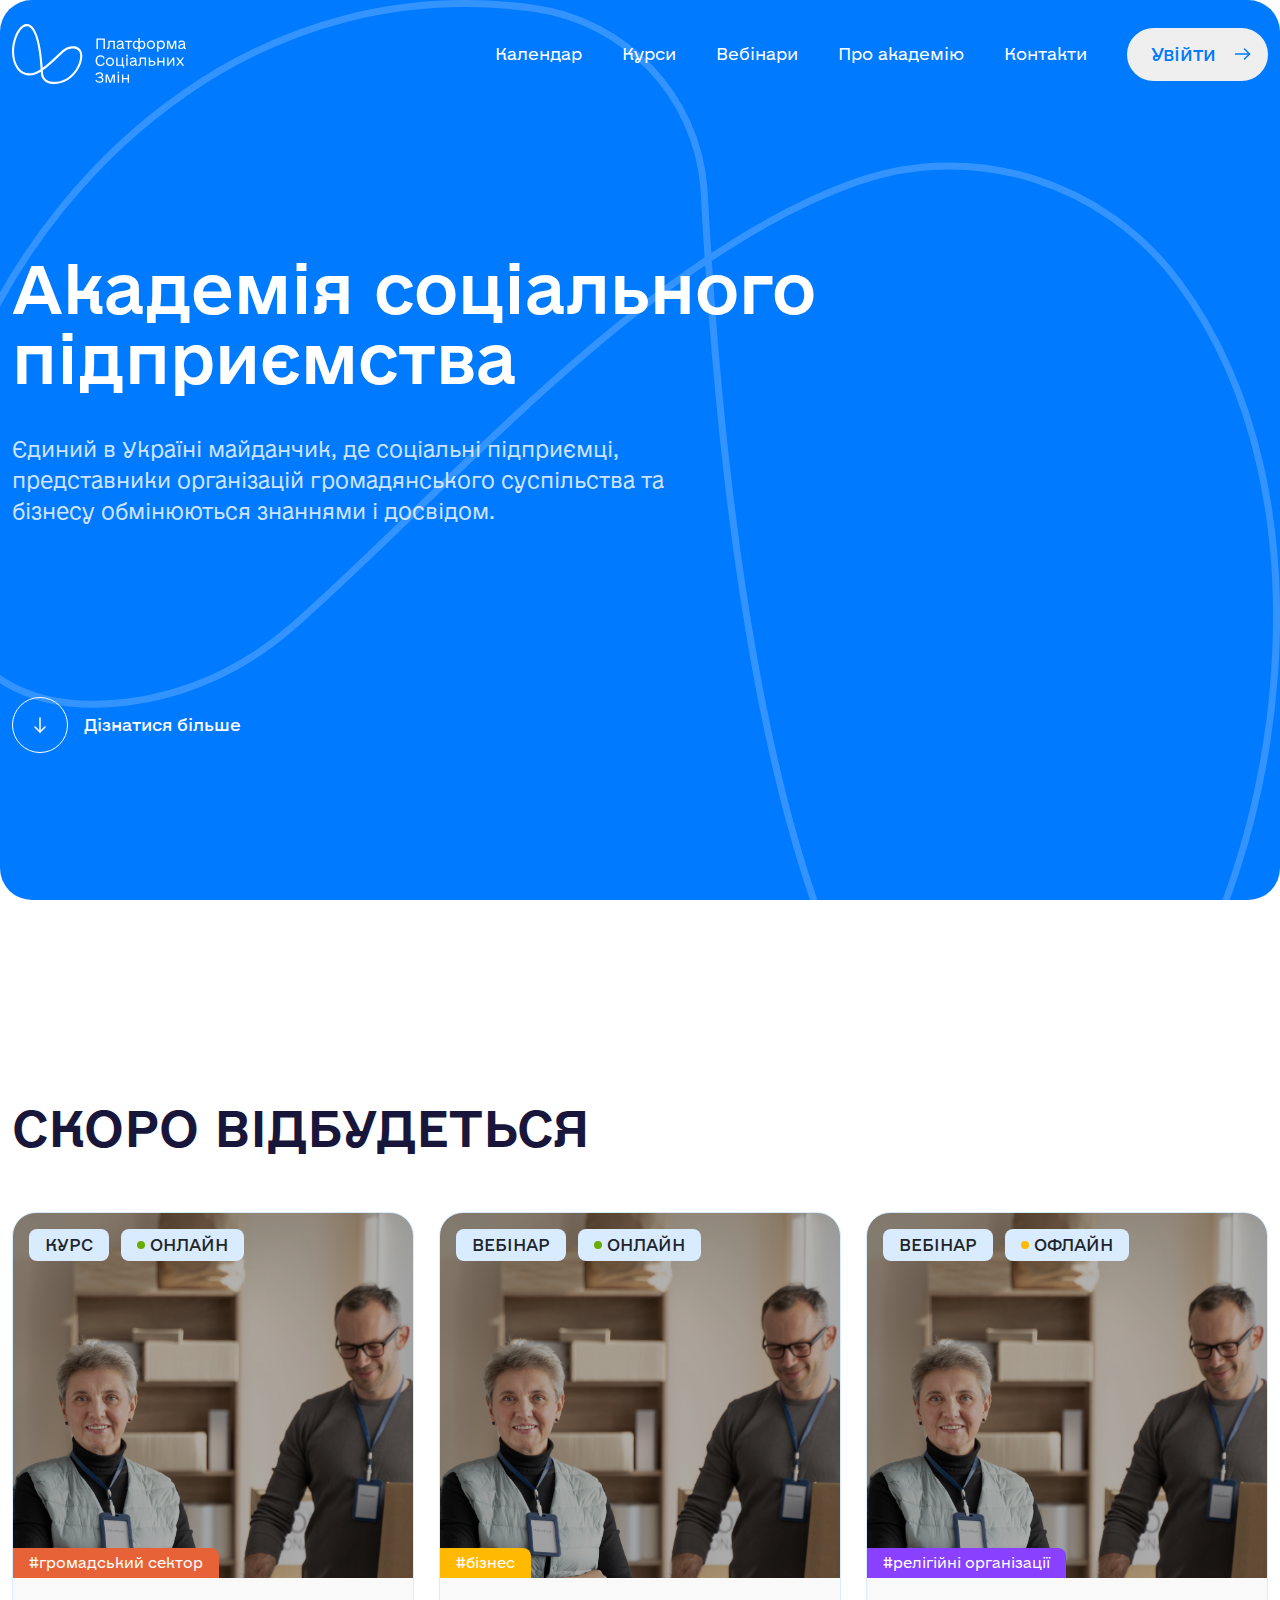
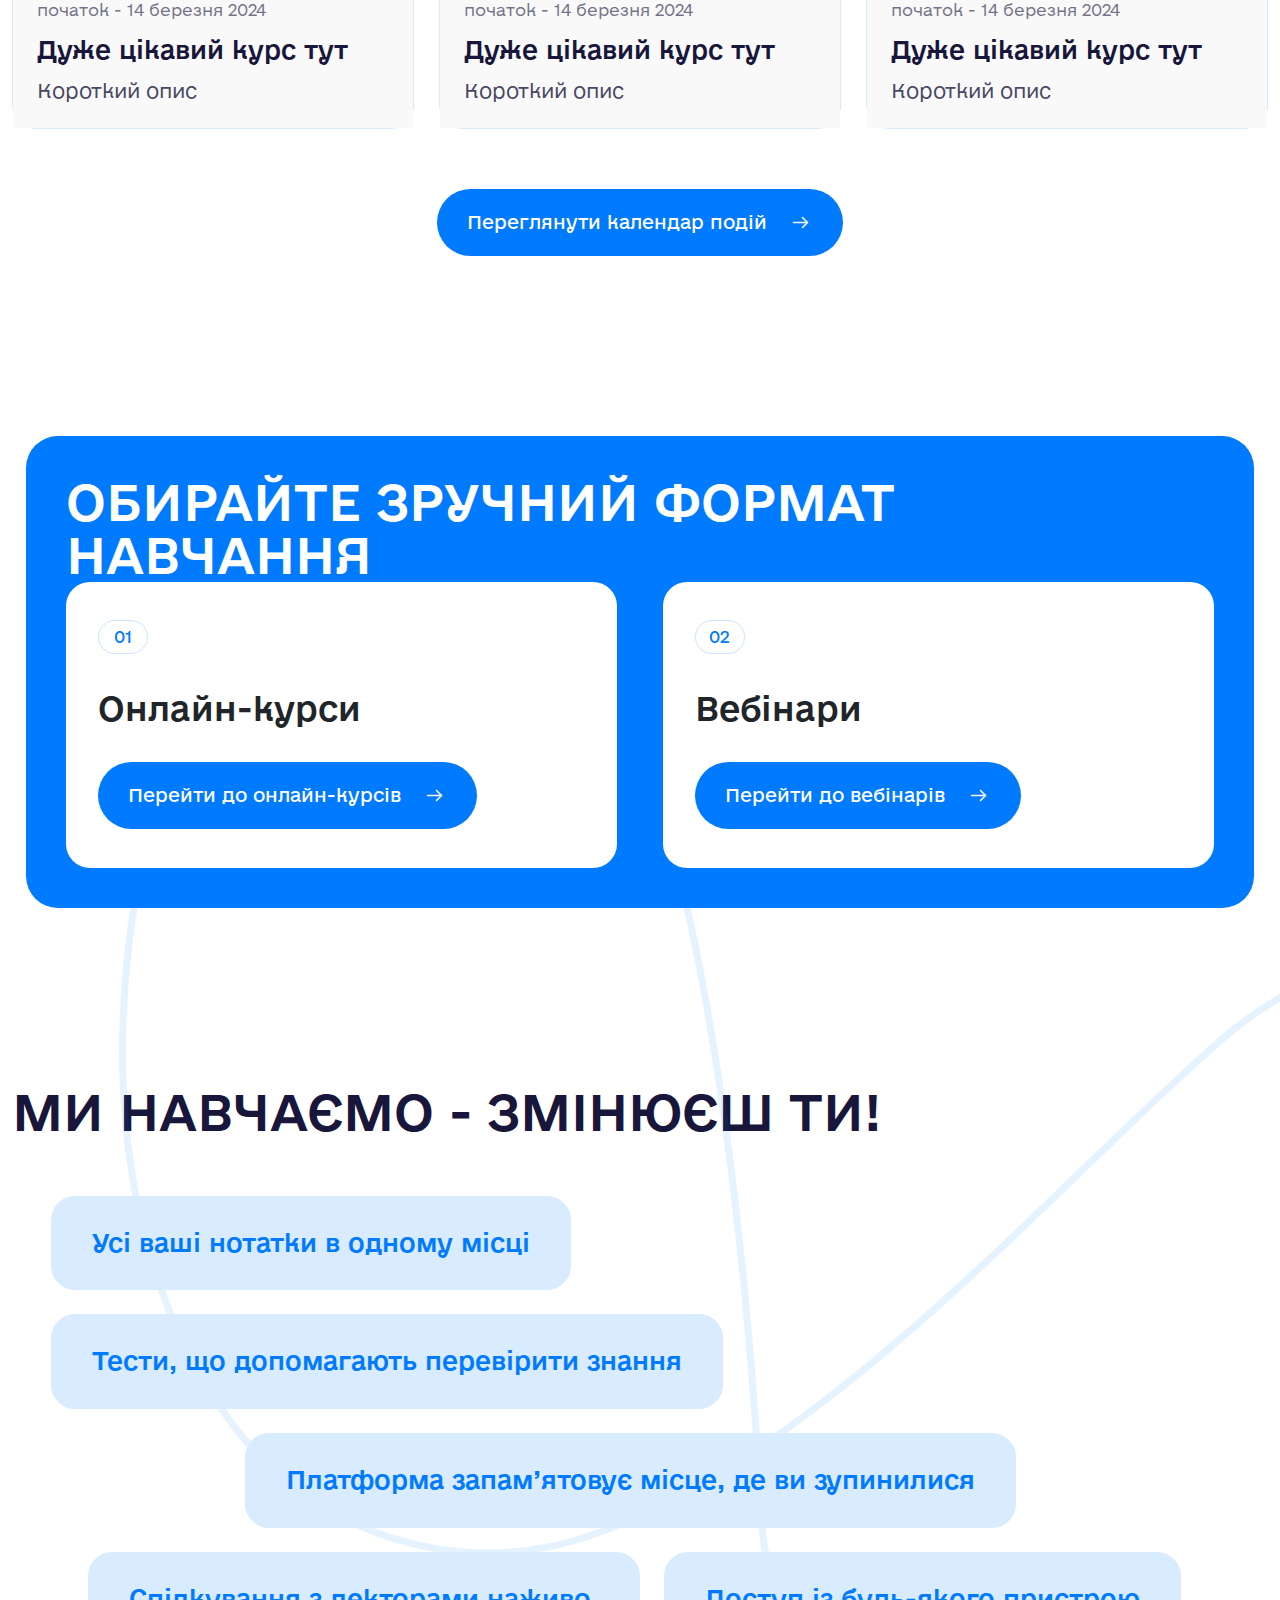
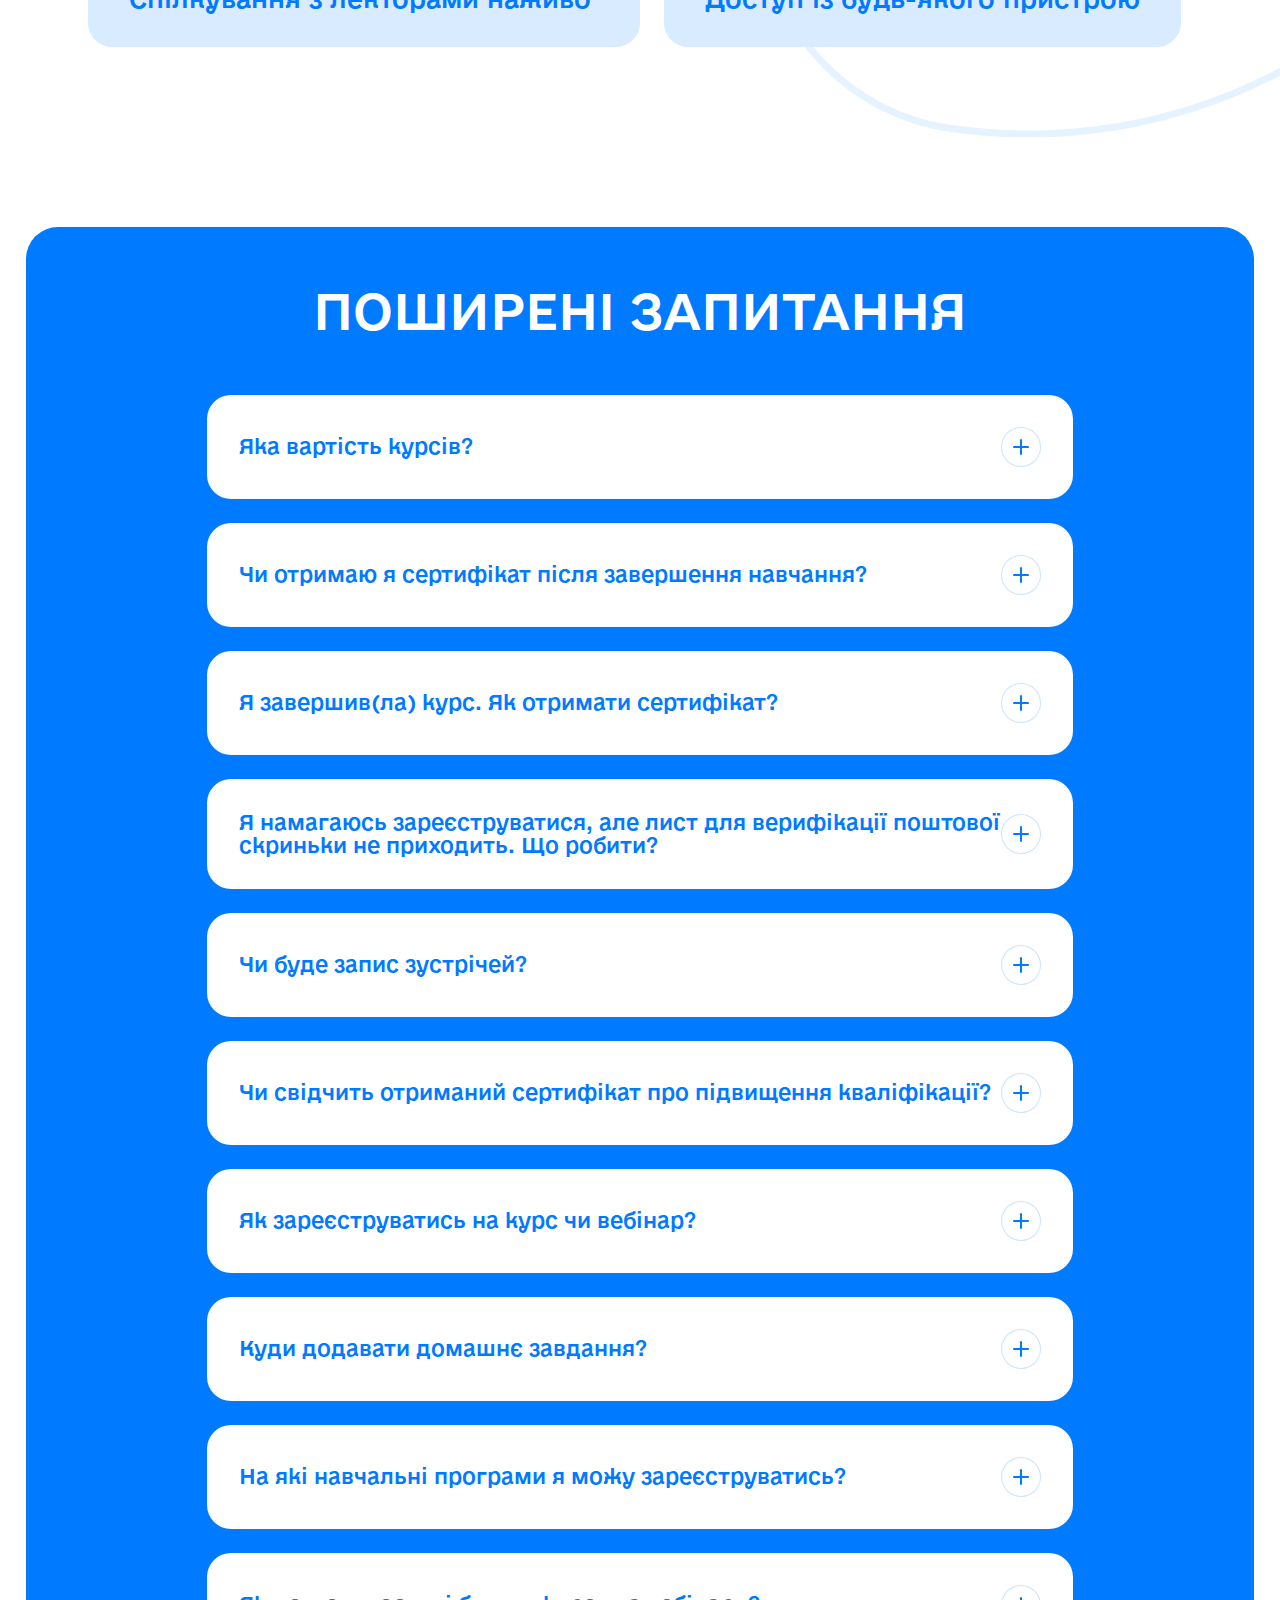
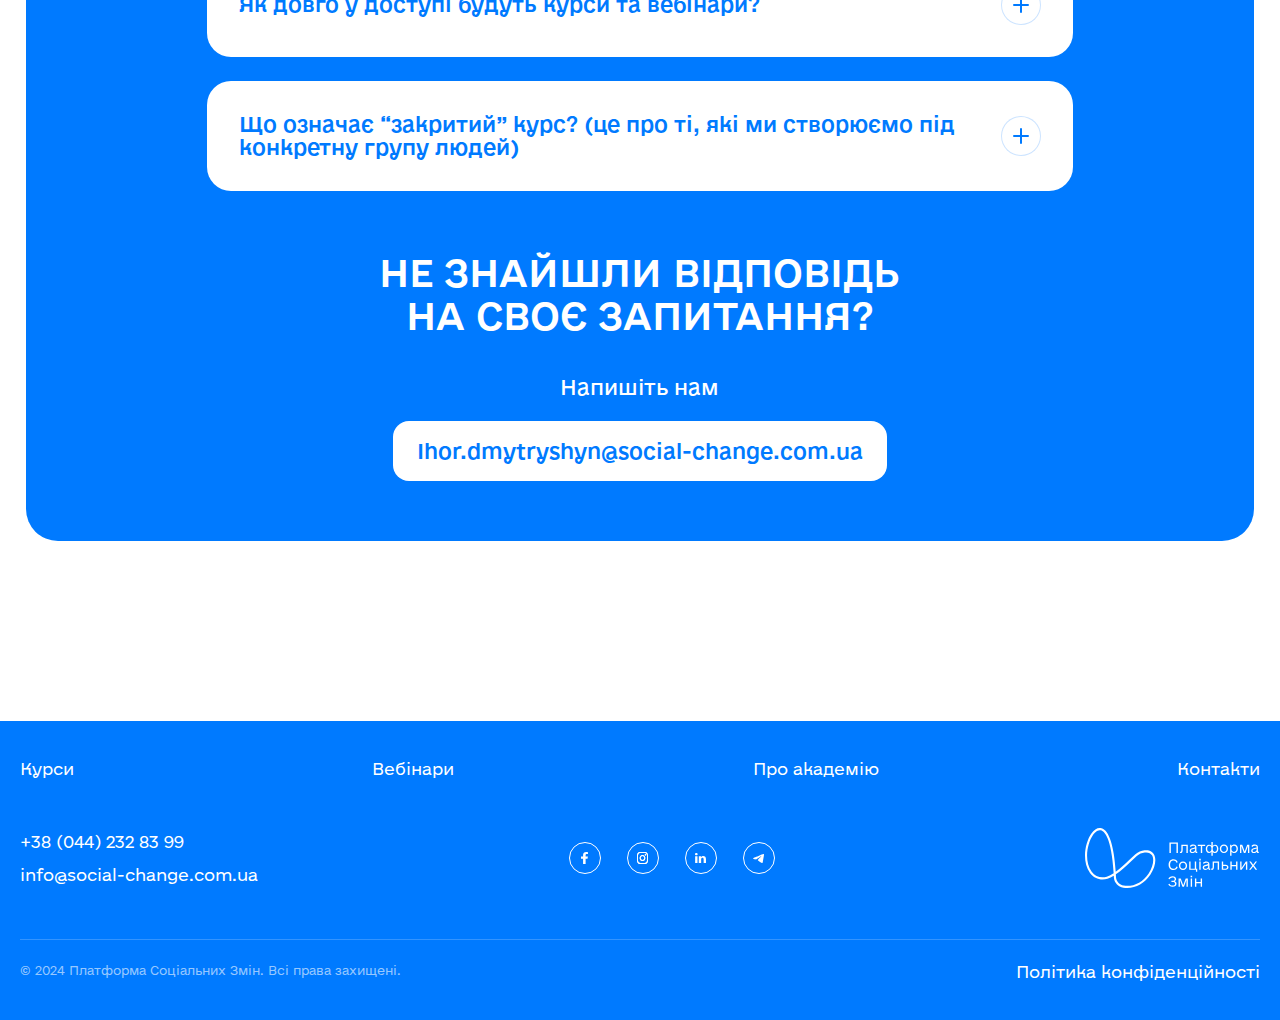
<file: Платформа_соціальних_змін/src/index.html>
<!DOCTYPE html>
<html lang="en">
  <head>
    <meta charset="UTF-8" />
    <meta name="viewport" content="width=device-width, initial-scale=1.0" />
    <link rel="stylesheet" href="css/bootstrap.min.css" />
    <link rel="stylesheet" href="css/bootstrap-grid.min.css" />
    <link rel="stylesheet" href="css/style.css" />

    <title>Платформа соціальних змін</title>
  </head>

  <body>
    <div
      class="modal fade"
      id="exampleModal"
      tabindex="-1"
      aria-labelledby="exampleModalLabel"
      aria-hidden="true"
    >
      <div class="modal-dialog modal-dialog-centered">
        <div class="modal-content">
          <svg
            class="modal-close"
            data-bs-dismiss="modal"
            width="14"
            height="14"
            viewBox="0 0 14 14"
            fill="none"
            xmlns="http://www.w3.org/2000/svg"
          >
            <path
              d="M13 1L1 13M1 1L13 13"
              stroke="white"
              style="stroke: white; stroke-opacity: 1"
              stroke-width="2"
              stroke-linecap="round"
              stroke-linejoin="round"
            />
          </svg>

          <h2 class="modal-title">Вхід</h2>
          <input
            type="email"
            id="exampleFormControlInput1"
            placeholder="E-mail"
          />
          <div class="password-container">
            <input
              type="text"
              class="inputPassword"
              id="inputPassword"
              placeholder="Пароль"
            />
            <span class="toggle-password" onclick="togglePassword()">
              <svg
                width="22"
                height="20"
                viewBox="0 0 22 20"
                fill="none"
                xmlns="http://www.w3.org/2000/svg"
              >
                <path
                  d="M9.74294 3.09232C10.1494 3.03223 10.5686 3 11.0004 3C16.1054 3 19.4553 7.50484 20.5807 9.28682C20.7169 9.5025 20.785 9.61034 20.8231 9.77667C20.8518 9.90159 20.8517 10.0987 20.8231 10.2236C20.7849 10.3899 20.7164 10.4985 20.5792 10.7156C20.2793 11.1901 19.8222 11.8571 19.2165 12.5805M5.72432 4.71504C3.56225 6.1817 2.09445 8.21938 1.42111 9.28528C1.28428 9.50187 1.21587 9.61016 1.17774 9.77648C1.1491 9.9014 1.14909 10.0984 1.17771 10.2234C1.21583 10.3897 1.28393 10.4975 1.42013 10.7132C2.54554 12.4952 5.89541 17 11.0004 17C13.0588 17 14.8319 16.2676 16.2888 15.2766M2.00042 1L20.0004 19M8.8791 7.87868C8.3362 8.42157 8.00042 9.17157 8.00042 10C8.00042 11.6569 9.34356 13 11.0004 13C11.8288 13 12.5788 12.6642 13.1217 12.1213"
                  stroke="#007AFF"
                  style="
                    stroke: #007aff;
                    stroke: color(display-p3 0 0.4784 1);
                    stroke-opacity: 1;
                  "
                  stroke-width="2"
                  stroke-linecap="round"
                  stroke-linejoin="round"
                />
              </svg>
            </span>
          </div>
          <button class="sign_in modal-sign_in">Увійти</button>
          <div class="modal-or">
            <hr class="modal-line" />
            <p>або</p>
            <hr class="modal-line" />
          </div>
          <div class="social-login-buttons">
            <button class="social-button google">
              <svg
                width="24.000000"
                height="24.000000"
                viewBox="0 0 24 24"
                fill="none"
                xmlns="http://www.w3.org/2000/svg"
                xmlns:xlink="http://www.w3.org/1999/xlink"
              >
                <clipPath id="clip403_13230">
                  <rect
                    id="Social icon"
                    rx="0.000000"
                    width="23.500000"
                    height="23.500000"
                    transform="translate(0.250000 0.250000)"
                    fill="white"
                    fill-opacity="0"
                  />
                </clipPath>
                <rect
                  rx="0.000000"
                  width="23.500000"
                  height="23.500000"
                  transform="translate(0.250000 0.250000)"
                  fill="#FFFFFF"
                  fill-opacity="0"
                />
                <g clip-path="url(#clip403_13230)">
                  <path
                    d="M23.76 12.27C23.76 11.46 23.7 10.64 23.55 9.83L12.24 9.83L12.24 14.45L18.72 14.45C18.45 15.94 17.58 17.26 16.32 18.1L16.32 21.1L20.18 21.1C22.46 19.01 23.76 15.92 23.76 12.27Z"
                    fill="#4285F4"
                    fill-opacity="1.000000"
                    fill-rule="nonzero"
                  />
                  <path
                    d="M12.24 24C15.47 24 18.2 22.93 20.19 21.1L16.32 18.1C15.25 18.83 13.86 19.25 12.24 19.25C9.11 19.25 6.45 17.13 5.5 14.3L1.51 14.3L1.51 17.39C3.55 21.44 7.7 24 12.24 24Z"
                    fill="#34A853"
                    fill-opacity="1.000000"
                    fill-rule="nonzero"
                  />
                  <path
                    d="M5.5 14.3C4.99 12.8 4.99 11.19 5.5 9.7L5.5 6.61L1.51 6.61C-0.19 10 -0.19 14 1.51 17.39L5.5 14.3Z"
                    fill="#FBBC04"
                    fill-opacity="1.000000"
                    fill-rule="nonzero"
                  />
                  <path
                    d="M12.24 4.74C13.95 4.72 15.6 5.36 16.84 6.54L20.26 3.12C18.1 1.08 15.22 -0.04 12.24 0C7.7 0 3.55 2.55 1.51 6.61L5.5 9.7C6.45 6.86 9.1 4.74 12.24 4.74Z"
                    fill="#EA4335"
                    fill-opacity="1.000000"
                    fill-rule="nonzero"
                  />
                </g>
              </svg>
              Вхід через Google
            </button>
            <button class="social-button facebook">
              <svg
                width="24"
                height="24"
                viewBox="0 0 24 24"
                fill="none"
                xmlns="http://www.w3.org/2000/svg"
              >
                <g clip-path="url(#clip0_403_13233)">
                  <path
                    d="M24 12C24 5.37258 18.6274 0 12 0C5.37258 0 0 5.37258 0 12C0 17.9895 4.3882 22.954 10.125 23.8542V15.4688H7.07812V12H10.125V9.35625C10.125 6.34875 11.9166 4.6875 14.6576 4.6875C15.9701 4.6875 17.3438 4.92188 17.3438 4.92188V7.875H15.8306C14.34 7.875 13.875 8.80008 13.875 9.75V12H17.2031L16.6711 15.4688H13.875V23.8542C19.6118 22.954 24 17.9895 24 12Z"
                    fill="#1877F2"
                    style="
                      fill: #1877f2;
                      fill: color(display-p3 0.0941 0.4667 0.949);
                      fill-opacity: 1;
                    "
                  />
                  <path
                    d="M16.6711 15.4688L17.2031 12H13.875V9.75C13.875 8.80102 14.34 7.875 15.8306 7.875H17.3438V4.92188C17.3438 4.92188 15.9705 4.6875 14.6576 4.6875C11.9166 4.6875 10.125 6.34875 10.125 9.35625V12H7.07812V15.4688H10.125V23.8542C11.3674 24.0486 12.6326 24.0486 13.875 23.8542V15.4688H16.6711Z"
                    fill="white"
                    style="fill: white; fill-opacity: 1"
                  />
                </g>
                <defs>
                  <clipPath id="clip0_403_13233">
                    <rect
                      width="24"
                      height="24"
                      fill="white"
                      style="fill: white; fill-opacity: 1"
                    />
                  </clipPath>
                </defs>
              </svg>
              Вхід через Facebook
            </button>
          </div>
          <p class="modal-to-registration">
            У вас ще немає аккаунта?
            <button
              class="registration"
              data-bs-toggle="modal"
              data-bs-target="#RegistrationModal"
            >
              Зареєструватися
            </button>
          </p>
        </div>
      </div>
    </div>
    <div
      class="modal fade"
      id="RegistrationModal"
      tabindex="-1"
      aria-labelledby="exampleModalLabel"
      aria-hidden="true"
    >
      <div class="modal-dialog modal-dialog-centered">
        <div class="modal-content">
          <svg
            class="modal-close"
            data-bs-dismiss="modal"
            width="14"
            height="14"
            viewBox="0 0 14 14"
            fill="none"
            xmlns="http://www.w3.org/2000/svg"
          >
            <path
              d="M13 1L1 13M1 1L13 13"
              stroke="white"
              style="stroke: white; stroke-opacity: 1"
              stroke-width="2"
              stroke-linecap="round"
              stroke-linejoin="round"
            />
          </svg>
          <h2 class="modal-title">Реєстрація</h2>
          <div class="social-login-buttons">
            <button class="social-button google">
              <svg
                width="24.000000"
                height="24.000000"
                viewBox="0 0 24 24"
                fill="none"
                xmlns="http://www.w3.org/2000/svg"
                xmlns:xlink="http://www.w3.org/1999/xlink"
              >
                <clipPath id="clip403_13230">
                  <rect
                    id="Social icon"
                    rx="0.000000"
                    width="23.500000"
                    height="23.500000"
                    transform="translate(0.250000 0.250000)"
                    fill="white"
                    fill-opacity="0"
                  />
                </clipPath>
                <rect
                  rx="0.000000"
                  width="23.500000"
                  height="23.500000"
                  transform="translate(0.250000 0.250000)"
                  fill="#FFFFFF"
                  fill-opacity="0"
                />
                <g clip-path="url(#clip403_13230)">
                  <path
                    d="M23.76 12.27C23.76 11.46 23.7 10.64 23.55 9.83L12.24 9.83L12.24 14.45L18.72 14.45C18.45 15.94 17.58 17.26 16.32 18.1L16.32 21.1L20.18 21.1C22.46 19.01 23.76 15.92 23.76 12.27Z"
                    fill="#4285F4"
                    fill-opacity="1.000000"
                    fill-rule="nonzero"
                  />
                  <path
                    d="M12.24 24C15.47 24 18.2 22.93 20.19 21.1L16.32 18.1C15.25 18.83 13.86 19.25 12.24 19.25C9.11 19.25 6.45 17.13 5.5 14.3L1.51 14.3L1.51 17.39C3.55 21.44 7.7 24 12.24 24Z"
                    fill="#34A853"
                    fill-opacity="1.000000"
                    fill-rule="nonzero"
                  />
                  <path
                    d="M5.5 14.3C4.99 12.8 4.99 11.19 5.5 9.7L5.5 6.61L1.51 6.61C-0.19 10 -0.19 14 1.51 17.39L5.5 14.3Z"
                    fill="#FBBC04"
                    fill-opacity="1.000000"
                    fill-rule="nonzero"
                  />
                  <path
                    d="M12.24 4.74C13.95 4.72 15.6 5.36 16.84 6.54L20.26 3.12C18.1 1.08 15.22 -0.04 12.24 0C7.7 0 3.55 2.55 1.51 6.61L5.5 9.7C6.45 6.86 9.1 4.74 12.24 4.74Z"
                    fill="#EA4335"
                    fill-opacity="1.000000"
                    fill-rule="nonzero"
                  />
                </g>
              </svg>
              Вхід через Google
            </button>
            <button class="social-button facebook">
              <svg
                width="24"
                height="24"
                viewBox="0 0 24 24"
                fill="none"
                xmlns="http://www.w3.org/2000/svg"
              >
                <g clip-path="url(#clip0_403_13233)">
                  <path
                    d="M24 12C24 5.37258 18.6274 0 12 0C5.37258 0 0 5.37258 0 12C0 17.9895 4.3882 22.954 10.125 23.8542V15.4688H7.07812V12H10.125V9.35625C10.125 6.34875 11.9166 4.6875 14.6576 4.6875C15.9701 4.6875 17.3438 4.92188 17.3438 4.92188V7.875H15.8306C14.34 7.875 13.875 8.80008 13.875 9.75V12H17.2031L16.6711 15.4688H13.875V23.8542C19.6118 22.954 24 17.9895 24 12Z"
                    fill="#1877F2"
                    style="
                      fill: #1877f2;
                      fill: color(display-p3 0.0941 0.4667 0.949);
                      fill-opacity: 1;
                    "
                  />
                  <path
                    d="M16.6711 15.4688L17.2031 12H13.875V9.75C13.875 8.80102 14.34 7.875 15.8306 7.875H17.3438V4.92188C17.3438 4.92188 15.9705 4.6875 14.6576 4.6875C11.9166 4.6875 10.125 6.34875 10.125 9.35625V12H7.07812V15.4688H10.125V23.8542C11.3674 24.0486 12.6326 24.0486 13.875 23.8542V15.4688H16.6711Z"
                    fill="white"
                    style="fill: white; fill-opacity: 1"
                  />
                </g>
                <defs>
                  <clipPath id="clip0_403_13233">
                    <rect
                      width="24"
                      height="24"
                      fill="white"
                      style="fill: white; fill-opacity: 1"
                    />
                  </clipPath>
                </defs>
              </svg>
              Вхід через Facebook
            </button>
          </div>
          <div class="modal-or">
            <hr class="modal-line" />
            <p>або</p>
            <hr class="modal-line" />
          </div>
          <input type="text" id="inputName" placeholder="І'мя" />
          <input type="text" id="inputSurname" placeholder="Прізвище" />
          <input
            type="tel"
            id="inputNumber"
            placeholder="Телефон"
            pattern="^\+380\s\(\d{2}\)\s\d{3}-\d{2}-\d{2}$"
          />
          <input
            type="email"
            id="exampleFormControlInput2"
            placeholder="E-mail"
          />

          <div class="password-container">
            <input
              type="password"
              class="inputPassword"
              id="inputPassword2"
              placeholder="Пароль"
            />
            <span class="toggle-password" onclick="togglePassword()">
              <svg
                width="22"
                height="20"
                viewBox="0 0 22 20"
                fill="none"
                xmlns="http://www.w3.org/2000/svg"
              >
                <path
                  d="M9.74294 3.09232C10.1494 3.03223 10.5686 3 11.0004 3C16.1054 3 19.4553 7.50484 20.5807 9.28682C20.7169 9.5025 20.785 9.61034 20.8231 9.77667C20.8518 9.90159 20.8517 10.0987 20.8231 10.2236C20.7849 10.3899 20.7164 10.4985 20.5792 10.7156C20.2793 11.1901 19.8222 11.8571 19.2165 12.5805M5.72432 4.71504C3.56225 6.1817 2.09445 8.21938 1.42111 9.28528C1.28428 9.50187 1.21587 9.61016 1.17774 9.77648C1.1491 9.9014 1.14909 10.0984 1.17771 10.2234C1.21583 10.3897 1.28393 10.4975 1.42013 10.7132C2.54554 12.4952 5.89541 17 11.0004 17C13.0588 17 14.8319 16.2676 16.2888 15.2766M2.00042 1L20.0004 19M8.8791 7.87868C8.3362 8.42157 8.00042 9.17157 8.00042 10C8.00042 11.6569 9.34356 13 11.0004 13C11.8288 13 12.5788 12.6642 13.1217 12.1213"
                  stroke="#007AFF"
                  style="
                    stroke: #007aff;
                    stroke: color(display-p3 0 0.4784 1);
                    stroke-opacity: 1;
                  "
                  stroke-width="2"
                  stroke-linecap="round"
                  stroke-linejoin="round"
                />
              </svg>
            </span>
          </div>
          <div class="password-container">
            <input
              type="password"
              class="inputPassword"
              id="confirmPassword"
              aria-describedby="passwordHelpBlock"
              placeholder="Підтвердіть пароль"
            />
            <span class="toggle-password" onclick="togglePassword()">
              <svg
                width="22"
                height="20"
                viewBox="0 0 22 20"
                fill="none"
                xmlns="http://www.w3.org/2000/svg"
              >
                <path
                  d="M9.74294 3.09232C10.1494 3.03223 10.5686 3 11.0004 3C16.1054 3 19.4553 7.50484 20.5807 9.28682C20.7169 9.5025 20.785 9.61034 20.8231 9.77667C20.8518 9.90159 20.8517 10.0987 20.8231 10.2236C20.7849 10.3899 20.7164 10.4985 20.5792 10.7156C20.2793 11.1901 19.8222 11.8571 19.2165 12.5805M5.72432 4.71504C3.56225 6.1817 2.09445 8.21938 1.42111 9.28528C1.28428 9.50187 1.21587 9.61016 1.17774 9.77648C1.1491 9.9014 1.14909 10.0984 1.17771 10.2234C1.21583 10.3897 1.28393 10.4975 1.42013 10.7132C2.54554 12.4952 5.89541 17 11.0004 17C13.0588 17 14.8319 16.2676 16.2888 15.2766M2.00042 1L20.0004 19M8.8791 7.87868C8.3362 8.42157 8.00042 9.17157 8.00042 10C8.00042 11.6569 9.34356 13 11.0004 13C11.8288 13 12.5788 12.6642 13.1217 12.1213"
                  stroke="#007AFF"
                  style="
                    stroke: #007aff;
                    stroke: color(display-p3 0 0.4784 1);
                    stroke-opacity: 1;
                  "
                  stroke-width="2"
                  stroke-linecap="round"
                  stroke-linejoin="round"
                />
              </svg>
            </span>
          </div>

          <label>
            <input class="real-checkbox" type="checkbox" id="confirmDog" />
            <span class="custom-checkbox"></span>
            Я примаю <a href="confident.html"> Договір публічної оферти</a>
          </label>
          <!-- ТУТ КАПЧА -->
          <button class="sign_in modal-sign_in">Зареєструватися</button>
          <p class="modal-to-registration">
            У вас є аккаунт?
            <button
              class="registration"
              data-bs-toggle="modal"
              data-bs-target="#exampleModal"
            >
              Увійти
            </button>
          </p>
        </div>
      </div>
    </div>
    <section class="start-section blue-block">
      <svg
        class="start-section__backround-svg"
        width="1350.103516"
        height="1135.166138"
        viewBox="0 0 1350.1 1135.17"
        fill="none"
        xmlns="http://www.w3.org/2000/svg"
        xmlns:xlink="http://www.w3.org/1999/xlink"
      >
        <desc>Created with Pixso.</desc>
        <defs />
        <g opacity="0.200000" style="mix-blend-mode: normal">
          <path
            id="Vector"
            d="M927.92 181.4C715.74 255.01 507.96 500.26 361.81 627.18C314.51 668.26 256.35 695.5 194.1 702.45C-203.98 746.95 64.63 -65.1 603.43 8.2C695.18 20.68 766.73 95.76 773.88 188.14C774.09 190.92 774.28 193.75 774.44 196.62C784.73 383.98 802.17 538.08 824.7 663.29C1015.18 1721.9 1569.62 714.85 1248.56 282.02L1248.56 282.01C1174.69 182.42 1045.02 140.77 927.92 181.4Z"
            stroke="#FFFFFF"
            stroke-opacity="1.000000"
            stroke-width="7.000000"
          />
        </g>
      </svg>
      <div class="container start-section__container">
        <header class="start-section__header header">
          <a class="start-section__icon icon" href="index.html"
            ><img class="icon__img" src="icons/logo-white.svg" alt="" />
          </a>
          <nav class="start__nav nav-menu">
            <ul class="nav-menu__list back">
              <li class="nav-menu__list-item">
                <a href="calendar.html">Календар</a>
              </li>
              <li class="nav-menu__list-item">
                <a href="courses.html">Курси</a>
              </li>
              <li class="nav-menu__list-item">
                <a href="webinars.html">Вебінари</a>
              </li>
              <li class="nav-menu__list-item">
                <a href="about.html">Про академію</a>
              </li>
              <li class="nav-menu__list-item">
                <a href="contacts.html">Контакти</a>
              </li>
              <li class="nav-menu__list-item">
                <button
                  class="sign_in"
                  data-bs-toggle="modal"
                  data-bs-target="#exampleModal"
                >
                  Увійти
                  <img src="icons/right-blue.svg" alt="" />
                </button>
              </li>
            </ul>
          </nav>
          <div class="burger-menu">
            <span></span>
            <span></span>
            <span></span>
          </div>
        </header>
        <div class="start-section__text">
          <h2 class="start-section__title title_white">
            Академія соціального <br />підприємства
          </h2>
          <div class="start-section__p">
            Єдиний в Україні майданчик, де соціальні підприємці,<br />представники
            організацій громадянського суспільства та<br />бізнесу обмінюються
            знаннями і досвідом.
          </div>
        </div>
        <a
          href="#main-second-section"
          class="start-section__more-info more-info"
        >
          <div class="more-info__circle circle">
            <img src="img/Arrow, Download, Save, Upload.svg" alt="" srcset="" />
          </div>
          <p class="more-info__text">Дізнатися більше</p>
        </a>
      </div>
    </section>
    <section id="main-second-section" class="second-section">
      <div class="second-section__container container">
        <h2 class="second-section__title title-black">СКОРО ВІДБУДЕТЬСЯ</h2>
        <div class="second-section__soon-events">
          <div class="event-card">
            <div class="event-card__top">
              <div class="event-card__course">
                <p>КУРС</p>
              </div>
              <div class="event-card__online">
                <div class="event-card__dot dot dot_green"></div>
                <p>ОНЛАЙН</p>
              </div>
            </div>
            <div class="event-card__bottom">
              <div class="event-card__hashtag grom">
                <p>#громадський сектор</p>
              </div>
            </div>
            <a class="event-card__subtext" href="card.html">
              <p class="event-card__date">початок - 14 березня 2024</p>
              <h3 class="event-card__course-title">Дуже цікавий курс тут</h3>
              <p class="event-card__description">Короткий опис</p>
            </a>
          </div>
          <div class="event-card">
            <div class="event-card__top">
              <div class="event-card__course">
                <p>ВЕБІНАР</p>
              </div>
              <div class="event-card__online">
                <div class="event-card__dot dot dot_green"></div>
                <p>ОНЛАЙН</p>
              </div>
            </div>
            <div class="event-card__bottom">
              <div class="event-card__hashtag bus">
                <p>#бізнес</p>
              </div>
            </div>
            <a class="event-card__subtext" href="card.html">
              <p class="event-card__date">початок - 14 березня 2024</p>
              <h3 class="event-card__course-title">Дуже цікавий курс тут</h3>
              <p class="event-card__description">Короткий опис</p>
            </a>
          </div>
          <div class="event-card">
            <div class="event-card__top">
              <div class="event-card__course">
                <p>ВЕБІНАР</p>
              </div>
              <div class="event-card__online">
                <div class="event-card__dot dot dot_red"></div>
                <p>ОФЛАЙН</p>
              </div>
            </div>
            <div class="event-card__bottom">
              <div class="event-card__hashtag rel">
                <p>#релігійні організації</p>
              </div>
            </div>
            <a class="event-card__subtext" href="card.html">
              <p class="event-card__date">початок - 14 березня 2024</p>
              <h3 class="event-card__course-title">Дуже цікавий курс тут</h3>
              <p class="event-card__description">Короткий опис</p>
            </a>
          </div>
        </div>

        <a class="second-section__to-events to-button" href="calendar.html">
          Переглянути календар подій
          <svg
            width="25"
            height="25"
            viewBox="0 0 25 25"
            fill="none"
            xmlns="http://www.w3.org/2000/svg"
          >
            <path
              d="M19.5 12.5H5.5"
              stroke="white"
              style="stroke: white; stroke-opacity: 1"
              stroke-width="1.5"
              stroke-linecap="round"
              stroke-linejoin="round"
            />
            <path
              d="M14.498 7.49898L19.499 12.5L14.498 17.501"
              stroke="white"
              style="stroke: white; stroke-opacity: 1"
              stroke-width="1.5"
              stroke-linecap="round"
              stroke-linejoin="round"
            />
          </svg>
        </a>
      </div>
    </section>
    <section class="third-section blue-block">
      <div class="third-section__container container">
        <h2 class="third-section__title title_white">
          ОБИРАЙТЕ ЗРУЧНИЙ ФОРМАТ НАВЧАННЯ
        </h2>
        <div class="third-section__course-vebinars course-vebinars">
          <div class="course-vebinars__course-vebinar">
            <div class="course-vebinars__number">01</div>
            <h2 class="course-vebinars__title">Онлайн-курси</h2>
            <div>
              <a class="course-vebinars__button to-button" href="courses.html">
                Перейти до онлайн-курсів
                <svg
                  width="25"
                  height="25"
                  viewBox="0 0 25 25"
                  fill="none"
                  xmlns="http://www.w3.org/2000/svg"
                >
                  <path
                    d="M19.5 12.5H5.5"
                    stroke="white"
                    style="stroke: white; stroke-opacity: 1"
                    stroke-width="1.5"
                    stroke-linecap="round"
                    stroke-linejoin="round"
                  />
                  <path
                    d="M14.498 7.49898L19.499 12.5L14.498 17.501"
                    stroke="white"
                    style="stroke: white; stroke-opacity: 1"
                    stroke-width="1.5"
                    stroke-linecap="round"
                    stroke-linejoin="round"
                  />
                </svg>
              </a>
            </div>
          </div>
          <div class="course-vebinars__course-vebinar">
            <div class="course-vebinars__number">02</div>
            <h2 class="course-vebinars__title">Вебінари</h2>
            <a class="course-vebinars__button to-button" href="webinars.html">
              Перейти до вебінарів
              <svg
                width="25"
                height="25"
                viewBox="0 0 25 25"
                fill="none"
                xmlns="http://www.w3.org/2000/svg"
              >
                <path
                  d="M19.5 12.5H5.5"
                  stroke="white"
                  style="stroke: white; stroke-opacity: 1"
                  stroke-width="1.5"
                  stroke-linecap="round"
                  stroke-linejoin="round"
                />
                <path
                  d="M14.498 7.49898L19.499 12.5L14.498 17.501"
                  stroke="white"
                  style="stroke: white; stroke-opacity: 1"
                  stroke-width="1.5"
                  stroke-linecap="round"
                  stroke-linejoin="round"
                />
              </svg>
            </a>
          </div>
        </div>
      </div>
    </section>
    <section class="fourth-section">
      <div class="fourth-section__container container">
        <svg
          class="fourth-section__background"
          width="1507.041016"
          height="1264.575806"
          viewBox="0 0 1507.04 1264.58"
          fill="none"
          xmlns="http://www.w3.org/2000/svg"
          xmlns:xlink="http://www.w3.org/1999/xlink"
        >
          <desc>Created with Pixso.</desc>
          <defs />
          <g opacity="0.100000">
            <path
              id="Vector"
              d="M471.1 1062.76C708.07 980.69 940.13 707.31 1103.35 565.83C1156.18 520.04 1221.15 489.67 1290.66 481.92C1735.27 432.34 1435.26 1337.54 833.5 1255.82C731.04 1241.92 651.12 1158.23 643.14 1055.25C642.9 1052.15 642.69 1049 642.52 1045.8C631.02 836.94 611.54 665.16 586.38 525.59C373.65 -654.45 -245.58 468.12 112.98 950.6C195.48 1061.62 340.32 1108.05 471.1 1062.76Z"
              stroke="#007CFF"
              stroke-opacity="1.000000"
              stroke-width="7.000000"
              stroke-linejoin="round"
            />
          </g>
        </svg>

        <h2 class="fourth-section__title title-black">
          МИ НАВЧАЄМО - ЗМІНЮЄШ ТИ!
        </h2>
        <div class="fourth-section__notion">
          <div class="fourth-section__note note">
            <p>Усі ваші нотатки в одному місці</p>
          </div>
          <div class="fourth-section__note note">
            <p>Тести, що допомагають перевірити знання</p>
          </div>
          <div class="fourth-section__note note">
            <p>Платформа запам’ятовує місце, де ви зупинилися</p>
          </div>
          <div class="fourth-section__note note">
            <p>Спілкування з лекторами наживо </p>
          </div>
          <div class="fourth-section__note note">
            <p>Доступ із будь-якого пристрою</p>
          </div>
        </div>
      </div>
    </section>
    <section class="question-section blue-block">
      <div class="question-section__container container">
        <h2 class="question-section__title title_white">ПОШИРЕНІ ЗАПИТАННЯ</h2>
        <div class="question-section__accordions">
          <div class="accordion-item">
            <h2 class="accordion-header">
              <button
                class="accordion-button collapsed"
                type="button"
                data-bs-toggle="collapse"
                data-bs-target="#collapseOne"
                aria-expanded="true"
                aria-controls="collapseOne"
              >
                Яка вартість курсів? 
              </button>
            </h2>
            <div
              id="collapseOne"
              class="accordion-collapse collapse"
              data-bs-parent="#accordionExample"
            >
              <div class="accordion-body">
                Усі курси на платформі – безкоштовні. За бажанням ви можете
                підтримати наш проєкт.
              </div>
            </div>
          </div>
          <div class="accordion-item">
            <h2 class="accordion-header">
              <button
                class="accordion-button collapsed"
                type="button"
                data-bs-toggle="collapse"
                data-bs-target="#collapseTwo"
                aria-expanded="false"
                aria-controls="collapseTwo"
              >
                Чи отримаю я сертифікат після завершення навчання?
              </button>
            </h2>
            <div
              id="collapseTwo"
              class="accordion-collapse collapse"
              data-bs-parent="#accordionExample"
            >
              <div class="accordion-body">
                Ви зможете отримати сертифікат за умови, якщо виконали
                щонайменше 70% завдань курсу.
              </div>
            </div>
          </div>
          <div class="accordion-item">
            <h2 class="accordion-header">
              <button
                class="accordion-button collapsed"
                type="button"
                data-bs-toggle="collapse"
                data-bs-target="#collapseThree"
                aria-expanded="false"
                aria-controls="collapseThree"
              >
                Я завершив(ла) курс. Як отримати сертифікат?
              </button>
            </h2>
            <div
              id="collapseThree"
              class="accordion-collapse collapse"
              data-bs-parent="#accordionExample"
            >
              <div class="accordion-body">
                Після завершення курсу та виконання не менше 70% завдань курсу
                ви можете скачати сертифікат у вашому кабінеті.
              </div>
            </div>
          </div>
          <div class="accordion-item">
            <h2 class="accordion-header">
              <button
                class="accordion-button collapsed"
                type="button"
                data-bs-toggle="collapse"
                data-bs-target="#collapseFourth"
                aria-expanded="false"
                aria-controls="collapseThree"
              >
                Я намагаюсь зареєструватися, але лист для верифікації поштової
                скриньки не приходить. Що робити?
              </button>
            </h2>
            <div
              id="collapseFourth"
              class="accordion-collapse collapse"
              data-bs-parent="#accordionExample"
            >
              <div class="accordion-body">
                Лист про реєстрацію може прийти із затримкою. Крім того, він
                може потрапити до папок «небажаної пошти», у «спам», до вкладки
                «реклама» тощо. Зачекайте 15 хвилин. Якщо лист не прийшов,
                спробуйте пройти реєстрацію ще раз.
              </div>
            </div>
          </div>
          <div class="accordion-item">
            <h2 class="accordion-header">
              <button
                class="accordion-button collapsed"
                type="button"
                data-bs-toggle="collapse"
                data-bs-target="#fifth"
                aria-expanded="false"
                aria-controls="collapseThree"
              >
                Чи буде запис зустрічей?
              </button>
            </h2>
            <div
              id="fifth"
              class="accordion-collapse collapse"
              data-bs-parent="#accordionExample"
            >
              <div class="accordion-body">
                Кожен вебінар та курс записується. Якщо ви ще не бачите
                відеозапис, то він перебуває на опрацюванні.
              </div>
            </div>
          </div>
          <div class="accordion-item">
            <h2 class="accordion-header">
              <button
                class="accordion-button collapsed"
                type="button"
                data-bs-toggle="collapse"
                data-bs-target="#sixth"
                aria-expanded="false"
                aria-controls="collapseThree"
              >
                Чи свідчить отриманий сертифікат про підвищення кваліфікації?
              </button>
            </h2>
            <div
              id="sixth"
              class="accordion-collapse collapse"
              data-bs-parent="#accordionExample"
            >
              <div class="accordion-body">
                Сертифікат засвідчує, що ви завершили навчальний курс.
              </div>
            </div>
          </div>
          <div class="accordion-item">
            <h2 class="accordion-header">
              <button
                class="accordion-button collapsed"
                type="button"
                data-bs-toggle="collapse"
                data-bs-target="#seventh"
                aria-expanded="false"
                aria-controls="collapseThree"
              >
                Як зареєструватись на курс чи вебінар?
              </button>
            </h2>
            <div
              id="seventh"
              class="accordion-collapse collapse"
              data-bs-parent="#accordionExample"
            >
              <div class="accordion-body">
                Щоб зареєструватись на курс чи вебінар потрібно спочатку
                зареєструватись на онлайн-платформі. Після чого у вас з’явиться
                можливість додавати у кабінет бажані курси чи вебінари.
              </div>
            </div>
          </div>
          <div class="accordion-item">
            <h2 class="accordion-header">
              <button
                class="accordion-button collapsed"
                type="button"
                data-bs-toggle="collapse"
                data-bs-target="#eight"
                aria-expanded="false"
                aria-controls="collapseThree"
              >
                Куди додавати домашнє завдання?
              </button>
            </h2>
            <div
              id="eight"
              class="accordion-collapse collapse"
              data-bs-parent="#accordionExample"
            >
              <div class="accordion-body">
                Якщо ви навчаєтесь на курсі, у вас є можливість виконувати
                практичні завдання. Кожен курс має модулі, у кожному модулі є
                пункт «Зафіксуй свої зання», куди потрібно прикріплювати
                виконані завдання.
              </div>
            </div>
          </div>
          <div class="accordion-item">
            <h2 class="accordion-header">
              <button
                class="accordion-button collapsed"
                type="button"
                data-bs-toggle="collapse"
                data-bs-target="#nineth"
                aria-expanded="false"
                aria-controls="collapseThree"
              >
                На які навчальні програми я можу зареєструватись?
              </button>
            </h2>
            <div
              id="nineth"
              class="accordion-collapse collapse"
              data-bs-parent="#accordionExample"
            >
              <div class="accordion-body">
                Ви можете зареєструватись на будь-яку навчальну програму, яка є
                у відкритому доступі.
              </div>
            </div>
          </div>
          <div class="accordion-item">
            <h2 class="accordion-header">
              <button
                class="accordion-button collapsed"
                type="button"
                data-bs-toggle="collapse"
                data-bs-target="#ten"
                aria-expanded="false"
                aria-controls="collapseThree"
              >
                Як довго у доступі будуть курси та вебінари?
              </button>
            </h2>
            <div
              id="ten"
              class="accordion-collapse collapse"
              data-bs-parent="#accordionExample"
            >
              <div class="accordion-body">
                Доступи учасників, які долучились до курсів та вебінарів
                залишаться до невизначеного періоду.
              </div>
            </div>
          </div>
          <div class="accordion-item">
            <h2 class="accordion-header">
              <button
                class="accordion-button collapsed"
                type="button"
                data-bs-toggle="collapse"
                data-bs-target="#eleven"
                aria-expanded="false"
                aria-controls="collapseThree"
              >
                Що означає “закритий” курс? (це про ті, які ми створюємо під
                конкретну групу людей)
              </button>
            </h2>
            <div
              id="eleven"
              class="accordion-collapse collapse"
              data-bs-parent="#accordionExample"
            >
              <div class="accordion-body">
                Закриті курси призначені для учасників, які пройшли відбірковий
                конкурс на навчання.
              </div>
            </div>
          </div>
        </div>

        <h2 class="question-section__subtitle title_white">
          Не знайшли відповідь <br />
          на своє запитання?
        </h2>
        <p class="question-section__text-us">Напишіть нам</p>
        <a
          href="mailto:Ihor.dmytryshyn@social-change.com.ua"
          class="question-section__mail"
        >
          <p>Ihor.dmytryshyn@social-change.com.ua</p>
        </a>
      </div>
    </section>
    <footer class="footer-main footer">
      <div class="footer__container container">
        <div class="footer__topics">
          <a href="courses.html">Курси</a>
          <a href="webinars.html">Вебінари</a>
          <a href="about.html">Про академію</a>
          <a href="contacts.html">Контакти</a>
        </div>
        <div class="footer__info">
          <div class="footer__number-mail">
            <p>+38 (044) 232 83 99</p>
            <p>info@social-change.com.ua</p>
          </div>
          <div class="footer__socials">
            <a href="" class="footer__social"
              ><img src="icons/facebook.svg" alt=""
            /></a>
            <a href="" class="footer__social"
              ><img src="icons/insta.svg" alt=""
            /></a>
            <a href="" class="footer__social"
              ><img src="icons/linkedin.svg" alt=""
            /></a>
            <a href="" class="footer__social"
              ><img src="icons/tg.svg" alt=""
            /></a>
          </div>
          <div class="footer__icon icon">
            <img class="icon__img" src="icons/logo-white.svg" alt="" />
          </div>
        </div>
        <div class="footer__copyright">
          <p>© 2024 Платформа Соціальних Змін. Всі права захищені.</p>
          <a href="confident.html">Політика конфіденційності</a>
        </div>
      </div>
    </footer>
    <script src="js/bootstrap.bundle.min.js"></script>
    <script src="js/passwordChanger.js"></script>
    <script src="js/burger.js"></script>
  </body>
</html>
</file>
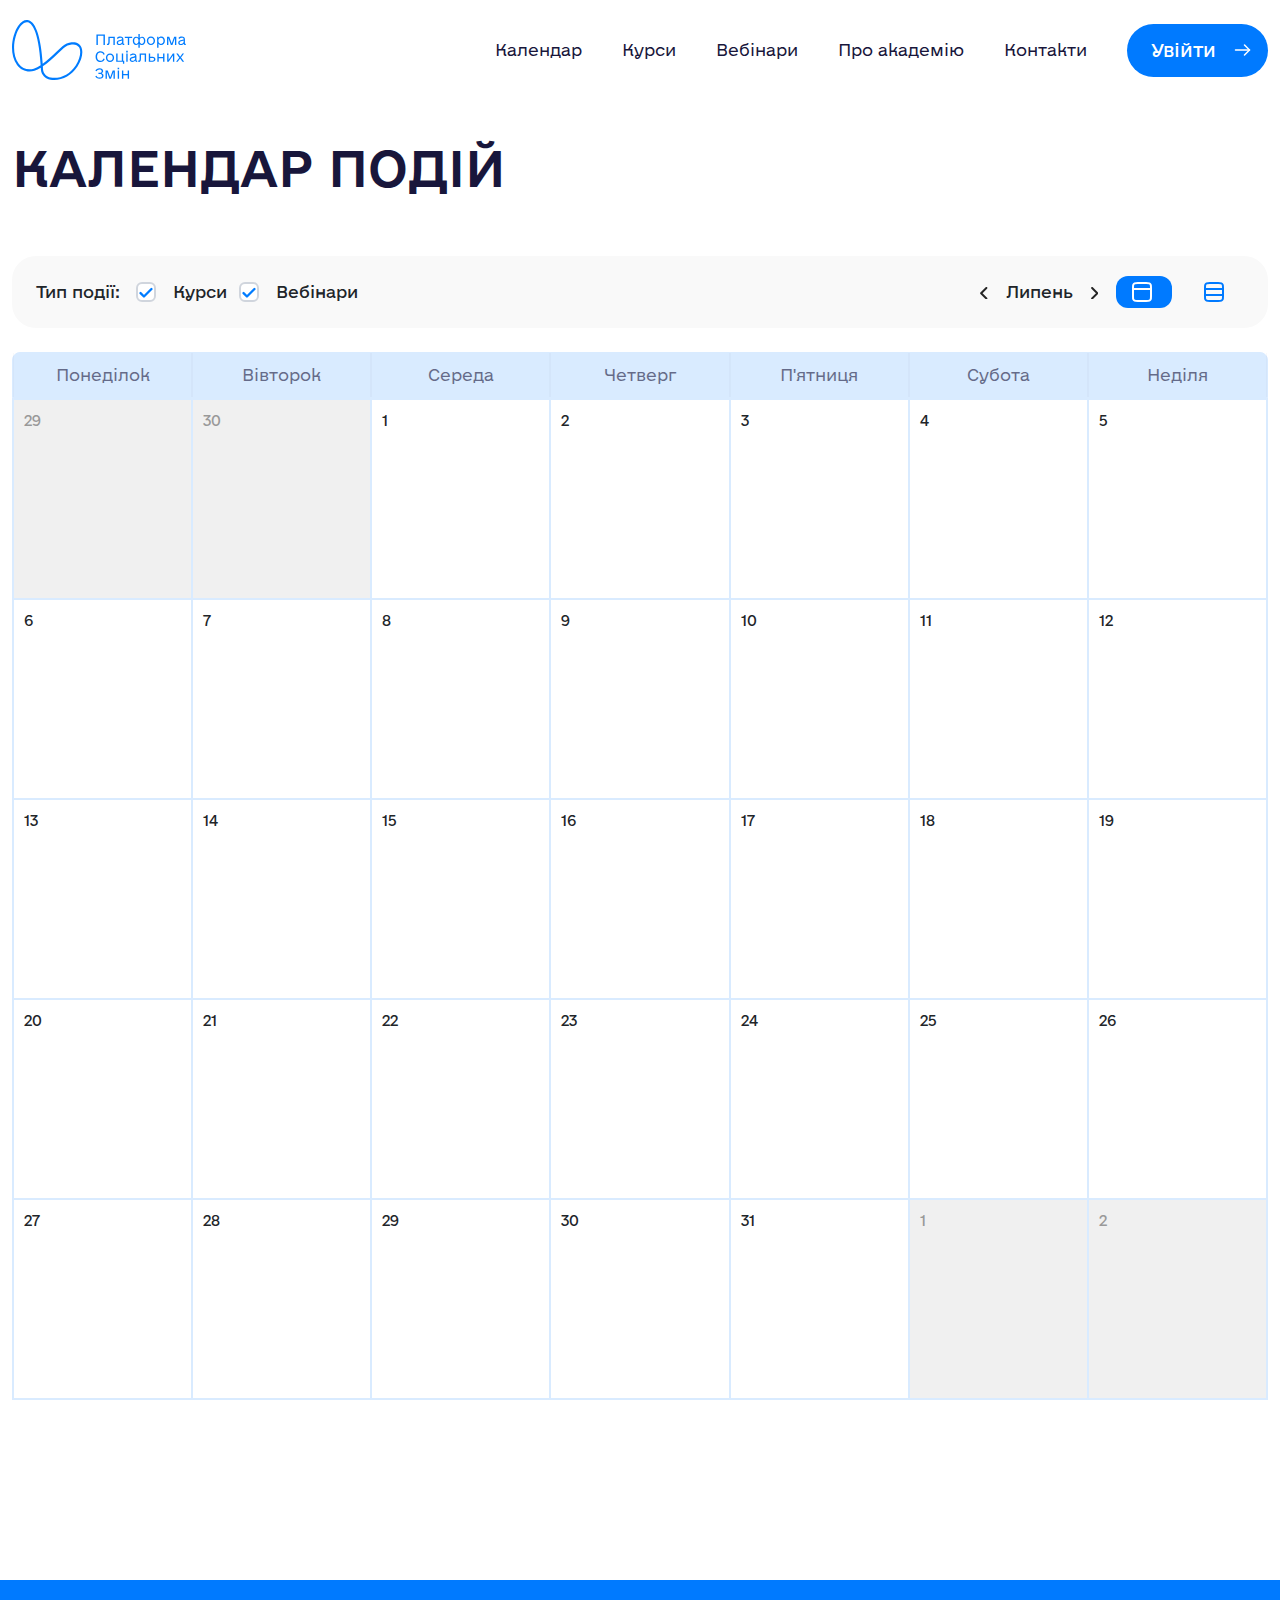
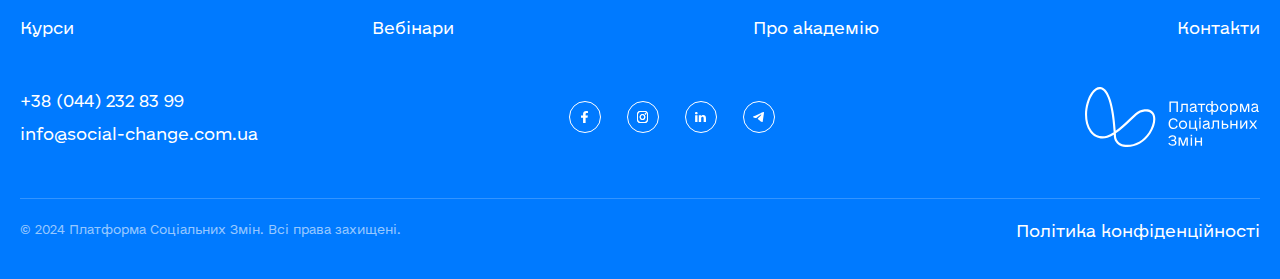
<file: Платформа_соціальних_змін/src/calendar.html>
<!DOCTYPE html>
<html lang="en">
  <head>
    <meta charset="UTF-8" />
    <meta name="viewport" content="width=device-width, initial-scale=1.0" />
    <link rel="stylesheet" href="css/bootstrap.min.css" />
    <link rel="stylesheet" href="css/bootstrap-grid.min.css" />
    <link rel="stylesheet" href="css/calendar.css" />
    <title>Document</title>
  </head>

  <body>
    <div
      class="modal fade"
      id="exampleModal"
      tabindex="-1"
      aria-labelledby="exampleModalLabel"
      aria-hidden="true"
    >
      <div class="modal-dialog modal-dialog-centered">
        <div class="modal-content">
          <svg
            class="modal-close"
            data-bs-dismiss="modal"
            width="14"
            height="14"
            viewBox="0 0 14 14"
            fill="none"
            xmlns="http://www.w3.org/2000/svg"
          >
            <path
              d="M13 1L1 13M1 1L13 13"
              stroke="white"
              style="stroke: white; stroke-opacity: 1"
              stroke-width="2"
              stroke-linecap="round"
              stroke-linejoin="round"
            />
          </svg>

          <h2 class="modal-title">Вхід</h2>
          <input
            type="email"
            id="exampleFormControlInput1"
            placeholder="E-mail"
          />
          <div class="password-container">
            <input
              type="text"
              class="inputPassword"
              id="inputPassword"
              placeholder="Пароль"
            />
            <span class="toggle-password" onclick="togglePassword()">
              <svg
                width="22"
                height="20"
                viewBox="0 0 22 20"
                fill="none"
                xmlns="http://www.w3.org/2000/svg"
              >
                <path
                  d="M9.74294 3.09232C10.1494 3.03223 10.5686 3 11.0004 3C16.1054 3 19.4553 7.50484 20.5807 9.28682C20.7169 9.5025 20.785 9.61034 20.8231 9.77667C20.8518 9.90159 20.8517 10.0987 20.8231 10.2236C20.7849 10.3899 20.7164 10.4985 20.5792 10.7156C20.2793 11.1901 19.8222 11.8571 19.2165 12.5805M5.72432 4.71504C3.56225 6.1817 2.09445 8.21938 1.42111 9.28528C1.28428 9.50187 1.21587 9.61016 1.17774 9.77648C1.1491 9.9014 1.14909 10.0984 1.17771 10.2234C1.21583 10.3897 1.28393 10.4975 1.42013 10.7132C2.54554 12.4952 5.89541 17 11.0004 17C13.0588 17 14.8319 16.2676 16.2888 15.2766M2.00042 1L20.0004 19M8.8791 7.87868C8.3362 8.42157 8.00042 9.17157 8.00042 10C8.00042 11.6569 9.34356 13 11.0004 13C11.8288 13 12.5788 12.6642 13.1217 12.1213"
                  stroke="#007AFF"
                  style="
                    stroke: #007aff;
                    stroke: color(display-p3 0 0.4784 1);
                    stroke-opacity: 1;
                  "
                  stroke-width="2"
                  stroke-linecap="round"
                  stroke-linejoin="round"
                />
              </svg>
            </span>
          </div>
          <button class="sign_in modal-sign_in">Увійти</button>
          <div class="modal-or">
            <hr class="modal-line" />
            <p>або</p>
            <hr class="modal-line" />
          </div>
          <div class="social-login-buttons">
            <button class="social-button google">
              <svg
                width="24.000000"
                height="24.000000"
                viewBox="0 0 24 24"
                fill="none"
                xmlns="http://www.w3.org/2000/svg"
                xmlns:xlink="http://www.w3.org/1999/xlink"
              >
                <clipPath id="clip403_13230">
                  <rect
                    id="Social icon"
                    rx="0.000000"
                    width="23.500000"
                    height="23.500000"
                    transform="translate(0.250000 0.250000)"
                    fill="white"
                    fill-opacity="0"
                  />
                </clipPath>
                <rect
                  rx="0.000000"
                  width="23.500000"
                  height="23.500000"
                  transform="translate(0.250000 0.250000)"
                  fill="#FFFFFF"
                  fill-opacity="0"
                />
                <g clip-path="url(#clip403_13230)">
                  <path
                    d="M23.76 12.27C23.76 11.46 23.7 10.64 23.55 9.83L12.24 9.83L12.24 14.45L18.72 14.45C18.45 15.94 17.58 17.26 16.32 18.1L16.32 21.1L20.18 21.1C22.46 19.01 23.76 15.92 23.76 12.27Z"
                    fill="#4285F4"
                    fill-opacity="1.000000"
                    fill-rule="nonzero"
                  />
                  <path
                    d="M12.24 24C15.47 24 18.2 22.93 20.19 21.1L16.32 18.1C15.25 18.83 13.86 19.25 12.24 19.25C9.11 19.25 6.45 17.13 5.5 14.3L1.51 14.3L1.51 17.39C3.55 21.44 7.7 24 12.24 24Z"
                    fill="#34A853"
                    fill-opacity="1.000000"
                    fill-rule="nonzero"
                  />
                  <path
                    d="M5.5 14.3C4.99 12.8 4.99 11.19 5.5 9.7L5.5 6.61L1.51 6.61C-0.19 10 -0.19 14 1.51 17.39L5.5 14.3Z"
                    fill="#FBBC04"
                    fill-opacity="1.000000"
                    fill-rule="nonzero"
                  />
                  <path
                    d="M12.24 4.74C13.95 4.72 15.6 5.36 16.84 6.54L20.26 3.12C18.1 1.08 15.22 -0.04 12.24 0C7.7 0 3.55 2.55 1.51 6.61L5.5 9.7C6.45 6.86 9.1 4.74 12.24 4.74Z"
                    fill="#EA4335"
                    fill-opacity="1.000000"
                    fill-rule="nonzero"
                  />
                </g>
              </svg>
              Вхід через Google
            </button>
            <button class="social-button facebook">
              <svg
                width="24"
                height="24"
                viewBox="0 0 24 24"
                fill="none"
                xmlns="http://www.w3.org/2000/svg"
              >
                <g clip-path="url(#clip0_403_13233)">
                  <path
                    d="M24 12C24 5.37258 18.6274 0 12 0C5.37258 0 0 5.37258 0 12C0 17.9895 4.3882 22.954 10.125 23.8542V15.4688H7.07812V12H10.125V9.35625C10.125 6.34875 11.9166 4.6875 14.6576 4.6875C15.9701 4.6875 17.3438 4.92188 17.3438 4.92188V7.875H15.8306C14.34 7.875 13.875 8.80008 13.875 9.75V12H17.2031L16.6711 15.4688H13.875V23.8542C19.6118 22.954 24 17.9895 24 12Z"
                    fill="#1877F2"
                    style="
                      fill: #1877f2;
                      fill: color(display-p3 0.0941 0.4667 0.949);
                      fill-opacity: 1;
                    "
                  />
                  <path
                    d="M16.6711 15.4688L17.2031 12H13.875V9.75C13.875 8.80102 14.34 7.875 15.8306 7.875H17.3438V4.92188C17.3438 4.92188 15.9705 4.6875 14.6576 4.6875C11.9166 4.6875 10.125 6.34875 10.125 9.35625V12H7.07812V15.4688H10.125V23.8542C11.3674 24.0486 12.6326 24.0486 13.875 23.8542V15.4688H16.6711Z"
                    fill="white"
                    style="fill: white; fill-opacity: 1"
                  />
                </g>
                <defs>
                  <clipPath id="clip0_403_13233">
                    <rect
                      width="24"
                      height="24"
                      fill="white"
                      style="fill: white; fill-opacity: 1"
                    />
                  </clipPath>
                </defs>
              </svg>
              Вхід через Facebook
            </button>
          </div>
          <p class="modal-to-registration">
            У вас ще немає аккаунта?
            <button
              class="registration"
              data-bs-toggle="modal"
              data-bs-target="#RegistrationModal"
            >
              Зареєструватися
            </button>
          </p>
        </div>
      </div>
    </div>
    <div
      class="modal fade"
      id="RegistrationModal"
      tabindex="-1"
      aria-labelledby="exampleModalLabel"
      aria-hidden="true"
    >
      <div class="modal-dialog modal-dialog-centered">
        <div class="modal-content">
          <svg
            class="modal-close"
            data-bs-dismiss="modal"
            width="14"
            height="14"
            viewBox="0 0 14 14"
            fill="none"
            xmlns="http://www.w3.org/2000/svg"
          >
            <path
              d="M13 1L1 13M1 1L13 13"
              stroke="white"
              style="stroke: white; stroke-opacity: 1"
              stroke-width="2"
              stroke-linecap="round"
              stroke-linejoin="round"
            />
          </svg>
          <h2 class="modal-title">Реєстрація</h2>
          <div class="social-login-buttons">
            <button class="social-button google">
              <svg
                width="24.000000"
                height="24.000000"
                viewBox="0 0 24 24"
                fill="none"
                xmlns="http://www.w3.org/2000/svg"
                xmlns:xlink="http://www.w3.org/1999/xlink"
              >
                <clipPath id="clip403_13230">
                  <rect
                    id="Social icon"
                    rx="0.000000"
                    width="23.500000"
                    height="23.500000"
                    transform="translate(0.250000 0.250000)"
                    fill="white"
                    fill-opacity="0"
                  />
                </clipPath>
                <rect
                  rx="0.000000"
                  width="23.500000"
                  height="23.500000"
                  transform="translate(0.250000 0.250000)"
                  fill="#FFFFFF"
                  fill-opacity="0"
                />
                <g clip-path="url(#clip403_13230)">
                  <path
                    d="M23.76 12.27C23.76 11.46 23.7 10.64 23.55 9.83L12.24 9.83L12.24 14.45L18.72 14.45C18.45 15.94 17.58 17.26 16.32 18.1L16.32 21.1L20.18 21.1C22.46 19.01 23.76 15.92 23.76 12.27Z"
                    fill="#4285F4"
                    fill-opacity="1.000000"
                    fill-rule="nonzero"
                  />
                  <path
                    d="M12.24 24C15.47 24 18.2 22.93 20.19 21.1L16.32 18.1C15.25 18.83 13.86 19.25 12.24 19.25C9.11 19.25 6.45 17.13 5.5 14.3L1.51 14.3L1.51 17.39C3.55 21.44 7.7 24 12.24 24Z"
                    fill="#34A853"
                    fill-opacity="1.000000"
                    fill-rule="nonzero"
                  />
                  <path
                    d="M5.5 14.3C4.99 12.8 4.99 11.19 5.5 9.7L5.5 6.61L1.51 6.61C-0.19 10 -0.19 14 1.51 17.39L5.5 14.3Z"
                    fill="#FBBC04"
                    fill-opacity="1.000000"
                    fill-rule="nonzero"
                  />
                  <path
                    d="M12.24 4.74C13.95 4.72 15.6 5.36 16.84 6.54L20.26 3.12C18.1 1.08 15.22 -0.04 12.24 0C7.7 0 3.55 2.55 1.51 6.61L5.5 9.7C6.45 6.86 9.1 4.74 12.24 4.74Z"
                    fill="#EA4335"
                    fill-opacity="1.000000"
                    fill-rule="nonzero"
                  />
                </g>
              </svg>
              Вхід через Google
            </button>
            <button class="social-button facebook">
              <svg
                width="24"
                height="24"
                viewBox="0 0 24 24"
                fill="none"
                xmlns="http://www.w3.org/2000/svg"
              >
                <g clip-path="url(#clip0_403_13233)">
                  <path
                    d="M24 12C24 5.37258 18.6274 0 12 0C5.37258 0 0 5.37258 0 12C0 17.9895 4.3882 22.954 10.125 23.8542V15.4688H7.07812V12H10.125V9.35625C10.125 6.34875 11.9166 4.6875 14.6576 4.6875C15.9701 4.6875 17.3438 4.92188 17.3438 4.92188V7.875H15.8306C14.34 7.875 13.875 8.80008 13.875 9.75V12H17.2031L16.6711 15.4688H13.875V23.8542C19.6118 22.954 24 17.9895 24 12Z"
                    fill="#1877F2"
                    style="
                      fill: #1877f2;
                      fill: color(display-p3 0.0941 0.4667 0.949);
                      fill-opacity: 1;
                    "
                  />
                  <path
                    d="M16.6711 15.4688L17.2031 12H13.875V9.75C13.875 8.80102 14.34 7.875 15.8306 7.875H17.3438V4.92188C17.3438 4.92188 15.9705 4.6875 14.6576 4.6875C11.9166 4.6875 10.125 6.34875 10.125 9.35625V12H7.07812V15.4688H10.125V23.8542C11.3674 24.0486 12.6326 24.0486 13.875 23.8542V15.4688H16.6711Z"
                    fill="white"
                    style="fill: white; fill-opacity: 1"
                  />
                </g>
                <defs>
                  <clipPath id="clip0_403_13233">
                    <rect
                      width="24"
                      height="24"
                      fill="white"
                      style="fill: white; fill-opacity: 1"
                    />
                  </clipPath>
                </defs>
              </svg>
              Вхід через Facebook
            </button>
          </div>
          <div class="modal-or">
            <hr class="modal-line" />
            <p>або</p>
            <hr class="modal-line" />
          </div>
          <input type="text" id="inputName" placeholder="І'мя" />
          <input type="text" id="inputSurname" placeholder="Прізвище" />
          <input
            type="tel"
            id="inputNumber"
            placeholder="Телефон"
            pattern="^\+380\s\(\d{2}\)\s\d{3}-\d{2}-\d{2}$"
          />
          <input
            type="email"
            id="exampleFormControlInput2"
            placeholder="E-mail"
          />

          <div class="password-container">
            <input
              type="password"
              class="inputPassword"
              id="inputPassword2"
              placeholder="Пароль"
            />
            <span class="toggle-password" onclick="togglePassword()">
              <svg
                width="22"
                height="20"
                viewBox="0 0 22 20"
                fill="none"
                xmlns="http://www.w3.org/2000/svg"
              >
                <path
                  d="M9.74294 3.09232C10.1494 3.03223 10.5686 3 11.0004 3C16.1054 3 19.4553 7.50484 20.5807 9.28682C20.7169 9.5025 20.785 9.61034 20.8231 9.77667C20.8518 9.90159 20.8517 10.0987 20.8231 10.2236C20.7849 10.3899 20.7164 10.4985 20.5792 10.7156C20.2793 11.1901 19.8222 11.8571 19.2165 12.5805M5.72432 4.71504C3.56225 6.1817 2.09445 8.21938 1.42111 9.28528C1.28428 9.50187 1.21587 9.61016 1.17774 9.77648C1.1491 9.9014 1.14909 10.0984 1.17771 10.2234C1.21583 10.3897 1.28393 10.4975 1.42013 10.7132C2.54554 12.4952 5.89541 17 11.0004 17C13.0588 17 14.8319 16.2676 16.2888 15.2766M2.00042 1L20.0004 19M8.8791 7.87868C8.3362 8.42157 8.00042 9.17157 8.00042 10C8.00042 11.6569 9.34356 13 11.0004 13C11.8288 13 12.5788 12.6642 13.1217 12.1213"
                  stroke="#007AFF"
                  style="
                    stroke: #007aff;
                    stroke: color(display-p3 0 0.4784 1);
                    stroke-opacity: 1;
                  "
                  stroke-width="2"
                  stroke-linecap="round"
                  stroke-linejoin="round"
                />
              </svg>
            </span>
          </div>
          <div class="password-container">
            <input
              type="password"
              class="inputPassword"
              id="confirmPassword"
              aria-describedby="passwordHelpBlock"
              placeholder="Підтвердіть пароль"
            />
            <span class="toggle-password" onclick="togglePassword()">
              <svg
                width="22"
                height="20"
                viewBox="0 0 22 20"
                fill="none"
                xmlns="http://www.w3.org/2000/svg"
              >
                <path
                  d="M9.74294 3.09232C10.1494 3.03223 10.5686 3 11.0004 3C16.1054 3 19.4553 7.50484 20.5807 9.28682C20.7169 9.5025 20.785 9.61034 20.8231 9.77667C20.8518 9.90159 20.8517 10.0987 20.8231 10.2236C20.7849 10.3899 20.7164 10.4985 20.5792 10.7156C20.2793 11.1901 19.8222 11.8571 19.2165 12.5805M5.72432 4.71504C3.56225 6.1817 2.09445 8.21938 1.42111 9.28528C1.28428 9.50187 1.21587 9.61016 1.17774 9.77648C1.1491 9.9014 1.14909 10.0984 1.17771 10.2234C1.21583 10.3897 1.28393 10.4975 1.42013 10.7132C2.54554 12.4952 5.89541 17 11.0004 17C13.0588 17 14.8319 16.2676 16.2888 15.2766M2.00042 1L20.0004 19M8.8791 7.87868C8.3362 8.42157 8.00042 9.17157 8.00042 10C8.00042 11.6569 9.34356 13 11.0004 13C11.8288 13 12.5788 12.6642 13.1217 12.1213"
                  stroke="#007AFF"
                  style="
                    stroke: #007aff;
                    stroke: color(display-p3 0 0.4784 1);
                    stroke-opacity: 1;
                  "
                  stroke-width="2"
                  stroke-linecap="round"
                  stroke-linejoin="round"
                />
              </svg>
            </span>
          </div>

          <label>
            <input class="real-checkbox" type="checkbox" id="confirmDog" />
            <span class="custom-checkbox"></span>
            Я примаю <a href="confident.html"> Договір публічної оферти</a>
          </label>
          <!-- ТУТ КАПЧА -->
          <button class="sign_in modal-sign_in">Зареєструватися</button>
          <p class="modal-to-registration">
            У вас є аккаунт?
            <button
              class="registration"
              data-bs-toggle="modal"
              data-bs-target="#exampleModal"
            >
              Увійти
            </button>
          </p>
        </div>
      </div>
    </div>
    <section class="calendar-start-section">
      <div class="container calendar-start-section__container">
        <header class="calendar-start-section__header header">
          <a class="calendar-start-section__icon icon" href="index.html">
            <img src="icons/logo-blue.svg" alt="" />
          </a>
          <nav class="calendar__nav nav-menu">
            <ul class="nav-menu__list back">
              <li class="nav-menu__list-item">
                <a href="calendar.html">Календар</a>
              </li>
              <li class="nav-menu__list-item">
                <a href="courses.html">Курси</a>
              </li>
              <li class="nav-menu__list-item">
                <a href="webinars.html">Вебінари</a>
              </li>
              <li class="nav-menu__list-item">
                <a href="about.html">Про академію</a>
              </li>
              <li class="nav-menu__list-item">
                <a href="contacts.html">Контакти</a>
              </li>
              <li class="nav-menu__list-item">
                <button
                  class="sign_in"
                  data-bs-toggle="modal"
                  data-bs-target="#exampleModal"
                >
                  Увійти
                  <img src="icons/right-white.svg" alt="" />
                </button>
              </li>
            </ul>
          </nav>
          <div class="burger-menu burger-blue">
            <span></span>
            <span></span>
            <span></span>
          </div>
        </header>
      </div>
    </section>
    <div class="calendar-section">
      <div class="calendar-section__container container">
        <h1 class="calendar-section__title title-black">Календар подій</h1>
        <div class="calendar">
          <div class="calendar__manage">
            <div class="calendar__events">
              <p class="calendar__type-events">Тип події:</p>
              <label>
                <input
                  class="real-checkbox"
                  type="checkbox"
                  id="courses"
                  checked
                />
                <span class="custom-checkbox"></span>
                Курси
              </label>
              <label>
                <input
                  class="real-checkbox"
                  type="checkbox"
                  id="webinars"
                  checked
                />
                <span class="custom-checkbox"></span>
                Вебінари
              </label>
            </div>
            <div class="calendar-nav">
              <button id="prev-month">
                <svg
                  width="7.500977"
                  height="12.506348"
                  viewBox="0 0 5.50098 9.50635"
                  fill="none"
                  xmlns="http://www.w3.org/2000/svg"
                  xmlns:xlink="http://www.w3.org/1999/xlink"
                >
                  <defs />
                  <path
                    d="M4.74 0.75L0.74 4.75L4.74 8.75"
                    stroke="#252525"
                    stroke-opacity="1.000000"
                    stroke-width="1.500000"
                    stroke-linejoin="round"
                    stroke-linecap="round"
                  />
                </svg>
              </button>
              <span id="month-name">Серпень 2024</span>
              <button id="next-month">
                <svg
                  width="7.502930"
                  height="12.506348"
                  viewBox="0 0 5.50293 9.50635"
                  fill="none"
                  xmlns="http://www.w3.org/2000/svg"
                  xmlns:xlink="http://www.w3.org/1999/xlink"
                >
                  <defs />
                  <path
                    d="M0.75 8.75L4.75 4.75L0.75 0.75"
                    stroke="#252525"
                    stroke-opacity="1.000000"
                    stroke-width="1.500000"
                    stroke-linejoin="round"
                    stroke-linecap="round"
                  />
                </svg>
              </button>
              <div class="calendar__toggle">
                <button id="calendar__calendar" class="togle-icon active">
                  <svg
                    width="20.000000"
                    height="20.000000"
                    viewBox="0 0 20 20"
                    fill="none"
                    xmlns="http://www.w3.org/2000/svg"
                    xmlns:xlink="http://www.w3.org/1999/xlink"
                  >
                    <path
                      d="M1 7L19 7M14.2 1C15.87 1 16.72 1 17.36 1.32C17.92 1.61 18.38 2.07 18.67 2.63C19 3.27 19 4.11 19 5.8L19 14.2C19 15.88 19 16.72 18.67 17.36C18.38 17.92 17.92 18.38 17.36 18.67C16.72 19 15.87 19 14.2 19L5.79 19C4.12 19 3.27 19 2.63 18.67C2.07 18.38 1.61 17.92 1.32 17.36C1 16.72 1 15.88 1 14.2L1 5.8C1 4.11 1 3.27 1.32 2.63C1.61 2.07 2.07 1.61 2.63 1.32C3.27 1 4.12 1 5.79 1L14.2 1Z"
                      stroke="#007AFF"
                      stroke-opacity="1.000000"
                      stroke-width="2.000000"
                      stroke-linejoin="round"
                      stroke-linecap="round"
                    />
                  </svg>
                </button>
                <button id="calendar__list" class="togle-icon">
                  <svg
                    width="20.000000"
                    height="20.000000"
                    viewBox="0 0 20 20"
                    fill="none"
                    xmlns="http://www.w3.org/2000/svg"
                    xmlns:xlink="http://www.w3.org/1999/xlink"
                  >
                    <path
                      d="M1 7L19 7M1 13L19 13M14.2 1C15.87 1 16.72 1 17.36 1.32C17.92 1.61 18.38 2.07 18.67 2.63C19 3.27 19 4.11 19 5.8L19 14.2C19 15.88 19 16.72 18.67 17.36C18.38 17.92 17.92 18.38 17.36 18.67C16.72 19 15.87 19 14.2 19L5.79 19C4.12 19 3.27 19 2.63 18.67C2.07 18.38 1.61 17.92 1.32 17.36C1 16.72 1 15.88 1 14.2L1 5.8C1 4.11 1 3.27 1.32 2.63C1.61 2.07 2.07 1.61 2.63 1.32C3.27 1 4.12 1 5.79 1L14.2 1Z"
                      stroke="#007AFF"
                      stroke-opacity="1.000000"
                      stroke-width="2.000000"
                      stroke-linejoin="round"
                      stroke-linecap="round"
                    />
                  </svg>
                </button>
              </div>
            </div>
          </div>
          <div class="calendar__inne r" id="calendar-view">
            <div class="calendar-days">
              <div>Понеділок</div>
              <div>Вівторок</div>
              <div>Середа</div>
              <div>Четверг</div>
              <div>П'ятниця</div>
              <div>Субота</div>
              <div>Неділя</div>
            </div>
            <div class="calendar-grid"></div>
          </div>
        </div>
        <div id="list-view" class="event-list">
          <div class="event-list__left"></div>
          <div class="event-list__right"></div>
        </div>
      </div>
    </div>

    <footer class="footer-about footer">
      <div class="footer__container container">
        <div class="footer__topics">
          <a href="courses.html">Курси</a>
          <a href="webinars.html">Вебінари</a>
          <a href="about.html">Про академію</a>
          <a href="contacts.html">Контакти</a>
        </div>
        <div class="footer__info">
          <div class="footer__number-mail">
            <p>+38 (044) 232 83 99</p>
            <p>info@social-change.com.ua</p>
          </div>
          <div class="footer__socials">
            <a href="" class="footer__social"
              ><img src="icons/facebook.svg" alt=""
            /></a>
            <a href="" class="footer__social"
              ><img src="icons/insta.svg" alt=""
            /></a>
            <a href="" class="footer__social"
              ><img src="icons/linkedin.svg" alt=""
            /></a>
            <a href="" class="footer__social"
              ><img src="icons/tg.svg" alt=""
            /></a>
          </div>
          <div class="footer__icon icon">
            <img class="icon__img" src="icons/logo-white.svg" alt="" />
          </div>
        </div>
        <div class="footer__copyright">
          <p>© 2024 Платформа Соціальних Змін. Всі права захищені.</p>
          <a href="confident.html">Політика конфіденційності</a>
        </div>
      </div>
    </footer>

    <script src="js/bootstrap.bundle.min.js"></script>
    <script src="js/calendar.js"></script>
    <script src="js/passwordChanger.js"></script>
    <script src="js/burger.js"></script>
  </body>
</html>
</file>
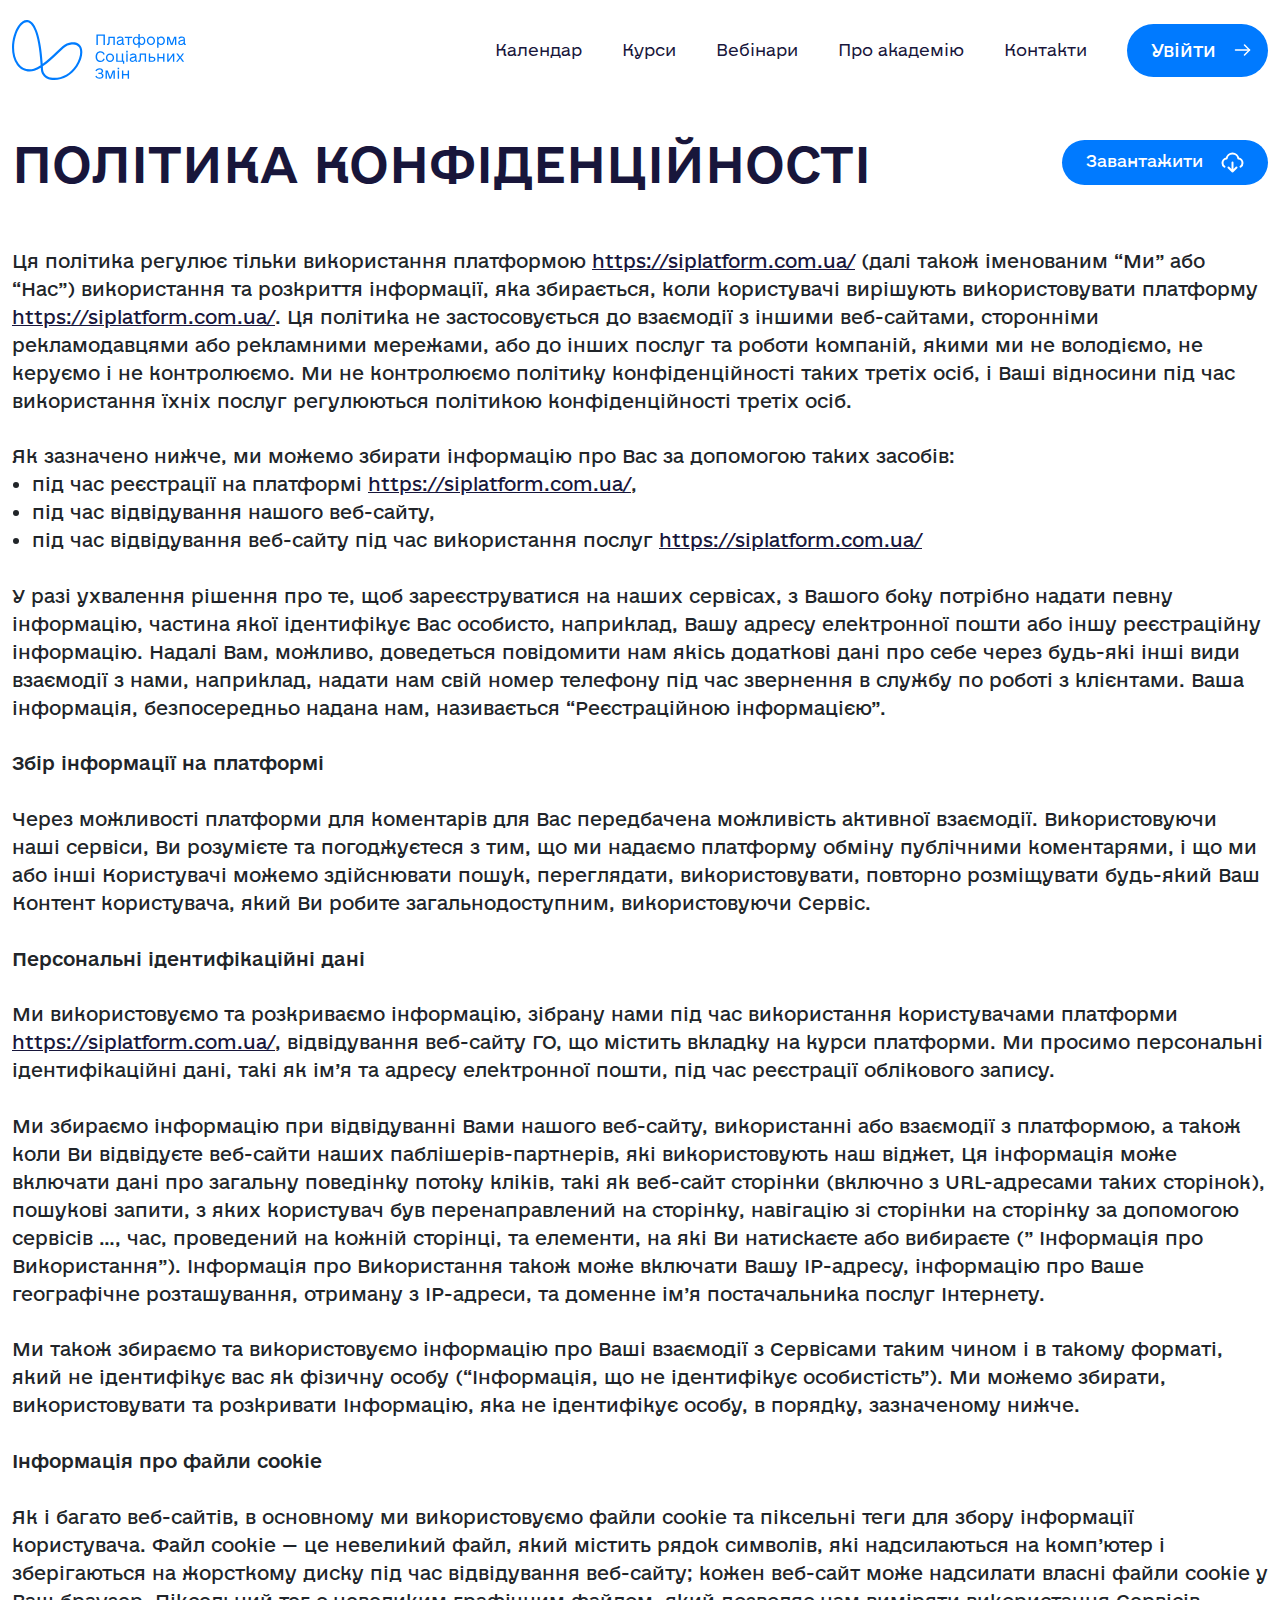
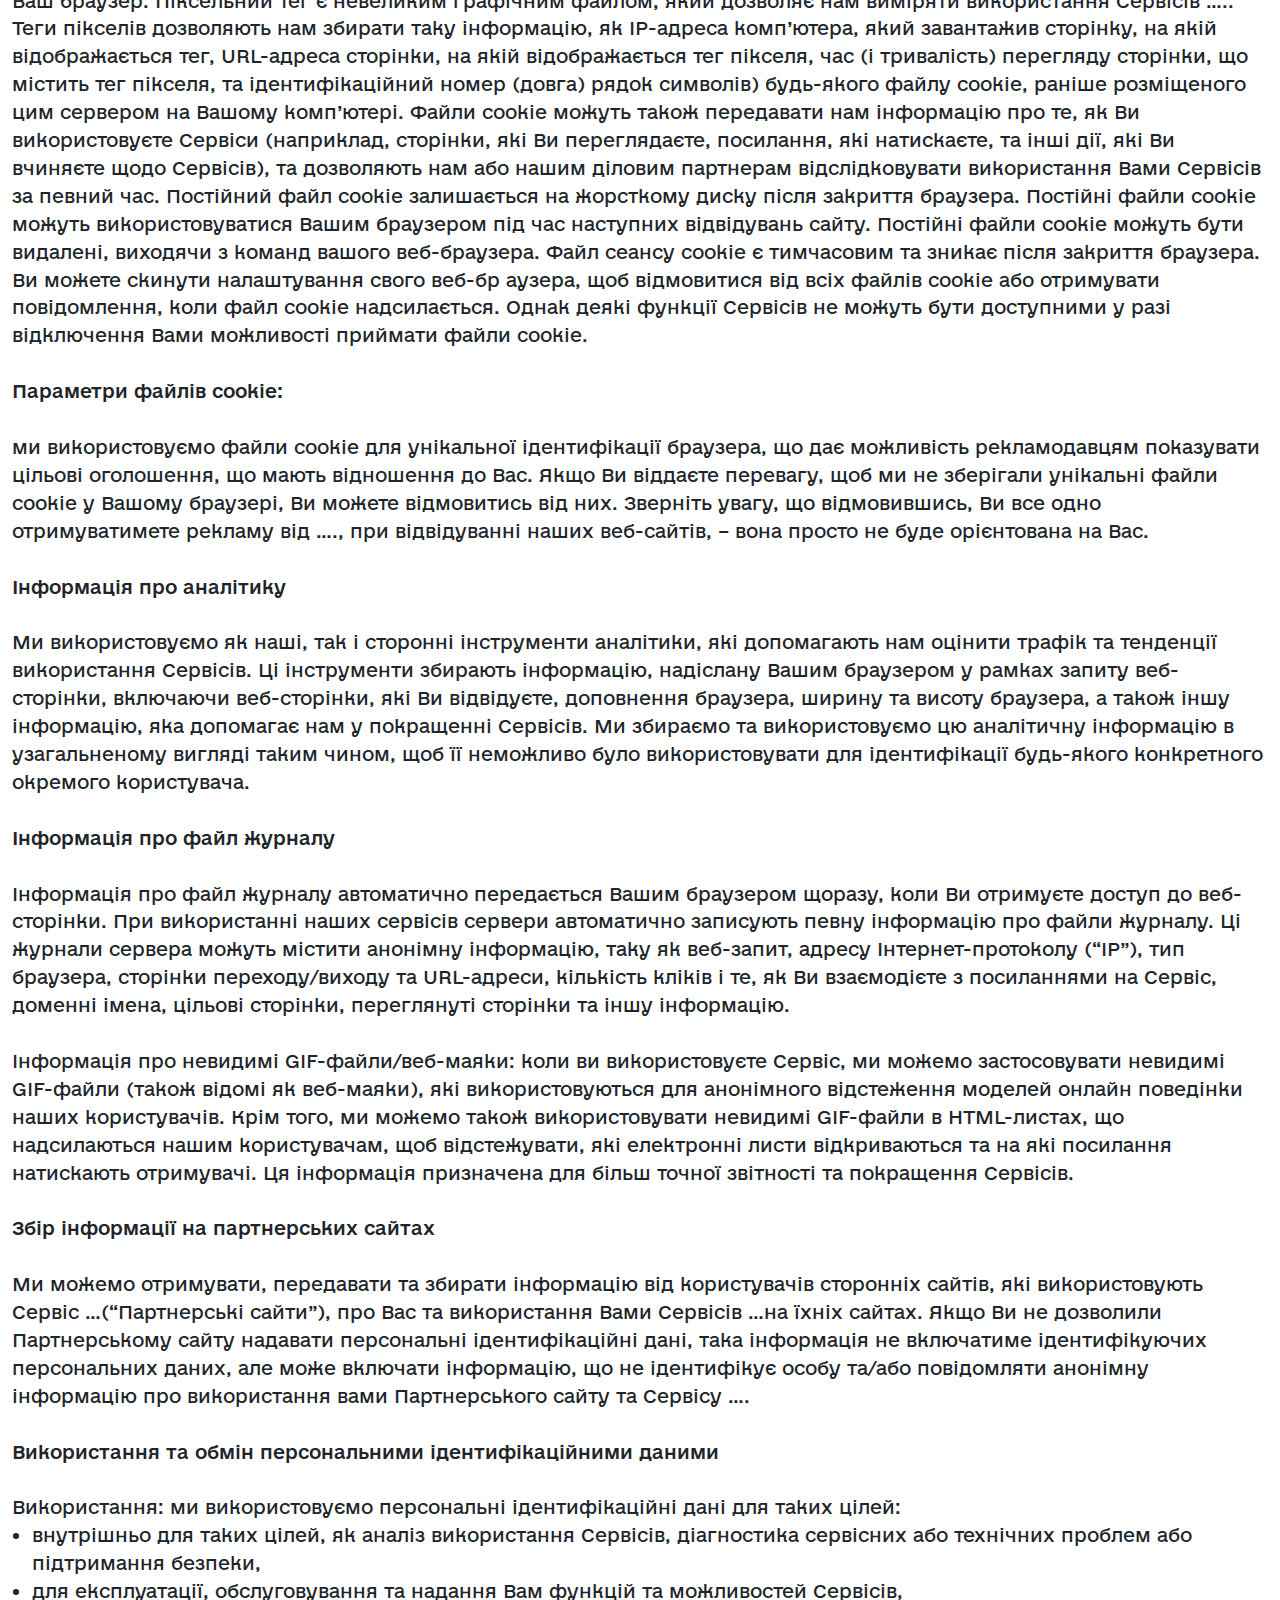
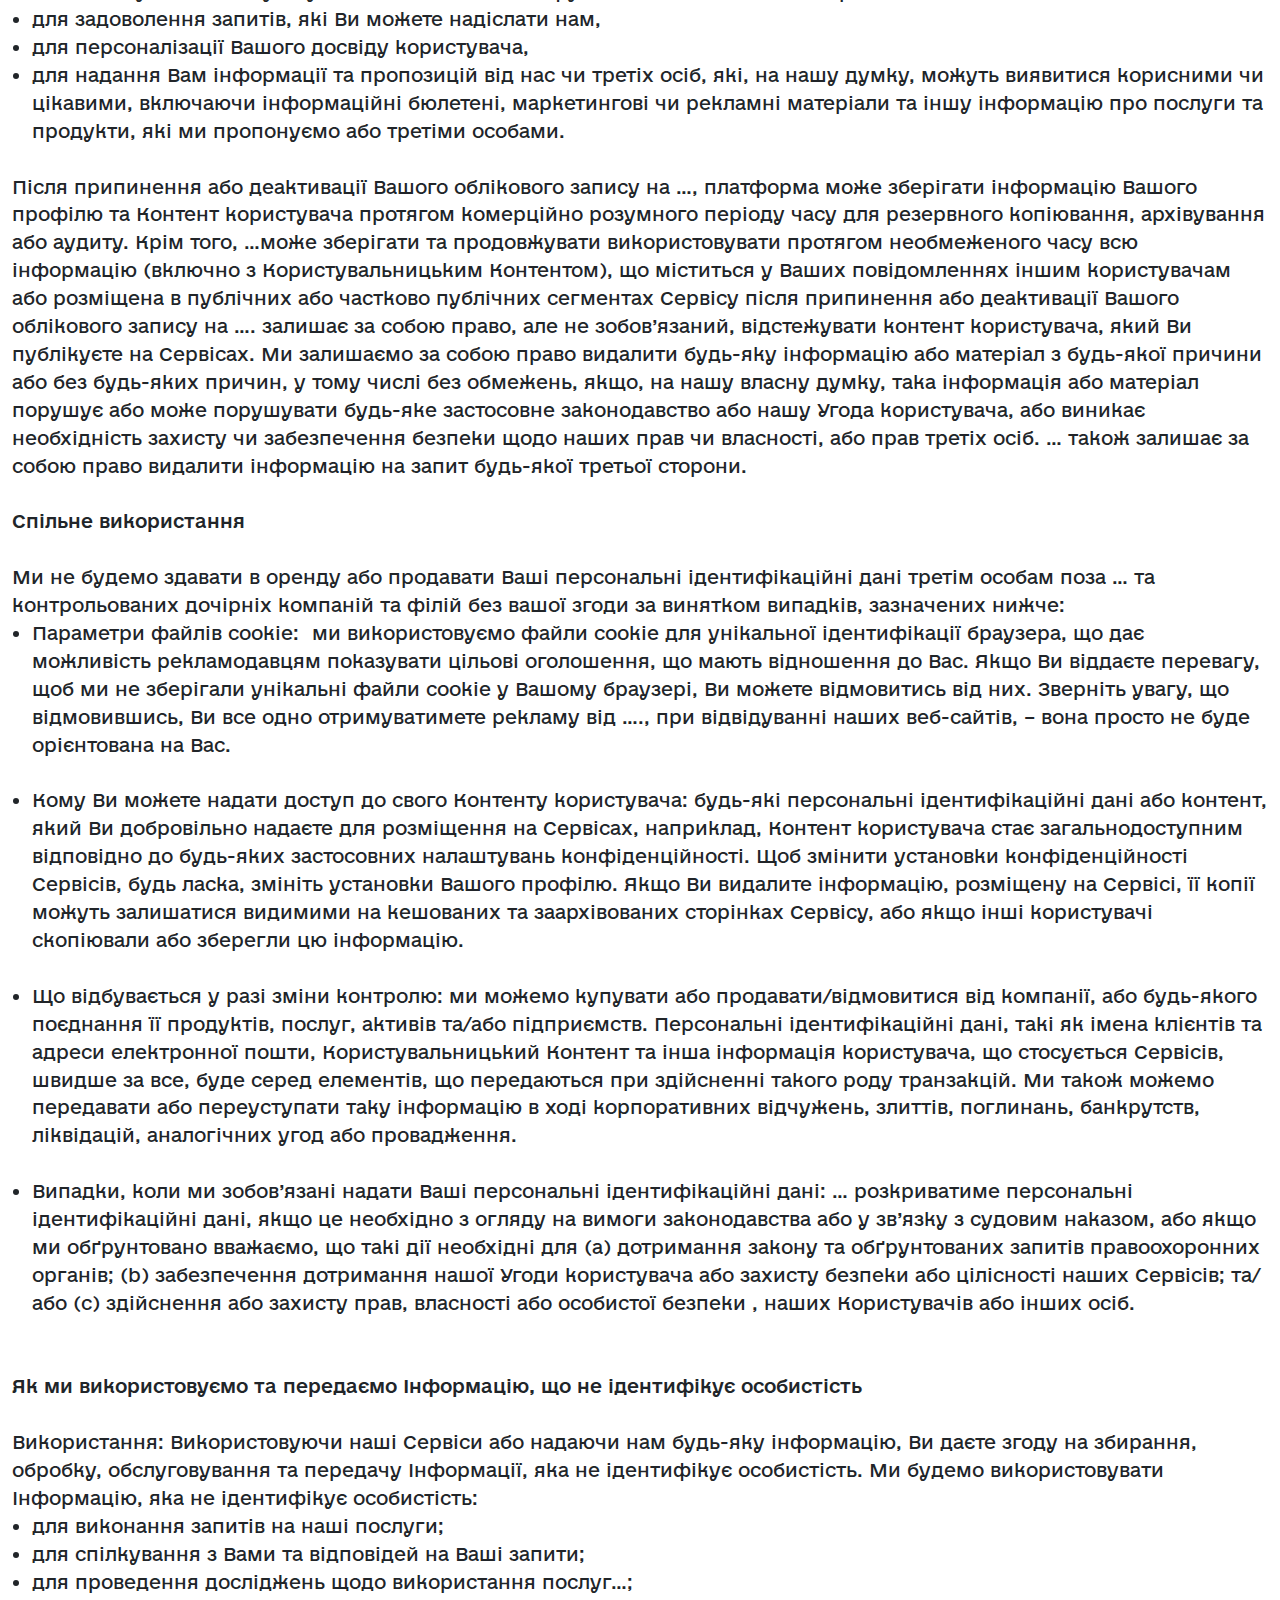
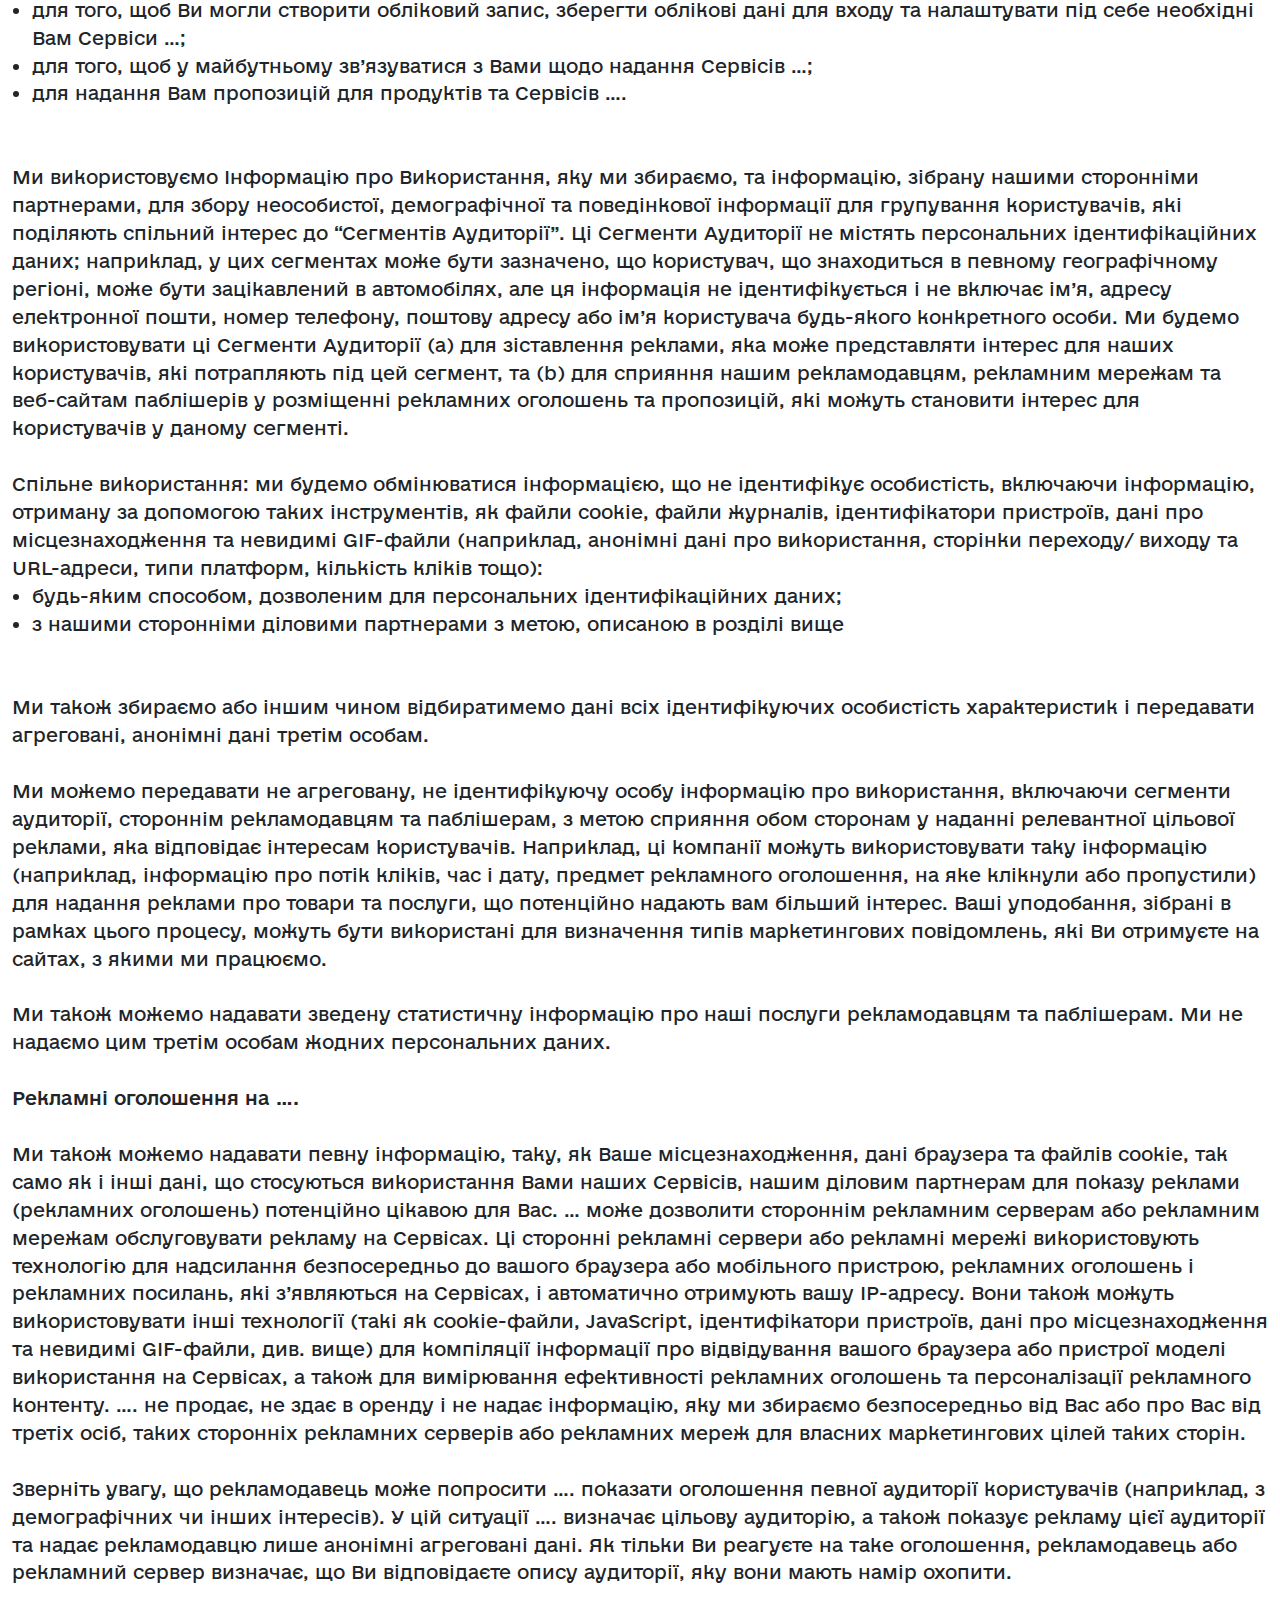
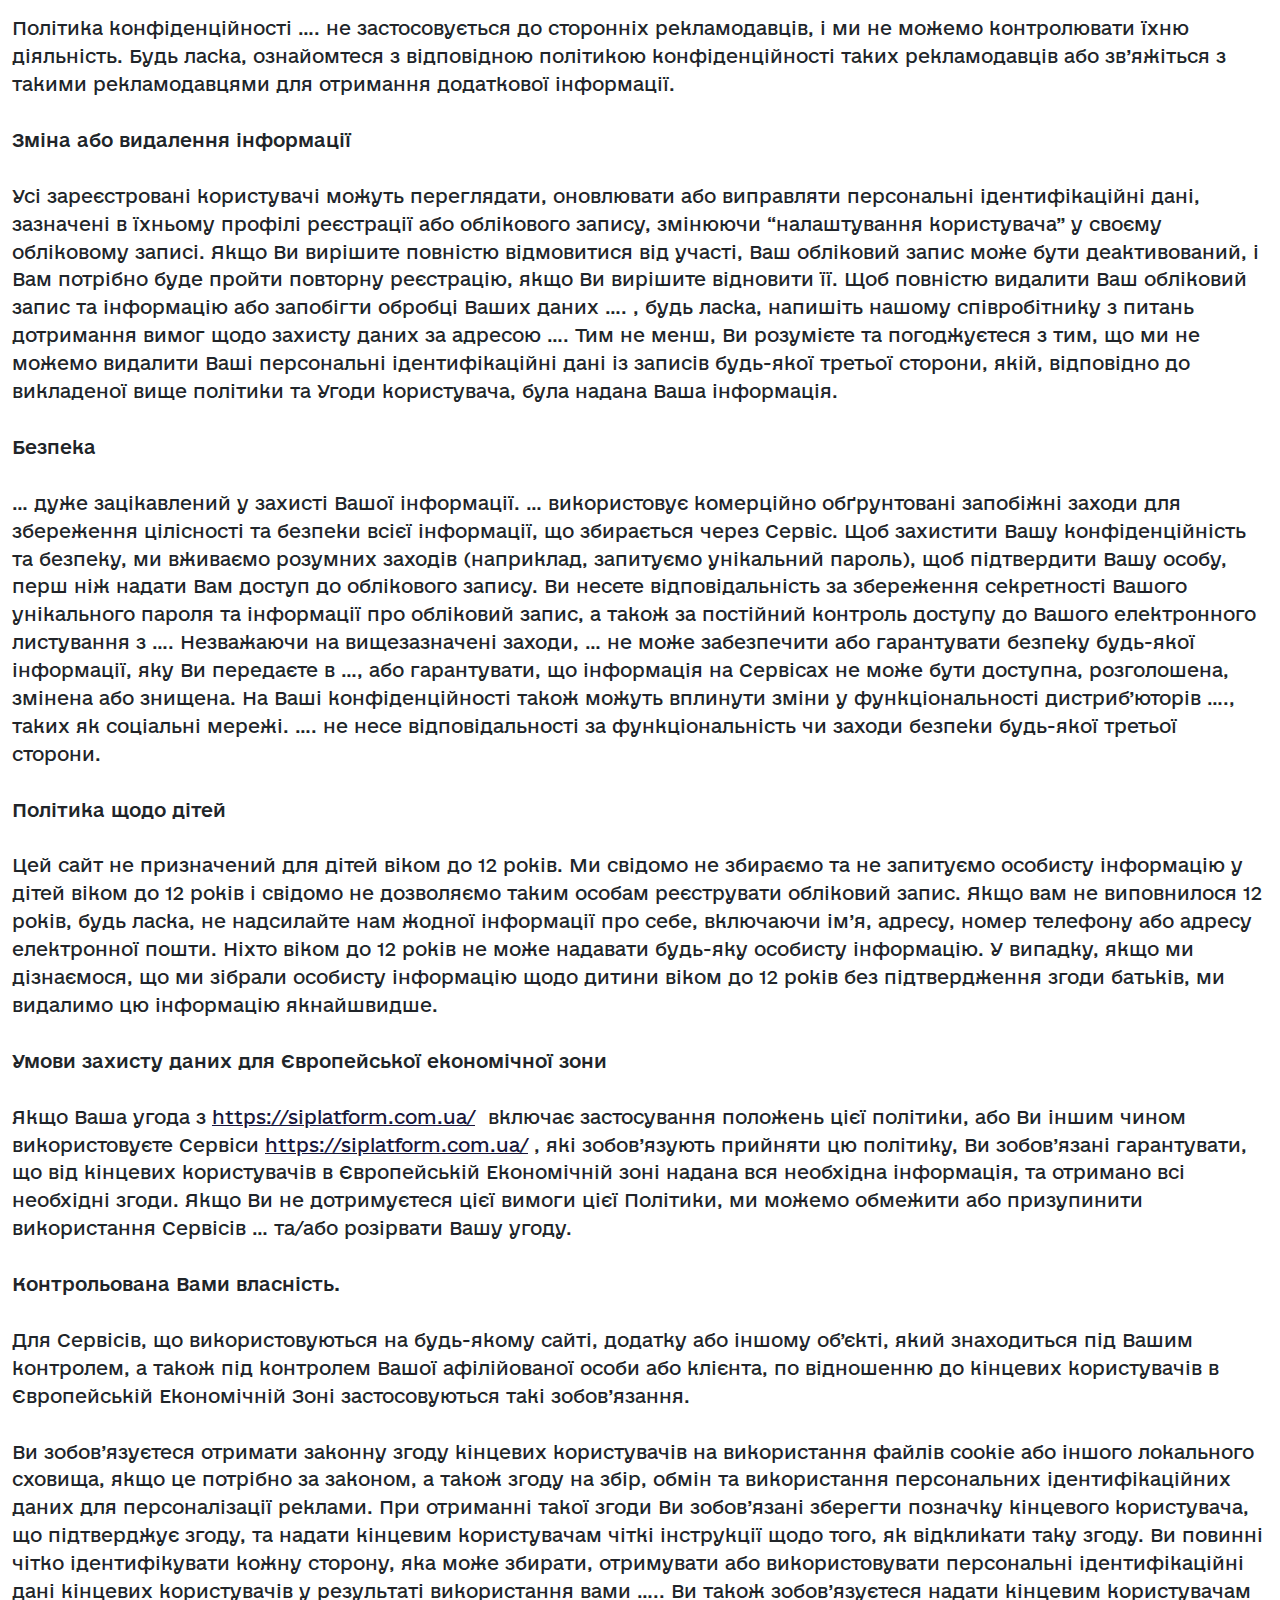
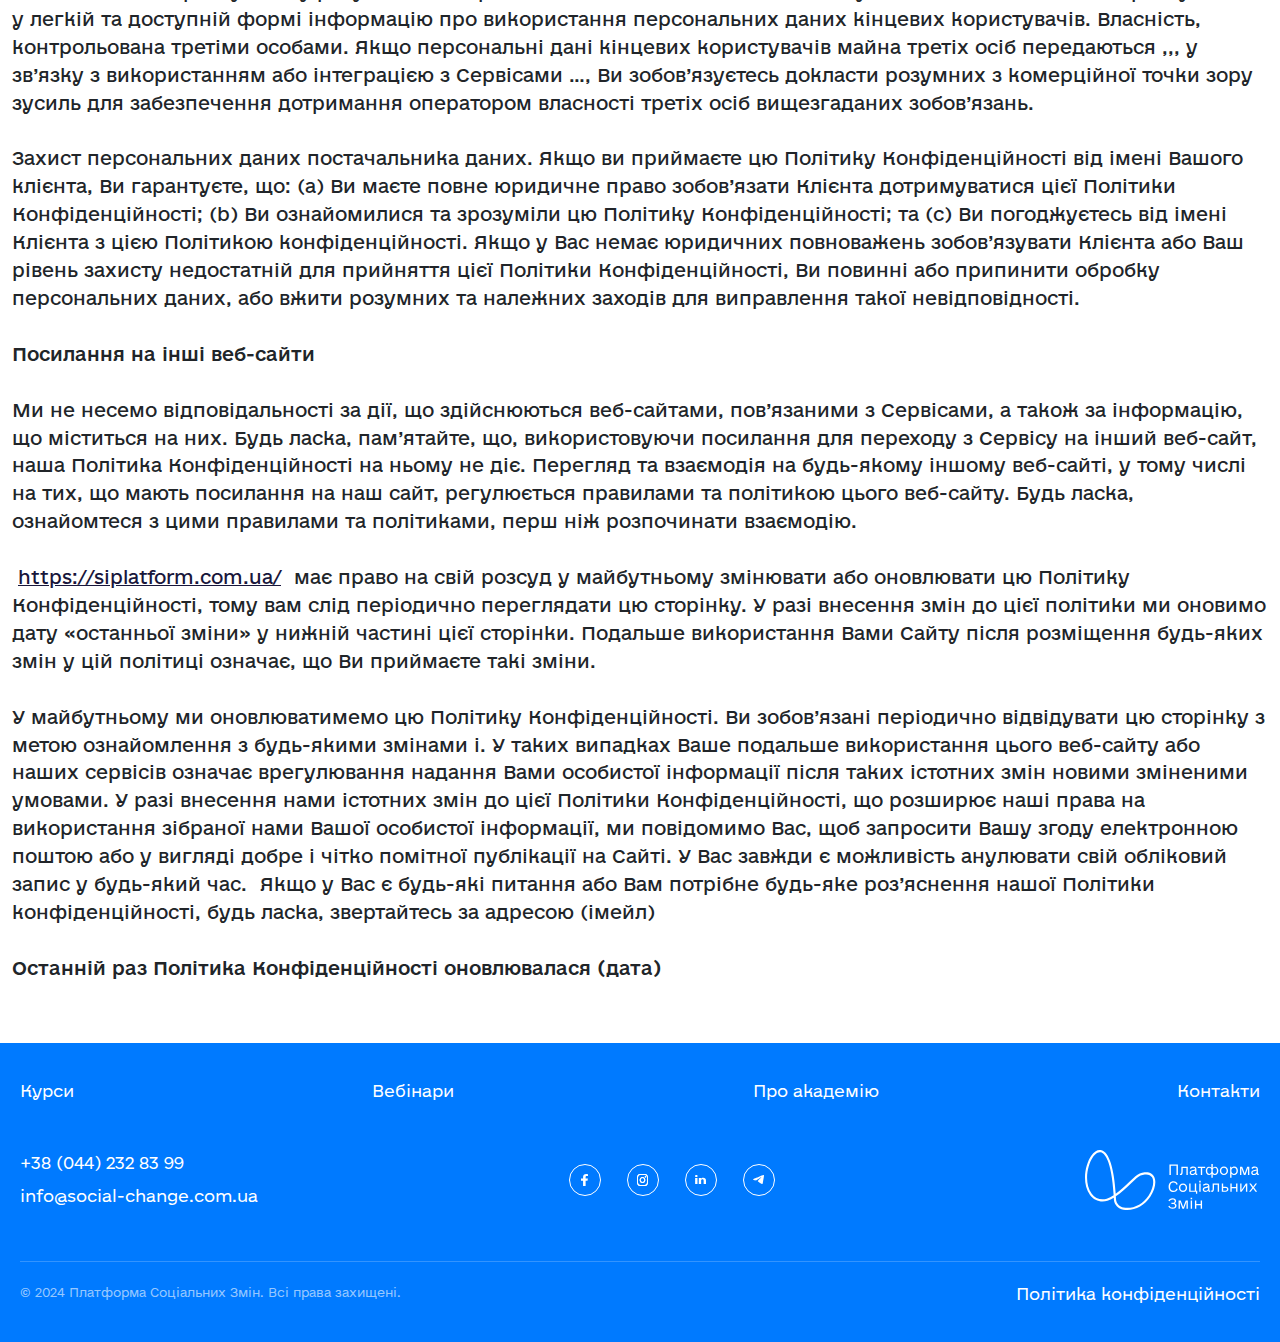
<file: Платформа_соціальних_змін/src/confident.html>
<!DOCTYPE html>
<html lang="en">
  <head>
    <meta charset="UTF-8" />
    <meta name="viewport" content="width=device-width, initial-scale=1.0" />
    <link rel="stylesheet" href="css/bootstrap.min.css" />
    <link rel="stylesheet" href="css/bootstrap-grid.min.css" />
    <link rel="stylesheet" href="css/confident.css" />
    <title>Політика конфіденційності</title>
  </head>

  <body>
    <div
      class="modal fade"
      id="exampleModal"
      tabindex="-1"
      aria-labelledby="exampleModalLabel"
      aria-hidden="true"
    >
      <div class="modal-dialog modal-dialog-centered">
        <div class="modal-content">
          <svg
            class="modal-close"
            data-bs-dismiss="modal"
            width="14"
            height="14"
            viewBox="0 0 14 14"
            fill="none"
            xmlns="http://www.w3.org/2000/svg"
          >
            <path
              d="M13 1L1 13M1 1L13 13"
              stroke="white"
              style="stroke: white; stroke-opacity: 1"
              stroke-width="2"
              stroke-linecap="round"
              stroke-linejoin="round"
            />
          </svg>

          <h2 class="modal-title">Вхід</h2>
          <input
            type="email"
            id="exampleFormControlInput1"
            placeholder="E-mail"
          />
          <div class="password-container">
            <input
              type="text"
              class="inputPassword"
              id="inputPassword"
              placeholder="Пароль"
            />
            <span class="toggle-password" onclick="togglePassword()">
              <svg
                width="22"
                height="20"
                viewBox="0 0 22 20"
                fill="none"
                xmlns="http://www.w3.org/2000/svg"
              >
                <path
                  d="M9.74294 3.09232C10.1494 3.03223 10.5686 3 11.0004 3C16.1054 3 19.4553 7.50484 20.5807 9.28682C20.7169 9.5025 20.785 9.61034 20.8231 9.77667C20.8518 9.90159 20.8517 10.0987 20.8231 10.2236C20.7849 10.3899 20.7164 10.4985 20.5792 10.7156C20.2793 11.1901 19.8222 11.8571 19.2165 12.5805M5.72432 4.71504C3.56225 6.1817 2.09445 8.21938 1.42111 9.28528C1.28428 9.50187 1.21587 9.61016 1.17774 9.77648C1.1491 9.9014 1.14909 10.0984 1.17771 10.2234C1.21583 10.3897 1.28393 10.4975 1.42013 10.7132C2.54554 12.4952 5.89541 17 11.0004 17C13.0588 17 14.8319 16.2676 16.2888 15.2766M2.00042 1L20.0004 19M8.8791 7.87868C8.3362 8.42157 8.00042 9.17157 8.00042 10C8.00042 11.6569 9.34356 13 11.0004 13C11.8288 13 12.5788 12.6642 13.1217 12.1213"
                  stroke="#007AFF"
                  style="
                    stroke: #007aff;
                    stroke: color(display-p3 0 0.4784 1);
                    stroke-opacity: 1;
                  "
                  stroke-width="2"
                  stroke-linecap="round"
                  stroke-linejoin="round"
                />
              </svg>
            </span>
          </div>
          <button class="sign_in modal-sign_in">Увійти</button>
          <div class="modal-or">
            <hr class="modal-line" />
            <p>або</p>
            <hr class="modal-line" />
          </div>
          <div class="social-login-buttons">
            <button class="social-button google">
              <svg
                width="24.000000"
                height="24.000000"
                viewBox="0 0 24 24"
                fill="none"
                xmlns="http://www.w3.org/2000/svg"
                xmlns:xlink="http://www.w3.org/1999/xlink"
              >
                <clipPath id="clip403_13230">
                  <rect
                    id="Social icon"
                    rx="0.000000"
                    width="23.500000"
                    height="23.500000"
                    transform="translate(0.250000 0.250000)"
                    fill="white"
                    fill-opacity="0"
                  />
                </clipPath>
                <rect
                  rx="0.000000"
                  width="23.500000"
                  height="23.500000"
                  transform="translate(0.250000 0.250000)"
                  fill="#FFFFFF"
                  fill-opacity="0"
                />
                <g clip-path="url(#clip403_13230)">
                  <path
                    d="M23.76 12.27C23.76 11.46 23.7 10.64 23.55 9.83L12.24 9.83L12.24 14.45L18.72 14.45C18.45 15.94 17.58 17.26 16.32 18.1L16.32 21.1L20.18 21.1C22.46 19.01 23.76 15.92 23.76 12.27Z"
                    fill="#4285F4"
                    fill-opacity="1.000000"
                    fill-rule="nonzero"
                  />
                  <path
                    d="M12.24 24C15.47 24 18.2 22.93 20.19 21.1L16.32 18.1C15.25 18.83 13.86 19.25 12.24 19.25C9.11 19.25 6.45 17.13 5.5 14.3L1.51 14.3L1.51 17.39C3.55 21.44 7.7 24 12.24 24Z"
                    fill="#34A853"
                    fill-opacity="1.000000"
                    fill-rule="nonzero"
                  />
                  <path
                    d="M5.5 14.3C4.99 12.8 4.99 11.19 5.5 9.7L5.5 6.61L1.51 6.61C-0.19 10 -0.19 14 1.51 17.39L5.5 14.3Z"
                    fill="#FBBC04"
                    fill-opacity="1.000000"
                    fill-rule="nonzero"
                  />
                  <path
                    d="M12.24 4.74C13.95 4.72 15.6 5.36 16.84 6.54L20.26 3.12C18.1 1.08 15.22 -0.04 12.24 0C7.7 0 3.55 2.55 1.51 6.61L5.5 9.7C6.45 6.86 9.1 4.74 12.24 4.74Z"
                    fill="#EA4335"
                    fill-opacity="1.000000"
                    fill-rule="nonzero"
                  />
                </g>
              </svg>
              Вхід через Google
            </button>
            <button class="social-button facebook">
              <svg
                width="24"
                height="24"
                viewBox="0 0 24 24"
                fill="none"
                xmlns="http://www.w3.org/2000/svg"
              >
                <g clip-path="url(#clip0_403_13233)">
                  <path
                    d="M24 12C24 5.37258 18.6274 0 12 0C5.37258 0 0 5.37258 0 12C0 17.9895 4.3882 22.954 10.125 23.8542V15.4688H7.07812V12H10.125V9.35625C10.125 6.34875 11.9166 4.6875 14.6576 4.6875C15.9701 4.6875 17.3438 4.92188 17.3438 4.92188V7.875H15.8306C14.34 7.875 13.875 8.80008 13.875 9.75V12H17.2031L16.6711 15.4688H13.875V23.8542C19.6118 22.954 24 17.9895 24 12Z"
                    fill="#1877F2"
                    style="
                      fill: #1877f2;
                      fill: color(display-p3 0.0941 0.4667 0.949);
                      fill-opacity: 1;
                    "
                  />
                  <path
                    d="M16.6711 15.4688L17.2031 12H13.875V9.75C13.875 8.80102 14.34 7.875 15.8306 7.875H17.3438V4.92188C17.3438 4.92188 15.9705 4.6875 14.6576 4.6875C11.9166 4.6875 10.125 6.34875 10.125 9.35625V12H7.07812V15.4688H10.125V23.8542C11.3674 24.0486 12.6326 24.0486 13.875 23.8542V15.4688H16.6711Z"
                    fill="white"
                    style="fill: white; fill-opacity: 1"
                  />
                </g>
                <defs>
                  <clipPath id="clip0_403_13233">
                    <rect
                      width="24"
                      height="24"
                      fill="white"
                      style="fill: white; fill-opacity: 1"
                    />
                  </clipPath>
                </defs>
              </svg>
              Вхід через Facebook
            </button>
          </div>
          <p class="modal-to-registration">
            У вас ще немає аккаунта?
            <button
              class="registration"
              data-bs-toggle="modal"
              data-bs-target="#RegistrationModal"
            >
              Зареєструватися
            </button>
          </p>
        </div>
      </div>
    </div>
    <div
      class="modal fade"
      id="RegistrationModal"
      tabindex="-1"
      aria-labelledby="exampleModalLabel"
      aria-hidden="true"
    >
      <div class="modal-dialog modal-dialog-centered">
        <div class="modal-content">
          <svg
            class="modal-close"
            data-bs-dismiss="modal"
            width="14"
            height="14"
            viewBox="0 0 14 14"
            fill="none"
            xmlns="http://www.w3.org/2000/svg"
          >
            <path
              d="M13 1L1 13M1 1L13 13"
              stroke="white"
              style="stroke: white; stroke-opacity: 1"
              stroke-width="2"
              stroke-linecap="round"
              stroke-linejoin="round"
            />
          </svg>
          <h2 class="modal-title">Реєстрація</h2>
          <div class="social-login-buttons">
            <button class="social-button google">
              <svg
                width="24.000000"
                height="24.000000"
                viewBox="0 0 24 24"
                fill="none"
                xmlns="http://www.w3.org/2000/svg"
                xmlns:xlink="http://www.w3.org/1999/xlink"
              >
                <clipPath id="clip403_13230">
                  <rect
                    id="Social icon"
                    rx="0.000000"
                    width="23.500000"
                    height="23.500000"
                    transform="translate(0.250000 0.250000)"
                    fill="white"
                    fill-opacity="0"
                  />
                </clipPath>
                <rect
                  rx="0.000000"
                  width="23.500000"
                  height="23.500000"
                  transform="translate(0.250000 0.250000)"
                  fill="#FFFFFF"
                  fill-opacity="0"
                />
                <g clip-path="url(#clip403_13230)">
                  <path
                    d="M23.76 12.27C23.76 11.46 23.7 10.64 23.55 9.83L12.24 9.83L12.24 14.45L18.72 14.45C18.45 15.94 17.58 17.26 16.32 18.1L16.32 21.1L20.18 21.1C22.46 19.01 23.76 15.92 23.76 12.27Z"
                    fill="#4285F4"
                    fill-opacity="1.000000"
                    fill-rule="nonzero"
                  />
                  <path
                    d="M12.24 24C15.47 24 18.2 22.93 20.19 21.1L16.32 18.1C15.25 18.83 13.86 19.25 12.24 19.25C9.11 19.25 6.45 17.13 5.5 14.3L1.51 14.3L1.51 17.39C3.55 21.44 7.7 24 12.24 24Z"
                    fill="#34A853"
                    fill-opacity="1.000000"
                    fill-rule="nonzero"
                  />
                  <path
                    d="M5.5 14.3C4.99 12.8 4.99 11.19 5.5 9.7L5.5 6.61L1.51 6.61C-0.19 10 -0.19 14 1.51 17.39L5.5 14.3Z"
                    fill="#FBBC04"
                    fill-opacity="1.000000"
                    fill-rule="nonzero"
                  />
                  <path
                    d="M12.24 4.74C13.95 4.72 15.6 5.36 16.84 6.54L20.26 3.12C18.1 1.08 15.22 -0.04 12.24 0C7.7 0 3.55 2.55 1.51 6.61L5.5 9.7C6.45 6.86 9.1 4.74 12.24 4.74Z"
                    fill="#EA4335"
                    fill-opacity="1.000000"
                    fill-rule="nonzero"
                  />
                </g>
              </svg>
              Вхід через Google
            </button>
            <button class="social-button facebook">
              <svg
                width="24"
                height="24"
                viewBox="0 0 24 24"
                fill="none"
                xmlns="http://www.w3.org/2000/svg"
              >
                <g clip-path="url(#clip0_403_13233)">
                  <path
                    d="M24 12C24 5.37258 18.6274 0 12 0C5.37258 0 0 5.37258 0 12C0 17.9895 4.3882 22.954 10.125 23.8542V15.4688H7.07812V12H10.125V9.35625C10.125 6.34875 11.9166 4.6875 14.6576 4.6875C15.9701 4.6875 17.3438 4.92188 17.3438 4.92188V7.875H15.8306C14.34 7.875 13.875 8.80008 13.875 9.75V12H17.2031L16.6711 15.4688H13.875V23.8542C19.6118 22.954 24 17.9895 24 12Z"
                    fill="#1877F2"
                    style="
                      fill: #1877f2;
                      fill: color(display-p3 0.0941 0.4667 0.949);
                      fill-opacity: 1;
                    "
                  />
                  <path
                    d="M16.6711 15.4688L17.2031 12H13.875V9.75C13.875 8.80102 14.34 7.875 15.8306 7.875H17.3438V4.92188C17.3438 4.92188 15.9705 4.6875 14.6576 4.6875C11.9166 4.6875 10.125 6.34875 10.125 9.35625V12H7.07812V15.4688H10.125V23.8542C11.3674 24.0486 12.6326 24.0486 13.875 23.8542V15.4688H16.6711Z"
                    fill="white"
                    style="fill: white; fill-opacity: 1"
                  />
                </g>
                <defs>
                  <clipPath id="clip0_403_13233">
                    <rect
                      width="24"
                      height="24"
                      fill="white"
                      style="fill: white; fill-opacity: 1"
                    />
                  </clipPath>
                </defs>
              </svg>
              Вхід через Facebook
            </button>
          </div>
          <div class="modal-or">
            <hr class="modal-line" />
            <p>або</p>
            <hr class="modal-line" />
          </div>
          <input type="text" id="inputName" placeholder="І'мя" />
          <input type="text" id="inputSurname" placeholder="Прізвище" />
          <input
            type="tel"
            id="inputNumber"
            placeholder="Телефон"
            pattern="^\+380\s\(\d{2}\)\s\d{3}-\d{2}-\d{2}$"
          />
          <input
            type="email"
            id="exampleFormControlInput2"
            placeholder="E-mail"
          />

          <div class="password-container">
            <input
              type="password"
              class="inputPassword"
              id="inputPassword2"
              placeholder="Пароль"
            />
            <span class="toggle-password" onclick="togglePassword()">
              <svg
                width="22"
                height="20"
                viewBox="0 0 22 20"
                fill="none"
                xmlns="http://www.w3.org/2000/svg"
              >
                <path
                  d="M9.74294 3.09232C10.1494 3.03223 10.5686 3 11.0004 3C16.1054 3 19.4553 7.50484 20.5807 9.28682C20.7169 9.5025 20.785 9.61034 20.8231 9.77667C20.8518 9.90159 20.8517 10.0987 20.8231 10.2236C20.7849 10.3899 20.7164 10.4985 20.5792 10.7156C20.2793 11.1901 19.8222 11.8571 19.2165 12.5805M5.72432 4.71504C3.56225 6.1817 2.09445 8.21938 1.42111 9.28528C1.28428 9.50187 1.21587 9.61016 1.17774 9.77648C1.1491 9.9014 1.14909 10.0984 1.17771 10.2234C1.21583 10.3897 1.28393 10.4975 1.42013 10.7132C2.54554 12.4952 5.89541 17 11.0004 17C13.0588 17 14.8319 16.2676 16.2888 15.2766M2.00042 1L20.0004 19M8.8791 7.87868C8.3362 8.42157 8.00042 9.17157 8.00042 10C8.00042 11.6569 9.34356 13 11.0004 13C11.8288 13 12.5788 12.6642 13.1217 12.1213"
                  stroke="#007AFF"
                  style="
                    stroke: #007aff;
                    stroke: color(display-p3 0 0.4784 1);
                    stroke-opacity: 1;
                  "
                  stroke-width="2"
                  stroke-linecap="round"
                  stroke-linejoin="round"
                />
              </svg>
            </span>
          </div>
          <div class="password-container">
            <input
              type="password"
              class="inputPassword"
              id="confirmPassword"
              aria-describedby="passwordHelpBlock"
              placeholder="Підтвердіть пароль"
            />
            <span class="toggle-password" onclick="togglePassword()">
              <svg
                width="22"
                height="20"
                viewBox="0 0 22 20"
                fill="none"
                xmlns="http://www.w3.org/2000/svg"
              >
                <path
                  d="M9.74294 3.09232C10.1494 3.03223 10.5686 3 11.0004 3C16.1054 3 19.4553 7.50484 20.5807 9.28682C20.7169 9.5025 20.785 9.61034 20.8231 9.77667C20.8518 9.90159 20.8517 10.0987 20.8231 10.2236C20.7849 10.3899 20.7164 10.4985 20.5792 10.7156C20.2793 11.1901 19.8222 11.8571 19.2165 12.5805M5.72432 4.71504C3.56225 6.1817 2.09445 8.21938 1.42111 9.28528C1.28428 9.50187 1.21587 9.61016 1.17774 9.77648C1.1491 9.9014 1.14909 10.0984 1.17771 10.2234C1.21583 10.3897 1.28393 10.4975 1.42013 10.7132C2.54554 12.4952 5.89541 17 11.0004 17C13.0588 17 14.8319 16.2676 16.2888 15.2766M2.00042 1L20.0004 19M8.8791 7.87868C8.3362 8.42157 8.00042 9.17157 8.00042 10C8.00042 11.6569 9.34356 13 11.0004 13C11.8288 13 12.5788 12.6642 13.1217 12.1213"
                  stroke="#007AFF"
                  style="
                    stroke: #007aff;
                    stroke: color(display-p3 0 0.4784 1);
                    stroke-opacity: 1;
                  "
                  stroke-width="2"
                  stroke-linecap="round"
                  stroke-linejoin="round"
                />
              </svg>
            </span>
          </div>

          <label>
            <input class="real-checkbox" type="checkbox" id="confirmDog" />
            <span class="custom-checkbox"></span>
            Я примаю <a href="confident.html"> Договір публічної оферти</a>
          </label>
          <!-- ТУТ КАПЧА -->
          <button class="sign_in modal-sign_in">Зареєструватися</button>
          <p class="modal-to-registration">
            У вас є аккаунт?
            <button
              class="registration"
              data-bs-toggle="modal"
              data-bs-target="#exampleModal"
            >
              Увійти
            </button>
          </p>
        </div>
      </div>
    </div>
    <section class="confident-start-section">
      <div class="container confident-start-section__container">
        <header class="confident-start-section__header header">
          <a class="confident-start-section__icon icon" href="index.html">
            <img class="icon__img" src="icons/logo-blue.svg" alt="" />
          </a>
          <nav class="confident__nav nav-menu">
            <ul class="nav-menu__list back">
              <li class="nav-menu__list-item">
                <a href="calendar.html">Календар</a>
              </li>
              <li class="nav-menu__list-item">
                <a href="courses.html">Курси</a>
              </li>
              <li class="nav-menu__list-item">
                <a href="webinars.html">Вебінари</a>
              </li>
              <li class="nav-menu__list-item">
                <a href="about.html">Про академію</a>
              </li>
              <li class="nav-menu__list-item">
                <a href="contacts.html">Контакти</a>
              </li>
              <li class="nav-menu__list-item">
                <button
                  class="sign_in"
                  data-bs-toggle="modal"
                  data-bs-target="#exampleModal"
                >
                  Увійти
                  <img src="icons/right-white.svg" alt="" />
                </button>
              </li>
            </ul>
          </nav>
          <div class="burger-menu burger-blue background-burger">
            <span></span>
            <span></span>
            <span></span>
          </div>
        </header>
      </div>
    </section>
    <section class="confident-content">
      <div class="confident-content__container container">
        <div class="confident-content__header">
          <h2 class="confident-content__title title-black">
            ПОЛІТИКА КОНФІДЕНЦІЙНОСТІ
          </h2>
          <a href="confident.docx" download>
            <button id="confident-download">
              Завантажити
              <svg
                width="23"
                height="21"
                viewBox="0 0 23 21"
                fill="none"
                xmlns="http://www.w3.org/2000/svg"
              >
                <path
                  d="M3.5 14.7422C2.29401 13.935 1.5 12.5602 1.5 11C1.5 8.65643 3.29151 6.73129 5.57974 6.51937C6.04781 3.67213 8.52024 1.5 11.5 1.5C14.4798 1.5 16.9522 3.67213 17.4203 6.51937C19.7085 6.73129 21.5 8.65643 21.5 11C21.5 12.5602 20.706 13.935 19.5 14.7422M7.5 15.5L11.5 19.5M11.5 19.5L15.5 15.5M11.5 19.5V10.5"
                  stroke="white"
                  style="stroke: white; stroke-opacity: 1"
                  stroke-width="2"
                  stroke-linecap="round"
                  stroke-linejoin="round"
                />
              </svg>
            </button>
          </a>
        </div>
        <div class="confident-content__information gray-block">
          Ця політика регулює тільки використання платформою
          <a href="">https://siplatform.com.ua/</a> (далі також іменованим “Ми”
          або “Нас”) використання та розкриття інформації, яка збирається, коли
          користувачі вирішують використовувати платформу
          <a href="">https://siplatform.com.ua/</a>. Ця політика не
          застосовується до взаємодії з іншими веб-сайтами, сторонніми
          рекламодавцями або рекламними мережами, або до інших послуг та роботи
          компаній, якими ми не володіємо, не керуємо і не контролюємо. Ми не
          контролюємо політику конфіденційності таких третіх осіб, і Ваші
          відносини під час використання їхніх послуг регулюються політикою
          конфіденційності третіх осіб.
          <br />
          <br />
          Як зазначено нижче, ми можемо збирати інформацію про Вас за допомогою
          таких засобів:
          <ul>
            <li>
              під час реєстрації на платформі
              <a href="">https://siplatform.com.ua/</a>,
            </li>
            <li>під час відвідування нашого веб-сайту,</li>
            <li>
              під час відвідування веб-сайту під час використання послуг
              <a href="">https://siplatform.com.ua/</a>
            </li>
          </ul>

          <br />
          У разі ухвалення рішення про те, щоб зареєструватися на наших
          сервісах, з Вашого боку потрібно надати певну інформацію, частина якої
          ідентифікує Вас особисто, наприклад, Вашу адресу електронної пошти або
          іншу реєстраційну інформацію. Надалі Вам, можливо, доведеться
          повідомити нам якісь додаткові дані про себе через будь-які інші види
          взаємодії з нами, наприклад, надати нам свій номер телефону під час
          звернення в службу по роботі з клієнтами. Ваша інформація,
          безпосередньо надана нам, називається “Реєстраційною інформацією”.
          <br />
          <br />
          <h3>Збір інформації на платформі</h3>
          <br />
          Через можливості платформи для коментарів для Вас передбачена
          можливість активної взаємодії. Використовуючи наші сервіси, Ви
          розумієте та погоджуєтеся з тим, що ми надаємо платформу обміну
          публічними коментарями, і що ми або інші Користувачі можемо
          здійснювати пошук, переглядати, використовувати, повторно розміщувати
          будь-який Ваш Контент користувача, який Ви робите загальнодоступним,
          використовуючи Сервіс.
          <br />
          <br />
          <h3>Персональні ідентифікаційні дані</h3>
          <br />
          Ми використовуємо та розкриваємо інформацію, зібрану нами під час
          використання користувачами платформи
          <a href="">https://siplatform.com.ua/</a>, відвідування веб-сайту ГО,
          що містить вкладку на курси платформи. Ми просимо персональні
          ідентифікаційні дані, такі як ім’я та адресу електронної пошти, під
          час реєстрації облікового запису. <br /><br />
          Ми збираємо інформацію при відвідуванні Вами нашого веб-сайту,
          використанні або взаємодії з платформою, а також коли Ви відвідуєте
          веб-сайти наших паблішерів-партнерів, які використовують наш віджет,
          Ця інформація може включати дані про загальну поведінку потоку кліків,
          такі як веб-сайт сторінки (включно з URL-адресами таких сторінок),
          пошукові запити, з яких користувач був перенаправлений на сторінку,
          навігацію зі сторінки на сторінку за допомогою сервісів …, час,
          проведений на кожній сторінці, та елементи, на які Ви натискаєте або
          вибираєте (” Інформація про Використання”). Інформація про
          Використання також може включати Вашу IP-адресу, інформацію про Ваше
          географічне розташування, отриману з IP-адреси, та доменне ім’я
          постачальника послуг Інтернету.
          <br /><br />
          Ми також збираємо та використовуємо інформацію про Ваші взаємодії з
          Сервісами таким чином і в такому форматі, який не ідентифікує вас як
          фізичну особу (“Інформація, що не ідентифікує особистість”). Ми можемо
          збирати, використовувати та розкривати Інформацію, яка не ідентифікує
          особу, в порядку, зазначеному нижче.
          <br /><br />
          <h3>Інформація про файли cookie</h3>
          <br />
          Як і багато веб-сайтів, в основному ми використовуємо файли cookie та
          піксельні теги для збору інформації користувача. Файл cookie — це
          невеликий файл, який містить рядок символів, які надсилаються на
          комп’ютер і зберігаються на жорсткому диску під час відвідування
          веб-сайту; кожен веб-сайт може надсилати власні файли cookie у Ваш
          браузер. Піксельний тег є невеликим графічним файлом, який дозволяє
          нам виміряти використання Сервісів ….. Теги пікселів дозволяють нам
          збирати таку інформацію, як IP-адреса комп’ютера, який завантажив
          сторінку, на якій відображається тег, URL-адреса сторінки, на якій
          відображається тег пікселя, час (і тривалість) перегляду сторінки, що
          містить тег пікселя, та ідентифікаційний номер (довга) рядок символів)
          будь-якого файлу cookie, раніше розміщеного цим сервером на Вашому
          комп’ютері. Файли cookie можуть також передавати нам інформацію про
          те, як Ви використовуєте Сервіси (наприклад, сторінки, які Ви
          переглядаєте, посилання, які натискаєте, та інші дії, які Ви вчиняєте
          щодо Сервісів), та дозволяють нам або нашим діловим партнерам
          відслідковувати використання Вами Сервісів за певний час. Постійний
          файл cookie залишається на жорсткому диску після закриття браузера.
          Постійні файли cookie можуть використовуватися Вашим браузером під час
          наступних відвідувань сайту. Постійні файли cookie можуть бути
          видалені, виходячи з команд вашого веб-браузера. Файл сеансу cookie є
          тимчасовим та зникає після закриття браузера. Ви можете скинути
          налаштування свого веб-бр аузера, щоб відмовитися від всіх файлів
          cookie або отримувати повідомлення, коли файл cookie надсилається.
          Однак деякі функції Сервісів не можуть бути доступними у разі
          відключення Вами можливості приймати файли cookie.
          <br /><br />
          <h3>Параметри файлів cookie: </h3>
          <br />
          ми використовуємо файли cookie для унікальної ідентифікації браузера,
          що дає можливість рекламодавцям показувати цільові оголошення, що
          мають відношення до Вас. Якщо Ви віддаєте перевагу, щоб ми не
          зберігали унікальні файли cookie у Вашому браузері, Ви можете
          відмовитись від них. Зверніть увагу, що відмовившись, Ви все одно
          отримуватимете рекламу від …., при відвідуванні наших веб-сайтів, –
          вона просто не буде орієнтована на Вас.
          <br /><br />
          <h3>Інформація про аналітику</h3>
          <br />
          Ми використовуємо як наші, так і сторонні інструменти аналітики, які
          допомагають нам оцінити трафік та тенденції використання Сервісів. Ці
          інструменти збирають інформацію, надіслану Вашим браузером у рамках
          запиту веб-сторінки, включаючи веб-сторінки, які Ви відвідуєте,
          доповнення браузера, ширину та висоту браузера, а також іншу
          інформацію, яка допомагає нам у покращенні Сервісів. Ми збираємо та
          використовуємо цю аналітичну інформацію в узагальненому вигляді таким
          чином, щоб її неможливо було використовувати для ідентифікації
          будь-якого конкретного окремого користувача.
          <br /><br />
          <h3>Інформація про файл журналу</h3>
          <br />
          Інформація про файл журналу автоматично передається Вашим браузером
          щоразу, коли Ви отримуєте доступ до веб-сторінки. При використанні
          наших сервісів сервери автоматично записують певну інформацію про
          файли журналу. Ці журнали сервера можуть містити анонімну інформацію,
          таку як веб-запит, адресу Інтернет-протоколу (“IP”), тип браузера,
          сторінки переходу/виходу та URL-адреси, кількість кліків і те, як Ви
          взаємодієте з посиланнями на Сервіс, доменні імена, цільові сторінки,
          переглянуті сторінки та іншу інформацію.
          <br /><br />
          Інформація про невидимі GIF-файли/веб-маяки: коли ви використовуєте
          Сервіс, ми можемо застосовувати невидимі GIF-файли (також відомі як
          веб-маяки), які використовуються для анонімного відстеження моделей
          онлайн поведінки наших користувачів. Крім того, ми можемо також
          використовувати невидимі GIF-файли в HTML-листах, що надсилаються
          нашим користувачам, щоб відстежувати, які електронні листи
          відкриваються та на які посилання натискають отримувачі. Ця інформація
          призначена для більш точної звітності та покращення Сервісів.
          <br /><br />
          <h3>Збір інформації на партнерських сайтах</h3>
          <br />
          Ми можемо отримувати, передавати та збирати інформацію від
          користувачів сторонніх сайтів, які використовують Сервіс
          …(“Партнерські сайти”), про Вас та використання Вами Сервісів …на
          їхніх сайтах. Якщо Ви не дозволили Партнерському сайту надавати
          персональні ідентифікаційні дані, така інформація не включатиме
          ідентифікуючих персональних даних, але може включати інформацію, що не
          ідентифікує особу та/або повідомляти анонімну інформацію про
          використання вами Партнерського сайту та Сервісу ….
          <br /><br />
          <h3>Використання та обмін персональними ідентифікаційними даними</h3>
          <br />
          Використання: ми використовуємо персональні ідентифікаційні дані для
          таких цілей:
          <ul>
            <li>
              внутрішньо для таких цілей, як аналіз використання Сервісів,
              діагностика сервісних або технічних проблем або підтримання
              безпеки,
            </li>
            <li>
              для експлуатації, обслуговування та надання Вам функцій та
              можливостей Сервісів,
            </li>
            <li>для задоволення запитів, які Ви можете надіслати нам,</li>
            <li>для персоналізації Вашого досвіду користувача,</li>
            <li>
              для надання Вам інформації та пропозицій від нас чи третіх осіб,
              які, на нашу думку, можуть виявитися корисними чи цікавими,
              включаючи інформаційні бюлетені, маркетингові чи рекламні
              матеріали та іншу інформацію про послуги та продукти, які ми
              пропонуємо або третіми особами.
            </li>
          </ul>
          <br />
          Після припинення або деактивації Вашого облікового запису на …,
          платформа може зберігати інформацію Вашого профілю та Контент
          користувача протягом комерційно розумного періоду часу для резервного
          копіювання, архівування або аудиту. Крім того, …може зберігати та
          продовжувати використовувати протягом необмеженого часу всю інформацію
          (включно з Користувальницьким Контентом), що міститься у Ваших
          повідомленнях іншим користувачам або розміщена в публічних або
          частково публічних сегментах Сервісу після припинення або деактивації
          Вашого облікового запису на …. залишає за собою право, але не
          зобов’язаний, відстежувати контент користувача, який Ви публікуєте на
          Сервісах. Ми залишаємо за собою право видалити будь-яку інформацію або
          матеріал з будь-якої причини або без будь-яких причин, у тому числі
          без обмежень, якщо, на нашу власну думку, така інформація або матеріал
          порушує або може порушувати будь-яке застосовне законодавство або нашу
          Угода користувача, або виникає необхідність захисту чи забезпечення
          безпеки щодо наших прав чи власності, або прав третіх осіб. … також
          залишає за собою право видалити інформацію на запит будь-якої третьої
          сторони.
          <br /><br />
          <h3>Спільне використання</h3>
          <br />
          Ми не будемо здавати в оренду або продавати Ваші персональні
          ідентифікаційні дані третім особам поза … та контрольованих дочірніх
          компаній та філій без вашої згоди за винятком випадків, зазначених
          нижче:
          <ul>
            <li>
              Параметри файлів cookie:  ми використовуємо файли cookie для
              унікальної ідентифікації браузера, що дає можливість рекламодавцям
              показувати цільові оголошення, що мають відношення до Вас. Якщо Ви
              віддаєте перевагу, щоб ми не зберігали унікальні файли cookie у
              Вашому браузері, Ви можете відмовитись від них. Зверніть увагу, що
              відмовившись, Ви все одно отримуватимете рекламу від …., при
              відвідуванні наших веб-сайтів, – вона просто не буде орієнтована
              на Вас.
            </li>
            <br />
            <li>
              Кому Ви можете надати доступ до свого Контенту користувача:
              будь-які персональні ідентифікаційні дані або контент, який Ви
              добровільно надаєте для розміщення на Сервісах, наприклад, Контент
              користувача стає загальнодоступним відповідно до будь-яких
              застосовних налаштувань конфіденційності. Щоб змінити установки
              конфіденційності Сервісів, будь ласка, змініть установки Вашого
              профілю. Якщо Ви видалите інформацію, розміщену на Сервісі, її
              копії можуть залишатися видимими на кешованих та заархівованих
              сторінках Сервісу, або якщо інші користувачі скопіювали або
              зберегли цю інформацію.
            </li>
            <br />
            <li>
              Що відбувається у разі зміни контролю: ми можемо купувати або
              продавати/відмовитися від компанії, або будь-якого поєднання її
              продуктів, послуг, активів та/або підприємств. Персональні
              ідентифікаційні дані, такі як імена клієнтів та адреси електронної
              пошти, Користувальницький Контент та інша інформація користувача,
              що стосується Сервісів, швидше за все, буде серед елементів, що
              передаються при здійсненні такого роду транзакцій. Ми також можемо
              передавати або переуступати таку інформацію в ході корпоративних
              відчужень, злиттів, поглинань, банкрутств, ліквідацій, аналогічних
              угод або провадження.
            </li>
            <br />
            <li>
              Випадки, коли ми зобов’язані надати Ваші персональні
              ідентифікаційні дані: … розкриватиме персональні ідентифікаційні
              дані, якщо це необхідно з огляду на вимоги законодавства або у
              зв’язку з судовим наказом, або якщо ми обґрунтовано вважаємо, що
              такі дії необхідні для (а) дотримання закону та обґрунтованих
              запитів правоохоронних органів; (b) забезпечення дотримання нашої
              Угоди користувача або захисту безпеки або цілісності наших
              Сервісів; та/або (с) здійснення або захисту прав, власності або
              особистої безпеки , наших Користувачів або інших осіб.
            </li>
          </ul>
          <br /><br />
          <h3>
            Як ми використовуємо та передаємо Інформацію, що не ідентифікує
            особистість
          </h3>
          <br />
          Використання: Використовуючи наші Сервіси або надаючи нам будь-яку
          інформацію, Ви даєте згоду на збирання, обробку, обслуговування та
          передачу Інформації, яка не ідентифікує особистість. Ми будемо
          використовувати Інформацію, яка не ідентифікує особистість:
          <ul>
            <li>для виконання запитів на наші послуги;</li>
            <li>для спілкування з Вами та відповідей на Ваші запити;</li>
            <li>для проведення досліджень щодо використання послуг…;</li>
            <li>
              для того, щоб Ви могли створити обліковий запис, зберегти облікові
              дані для входу та налаштувати під себе необхідні Вам Сервіси …;
            </li>
            <li>
              для того, щоб у майбутньому зв’язуватися з Вами щодо надання
              Сервісів …;
            </li>
            <li>для надання Вам пропозицій для продуктів та Сервісів ….</li>
          </ul>
          <br /><br />
          Ми використовуємо Інформацію про Використання, яку ми збираємо, та
          інформацію, зібрану нашими сторонніми партнерами, для збору
          неособистої, демографічної та поведінкової інформації для групування
          користувачів, які поділяють спільний інтерес до “Сегментів Аудиторії”.
          Ці Сегменти Аудиторії не містять персональних ідентифікаційних даних;
          наприклад, у цих сегментах може бути зазначено, що користувач, що
          знаходиться в певному географічному регіоні, може бути зацікавлений в
          автомобілях, але ця інформація не ідентифікується і не включає ім’я,
          адресу електронної пошти, номер телефону, поштову адресу або ім’я
          користувача будь-якого конкретного особи. Ми будемо використовувати ці
          Сегменти Аудиторії (a) для зіставлення реклами, яка може представляти
          інтерес для наших користувачів, які потрапляють під цей сегмент, та
          (b) для сприяння нашим рекламодавцям, рекламним мережам та веб-сайтам
          паблішерів у розміщенні рекламних оголошень та пропозицій, які можуть
          становити інтерес для користувачів у даному сегменті.
          <br /><br />
          Спільне використання: ми будемо обмінюватися інформацією, що не
          ідентифікує особистість, включаючи інформацію, отриману за допомогою
          таких інструментів, як файли cookie, файли журналів, ідентифікатори
          пристроїв, дані про місцезнаходження та невидимі GIF-файли (наприклад,
          анонімні дані про використання, сторінки переходу/ виходу та
          URL-адреси, типи платформ, кількість кліків тощо):
          <ul>
            <li>
              будь-яким способом, дозволеним для персональних ідентифікаційних
              даних;
            </li>
            <li>
              з нашими сторонніми діловими партнерами з метою, описаною в
              розділі вище
            </li>
          </ul>
          <br /><br />
          Ми також збираємо або іншим чином відбиратимемо дані всіх
          ідентифікуючих особистість характеристик і передавати агреговані,
          анонімні дані третім особам.
          <br /><br />
          Ми можемо передавати не агреговану, не ідентифікуючу особу інформацію
          про використання, включаючи сегменти аудиторії, стороннім
          рекламодавцям та паблішерам, з метою сприяння обом сторонам у наданні
          релевантної цільової реклами, яка відповідає інтересам користувачів.
          Наприклад, ці компанії можуть використовувати таку інформацію
          (наприклад, інформацію про потік кліків, час і дату, предмет
          рекламного оголошення, на яке клікнули або пропустили) для надання
          реклами про товари та послуги, що потенційно надають вам більший
          інтерес. Ваші уподобання, зібрані в рамках цього процесу, можуть бути
          використані для визначення типів маркетингових повідомлень, які Ви
          отримуєте на сайтах, з якими ми працюємо.
          <br /><br />
          Ми також можемо надавати зведену статистичну інформацію про наші
          послуги рекламодавцям та паблішерам. Ми не надаємо цим третім особам
          жодних персональних даних.
          <br /><br />
          <h3>Рекламні оголошення на ….</h3>
          <br />
          Ми також можемо надавати певну інформацію, таку, як Ваше
          місцезнаходження, дані браузера та файлів cookie, так само як і інші
          дані, що стосуються використання Вами наших Сервісів, нашим діловим
          партнерам для показу реклами (рекламних оголошень) потенційно цікавою
          для Вас. … може дозволити стороннім рекламним серверам або рекламним
          мережам обслуговувати рекламу на Сервісах. Ці сторонні рекламні
          сервери або рекламні мережі використовують технологію для надсилання
          безпосередньо до вашого браузера або мобільного пристрою, рекламних
          оголошень і рекламних посилань, які з’являються на Сервісах, і
          автоматично отримують вашу IP-адресу. Вони також можуть
          використовувати інші технології (такі як cookie-файли, JavaScript,
          ідентифікатори пристроїв, дані про місцезнаходження та невидимі
          GIF-файли, див. вище) для компіляції інформації про відвідування
          вашого браузера або пристрої моделі використання на Сервісах, а також
          для вимірювання ефективності рекламних оголошень та персоналізації
          рекламного контенту. …. не продає, не здає в оренду і не надає
          інформацію, яку ми збираємо безпосередньо від Вас або про Вас від
          третіх осіб, таких сторонніх рекламних серверів або рекламних мереж
          для власних маркетингових цілей таких сторін.
          <br /><br />
          Зверніть увагу, що рекламодавець може попросити …. показати оголошення
          певної аудиторії користувачів (наприклад, з демографічних чи інших
          інтересів). У цій ситуації …. визначає цільову аудиторію, а також
          показує рекламу цієї аудиторії та надає рекламодавцю лише анонімні
          агреговані дані. Як тільки Ви реагуєте на таке оголошення,
          рекламодавець або рекламний сервер визначає, що Ви відповідаєте опису
          аудиторії, яку вони мають намір охопити.
          <br /><br />
          Політика конфіденційності …. не застосовується до сторонніх
          рекламодавців, і ми не можемо контролювати їхню діяльність. Будь
          ласка, ознайомтеся з відповідною політикою конфіденційності таких
          рекламодавців або зв’яжіться з такими рекламодавцями для отримання
          додаткової інформації.
          <br /><br />
          <h3>Зміна або видалення інформації</h3>
          <br />
          Усі зареєстровані користувачі можуть переглядати, оновлювати або
          виправляти персональні ідентифікаційні дані, зазначені в їхньому
          профілі реєстрації або облікового запису, змінюючи “налаштування
          користувача” у своєму обліковому записі. Якщо Ви вирішите повністю
          відмовитися від участі, Ваш обліковий запис може бути деактивований, і
          Вам потрібно буде пройти повторну реєстрацію, якщо Ви вирішите
          відновити її. Щоб повністю видалити Ваш обліковий запис та інформацію
          або запобігти обробці Ваших даних …. , будь ласка, напишіть нашому
          співробітнику з питань дотримання вимог щодо захисту даних за адресою
          …. Тим не менш, Ви розумієте та погоджуєтеся з тим, що ми не можемо
          видалити Ваші персональні ідентифікаційні дані із записів будь-якої
          третьої сторони, якій, відповідно до викладеної вище політики та Угоди
          користувача, була надана Ваша інформація.
          <br /><br />
          <h3>Безпека</h3>
          <br />
          … дуже зацікавлений у захисті Вашої інформації. … використовує
          комерційно обґрунтовані запобіжні заходи для збереження цілісності та
          безпеки всієї інформації, що збирається через Сервіс. Щоб захистити
          Вашу конфіденційність та безпеку, ми вживаємо розумних заходів
          (наприклад, запитуємо унікальний пароль), щоб підтвердити Вашу особу,
          перш ніж надати Вам доступ до облікового запису. Ви несете
          відповідальність за збереження секретності Вашого унікального пароля
          та інформації про обліковий запис, а також за постійний контроль
          доступу до Вашого електронного листування з …. Незважаючи на
          вищезазначені заходи, … не може забезпечити або гарантувати безпеку
          будь-якої інформації, яку Ви передаєте в …, або гарантувати, що
          інформація на Сервісах не може бути доступна, розголошена, змінена або
          знищена. На Ваші конфіденційності також можуть вплинути зміни у
          функціональності дистриб’юторів …., таких як соціальні мережі. …. не
          несе відповідальності за функціональність чи заходи безпеки будь-якої
          третьої сторони.
          <br /><br />
          <h3>Політика щодо дітей</h3>
          <br />
          Цей сайт не призначений для дітей віком до 12 років. Ми свідомо не
          збираємо та не запитуємо особисту інформацію у дітей віком до 12 років
          і свідомо не дозволяємо таким особам реєструвати обліковий запис. Якщо
          вам не виповнилося 12 років, будь ласка, не надсилайте нам жодної
          інформації про себе, включаючи ім’я, адресу, номер телефону або адресу
          електронної пошти. Ніхто віком до 12 років не може надавати будь-яку
          особисту інформацію. У випадку, якщо ми дізнаємося, що ми зібрали
          особисту інформацію щодо дитини віком до 12 років без підтвердження
          згоди батьків, ми видалимо цю інформацію якнайшвидше. 
          <br /><br />
          <h3>Умови захисту даних для Європейської економічної зони</h3>
          <br />
          Якщо Ваша угода з <a href="">https://siplatform.com.ua/</a>  включає
          застосування положень цієї політики, або Ви іншим чином використовуєте
          Сервіси <a href="">https://siplatform.com.ua/</a> , які зобов’язують
          прийняти цю політику, Ви зобов’язані гарантувати, що від кінцевих
          користувачів в Європейській Економічній зоні надана вся необхідна
          інформація, та отримано всі необхідні згоди. Якщо Ви не дотримуєтеся
          цієї вимоги цієї Політики, ми можемо обмежити або призупинити
          використання Сервісів … та/або розірвати Вашу угоду. <br /><br />
          <h3>Контрольована Вами власність.</h3>
          <br />
          Для Сервісів, що використовуються на будь-якому сайті, додатку або
          іншому об’єкті, який знаходиться під Вашим контролем, а також під
          контролем Вашої афілійованої особи або клієнта, по відношенню до
          кінцевих користувачів в Європейській Економічній Зоні застосовуються
          такі зобов’язання.
          <br /><br />
          Ви зобов’язуєтеся отримати законну згоду кінцевих користувачів на
          використання файлів cookie або іншого локального сховища, якщо це
          потрібно за законом, а також згоду на збір, обмін та використання
          персональних ідентифікаційних даних для персоналізації реклами. При
          отриманні такої згоди Ви зобов’язані зберегти позначку кінцевого
          користувача, що підтверджує згоду, та надати кінцевим користувачам
          чіткі інструкції щодо того, як відкликати таку згоду. Ви повинні чітко
          ідентифікувати кожну сторону, яка може збирати, отримувати або
          використовувати персональні ідентифікаційні дані кінцевих користувачів
          у результаті використання вами ….. Ви також зобов’язуєтеся надати
          кінцевим користувачам у легкій та доступній формі інформацію про
          використання персональних даних кінцевих користувачів. Власність,
          контрольована третіми особами. Якщо персональні дані кінцевих
          користувачів майна третіх осіб передаються ,,, у зв’язку з
          використанням або інтеграцією з Сервісами …, Ви зобов’язуєтесь
          докласти розумних з комерційної точки зору зусиль для забезпечення
          дотримання оператором власності третіх осіб вищезгаданих зобов’язань.
          <br /><br />
          Захист персональних даних постачальника даних. Якщо ви приймаєте цю
          Політику Конфіденційності від імені Вашого клієнта, Ви гарантуєте, що:
          (а) Ви маєте повне юридичне право зобов’язати Клієнта дотримуватися
          цієї Політики Конфіденційності; (b) Ви ознайомилися та зрозуміли цю
          Політику Конфіденційності; та (с) Ви погоджуєтесь від імені Клієнта з
          цією Політикою конфіденційності. Якщо у Вас немає юридичних
          повноважень зобов’язувати Клієнта або Ваш рівень захисту недостатній
          для прийняття цієї Політики Конфіденційності, Ви повинні або припинити
          обробку персональних даних, або вжити розумних та належних заходів для
          виправлення такої невідповідності.
          <br /><br />
          <h3>Посилання на інші веб-сайти</h3>
          <br />
          Ми не несемо відповідальності за дії, що здійснюються веб-сайтами,
          пов’язаними з Сервісами, а також за інформацію, що міститься на них.
          Будь ласка, пам’ятайте, що, використовуючи посилання для переходу з
          Сервісу на інший веб-сайт, наша Політика Конфіденційності на ньому не
          діє. Перегляд та взаємодія на будь-якому іншому веб-сайті, у тому
          числі на тих, що мають посилання на наш сайт, регулюється правилами та
          політикою цього веб-сайту. Будь ласка, ознайомтеся з цими правилами та
          політиками, перш ніж розпочинати взаємодію.
          <br /><br />
           <a href="">https://siplatform.com.ua/</a>  має право на свій розсуд у
          майбутньому змінювати або оновлювати цю Політику Конфіденційності,
          тому вам слід періодично переглядати цю сторінку. У разі внесення змін
          до цієї політики ми оновимо дату «останньої зміни» у нижній частині
          цієї сторінки. Подальше використання Вами Сайту після розміщення
          будь-яких змін у цій політиці означає, що Ви приймаєте такі зміни.
          <br /><br />
          У майбутньому ми оновлюватимемо цю Політику Конфіденційності. Ви
          зобов’язані періодично відвідувати цю сторінку з метою ознайомлення з
          будь-якими змінами і. У таких випадках Ваше подальше використання
          цього веб-сайту або наших сервісів означає врегулювання надання Вами
          особистої інформації після таких істотних змін новими зміненими
          умовами. У разі внесення нами істотних змін до цієї Політики
          Конфіденційності, що розширює наші права на використання зібраної нами
          Вашої особистої інформації, ми повідомимо Вас, щоб запросити Вашу
          згоду електронною поштою або у вигляді добре і чітко помітної
          публікації на Сайті. У Вас завжди є можливість анулювати свій
          обліковий запис у будь-який час.  Якщо у Вас є будь-які питання або
          Вам потрібне будь-яке роз’яснення нашої Політики конфіденційності,
          будь ласка, звертайтесь за адресою (імейл) 
          <br /><br />
          <h3>Останній раз Політика Конфіденційності оновлювалася (дата)</h3>
        </div>
      </div>
    </section>
    <footer class="footer-main footer">
      <div class="footer__container container">
        <div class="footer__topics">
          <a href="courses.html">Курси</a>
          <a href="webinars.html">Вебінари</a>
          <a href="about.html">Про академію</a>
          <a href="contacts.html">Контакти</a>
        </div>
        <div class="footer__info">
          <div class="footer__number-mail">
            <p>+38 (044) 232 83 99</p>
            <p>info@social-change.com.ua</p>
          </div>
          <div class="footer__socials">
            <a href="" class="footer__social"
              ><img src="icons/facebook.svg" alt=""
            /></a>
            <a href="" class="footer__social"
              ><img src="icons/insta.svg" alt=""
            /></a>
            <a href="" class="footer__social"
              ><img src="icons/linkedin.svg" alt=""
            /></a>
            <a href="" class="footer__social"
              ><img src="icons/tg.svg" alt=""
            /></a>
          </div>
          <div class="footer__icon icon">
            <img class="icon__img" src="icons/logo-white.svg" alt="" />
          </div>
        </div>
        <div class="footer__copyright">
          <p>© 2024 Платформа Соціальних Змін. Всі права захищені.</p>
          <a href="confident.html">Політика конфіденційності</a>
        </div>
      </div>
    </footer>
    <script src="js/bootstrap.bundle.min.js"></script>
    <script src="js/passwordChanger.js"></script>
    <script src="js/burger.js"></script>
  </body>
</html>
</file>
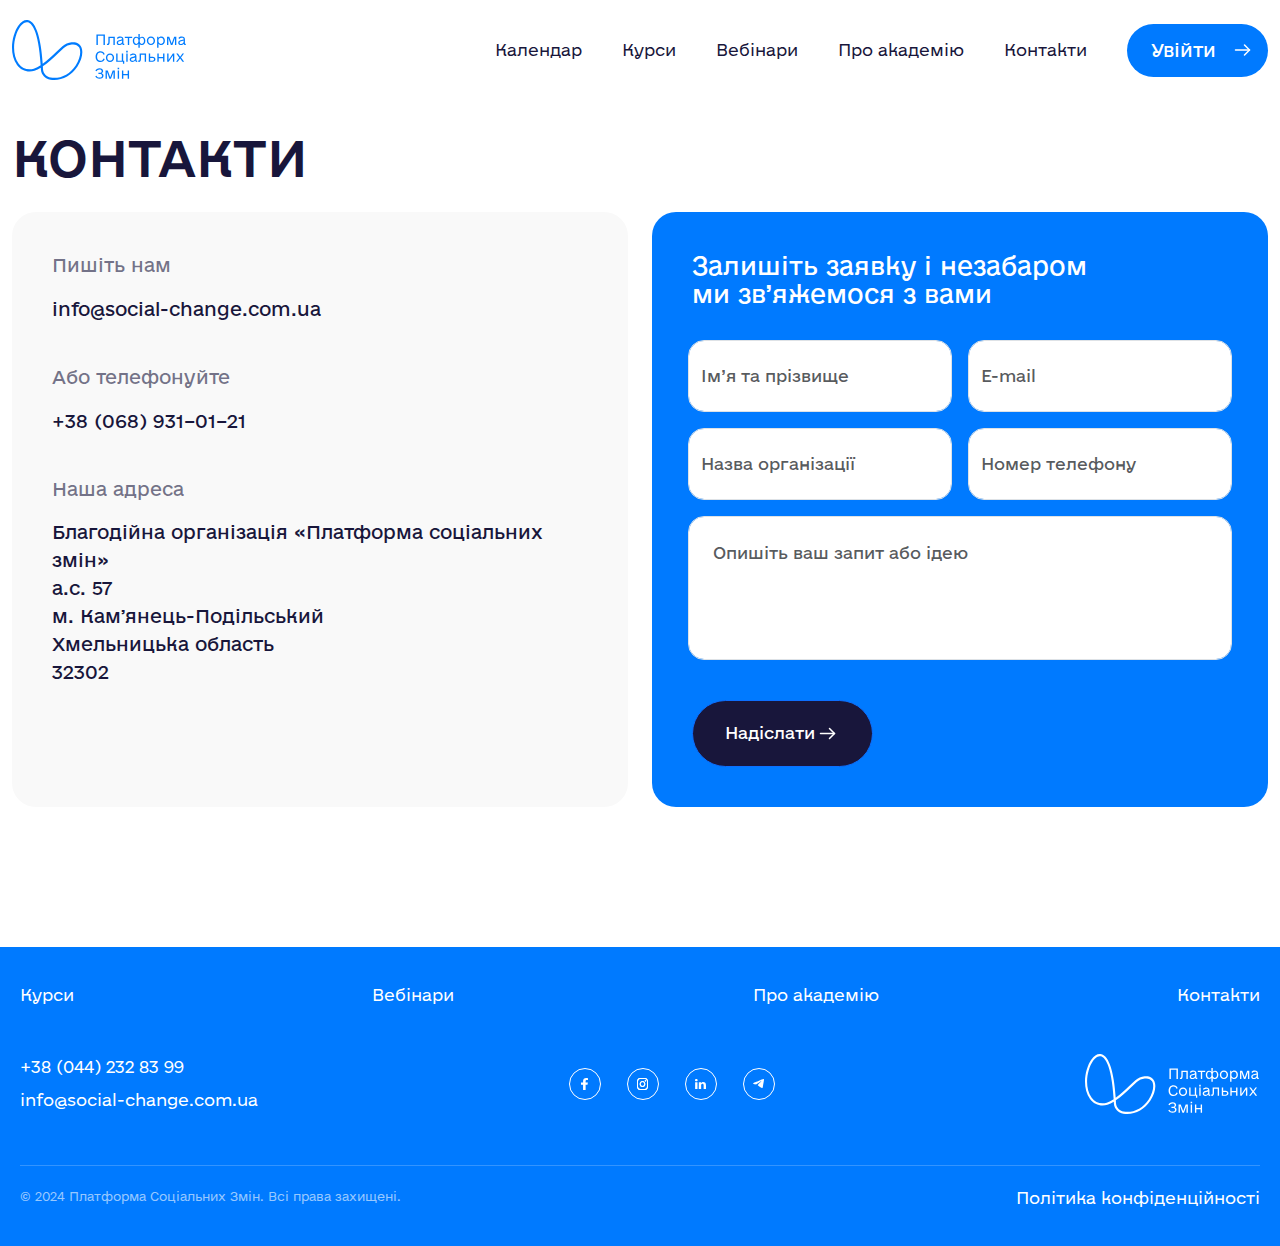
<file: Платформа_соціальних_змін/src/contacts.html>
<!DOCTYPE html>
<html lang="en">
  <head>
    <meta charset="UTF-8" />
    <meta name="viewport" content="width=device-width, initial-scale=1.0" />
    <link rel="stylesheet" href="css/bootstrap.min.css" />
    <link rel="stylesheet" href="css/bootstrap-grid.min.css" />
    <link rel="stylesheet" href="css/contacts.css" />
    <title>Контакти</title>
  </head>

  <body>
    <div
      class="modal fade"
      id="exampleModal"
      tabindex="-1"
      aria-labelledby="exampleModalLabel"
      aria-hidden="true"
    >
      <div class="modal-dialog modal-dialog-centered">
        <div class="modal-content">
          <svg
            class="modal-close"
            data-bs-dismiss="modal"
            width="14"
            height="14"
            viewBox="0 0 14 14"
            fill="none"
            xmlns="http://www.w3.org/2000/svg"
          >
            <path
              d="M13 1L1 13M1 1L13 13"
              stroke="white"
              style="stroke: white; stroke-opacity: 1"
              stroke-width="2"
              stroke-linecap="round"
              stroke-linejoin="round"
            />
          </svg>

          <h2 class="modal-title">Вхід</h2>
          <input
            type="email"
            id="exampleFormControlInput1"
            placeholder="E-mail"
          />
          <div class="password-container">
            <input
              type="text"
              class="inputPassword"
              id="inputPassword"
              placeholder="Пароль"
            />
            <span class="toggle-password" onclick="togglePassword()">
              <svg
                width="22"
                height="20"
                viewBox="0 0 22 20"
                fill="none"
                xmlns="http://www.w3.org/2000/svg"
              >
                <path
                  d="M9.74294 3.09232C10.1494 3.03223 10.5686 3 11.0004 3C16.1054 3 19.4553 7.50484 20.5807 9.28682C20.7169 9.5025 20.785 9.61034 20.8231 9.77667C20.8518 9.90159 20.8517 10.0987 20.8231 10.2236C20.7849 10.3899 20.7164 10.4985 20.5792 10.7156C20.2793 11.1901 19.8222 11.8571 19.2165 12.5805M5.72432 4.71504C3.56225 6.1817 2.09445 8.21938 1.42111 9.28528C1.28428 9.50187 1.21587 9.61016 1.17774 9.77648C1.1491 9.9014 1.14909 10.0984 1.17771 10.2234C1.21583 10.3897 1.28393 10.4975 1.42013 10.7132C2.54554 12.4952 5.89541 17 11.0004 17C13.0588 17 14.8319 16.2676 16.2888 15.2766M2.00042 1L20.0004 19M8.8791 7.87868C8.3362 8.42157 8.00042 9.17157 8.00042 10C8.00042 11.6569 9.34356 13 11.0004 13C11.8288 13 12.5788 12.6642 13.1217 12.1213"
                  stroke="#007AFF"
                  style="
                    stroke: #007aff;
                    stroke: color(display-p3 0 0.4784 1);
                    stroke-opacity: 1;
                  "
                  stroke-width="2"
                  stroke-linecap="round"
                  stroke-linejoin="round"
                />
              </svg>
            </span>
          </div>
          <button class="sign_in modal-sign_in">Увійти</button>
          <div class="modal-or">
            <hr class="modal-line" />
            <p>або</p>
            <hr class="modal-line" />
          </div>
          <div class="social-login-buttons">
            <button class="social-button google">
              <svg
                width="24.000000"
                height="24.000000"
                viewBox="0 0 24 24"
                fill="none"
                xmlns="http://www.w3.org/2000/svg"
                xmlns:xlink="http://www.w3.org/1999/xlink"
              >
                <clipPath id="clip403_13230">
                  <rect
                    id="Social icon"
                    rx="0.000000"
                    width="23.500000"
                    height="23.500000"
                    transform="translate(0.250000 0.250000)"
                    fill="white"
                    fill-opacity="0"
                  />
                </clipPath>
                <rect
                  rx="0.000000"
                  width="23.500000"
                  height="23.500000"
                  transform="translate(0.250000 0.250000)"
                  fill="#FFFFFF"
                  fill-opacity="0"
                />
                <g clip-path="url(#clip403_13230)">
                  <path
                    d="M23.76 12.27C23.76 11.46 23.7 10.64 23.55 9.83L12.24 9.83L12.24 14.45L18.72 14.45C18.45 15.94 17.58 17.26 16.32 18.1L16.32 21.1L20.18 21.1C22.46 19.01 23.76 15.92 23.76 12.27Z"
                    fill="#4285F4"
                    fill-opacity="1.000000"
                    fill-rule="nonzero"
                  />
                  <path
                    d="M12.24 24C15.47 24 18.2 22.93 20.19 21.1L16.32 18.1C15.25 18.83 13.86 19.25 12.24 19.25C9.11 19.25 6.45 17.13 5.5 14.3L1.51 14.3L1.51 17.39C3.55 21.44 7.7 24 12.24 24Z"
                    fill="#34A853"
                    fill-opacity="1.000000"
                    fill-rule="nonzero"
                  />
                  <path
                    d="M5.5 14.3C4.99 12.8 4.99 11.19 5.5 9.7L5.5 6.61L1.51 6.61C-0.19 10 -0.19 14 1.51 17.39L5.5 14.3Z"
                    fill="#FBBC04"
                    fill-opacity="1.000000"
                    fill-rule="nonzero"
                  />
                  <path
                    d="M12.24 4.74C13.95 4.72 15.6 5.36 16.84 6.54L20.26 3.12C18.1 1.08 15.22 -0.04 12.24 0C7.7 0 3.55 2.55 1.51 6.61L5.5 9.7C6.45 6.86 9.1 4.74 12.24 4.74Z"
                    fill="#EA4335"
                    fill-opacity="1.000000"
                    fill-rule="nonzero"
                  />
                </g>
              </svg>
              Вхід через Google
            </button>
            <button class="social-button facebook">
              <svg
                width="24"
                height="24"
                viewBox="0 0 24 24"
                fill="none"
                xmlns="http://www.w3.org/2000/svg"
              >
                <g clip-path="url(#clip0_403_13233)">
                  <path
                    d="M24 12C24 5.37258 18.6274 0 12 0C5.37258 0 0 5.37258 0 12C0 17.9895 4.3882 22.954 10.125 23.8542V15.4688H7.07812V12H10.125V9.35625C10.125 6.34875 11.9166 4.6875 14.6576 4.6875C15.9701 4.6875 17.3438 4.92188 17.3438 4.92188V7.875H15.8306C14.34 7.875 13.875 8.80008 13.875 9.75V12H17.2031L16.6711 15.4688H13.875V23.8542C19.6118 22.954 24 17.9895 24 12Z"
                    fill="#1877F2"
                    style="
                      fill: #1877f2;
                      fill: color(display-p3 0.0941 0.4667 0.949);
                      fill-opacity: 1;
                    "
                  />
                  <path
                    d="M16.6711 15.4688L17.2031 12H13.875V9.75C13.875 8.80102 14.34 7.875 15.8306 7.875H17.3438V4.92188C17.3438 4.92188 15.9705 4.6875 14.6576 4.6875C11.9166 4.6875 10.125 6.34875 10.125 9.35625V12H7.07812V15.4688H10.125V23.8542C11.3674 24.0486 12.6326 24.0486 13.875 23.8542V15.4688H16.6711Z"
                    fill="white"
                    style="fill: white; fill-opacity: 1"
                  />
                </g>
                <defs>
                  <clipPath id="clip0_403_13233">
                    <rect
                      width="24"
                      height="24"
                      fill="white"
                      style="fill: white; fill-opacity: 1"
                    />
                  </clipPath>
                </defs>
              </svg>
              Вхід через Facebook
            </button>
          </div>
          <p class="modal-to-registration">
            У вас ще немає аккаунта?
            <button
              class="registration"
              data-bs-toggle="modal"
              data-bs-target="#RegistrationModal"
            >
              Зареєструватися
            </button>
          </p>
        </div>
      </div>
    </div>
    <div
      class="modal fade"
      id="RegistrationModal"
      tabindex="-1"
      aria-labelledby="exampleModalLabel"
      aria-hidden="true"
    >
      <div class="modal-dialog modal-dialog-centered">
        <div class="modal-content">
          <svg
            class="modal-close"
            data-bs-dismiss="modal"
            width="14"
            height="14"
            viewBox="0 0 14 14"
            fill="none"
            xmlns="http://www.w3.org/2000/svg"
          >
            <path
              d="M13 1L1 13M1 1L13 13"
              stroke="white"
              style="stroke: white; stroke-opacity: 1"
              stroke-width="2"
              stroke-linecap="round"
              stroke-linejoin="round"
            />
          </svg>
          <h2 class="modal-title">Реєстрація</h2>
          <div class="social-login-buttons">
            <button class="social-button google">
              <svg
                width="24.000000"
                height="24.000000"
                viewBox="0 0 24 24"
                fill="none"
                xmlns="http://www.w3.org/2000/svg"
                xmlns:xlink="http://www.w3.org/1999/xlink"
              >
                <clipPath id="clip403_13230">
                  <rect
                    id="Social icon"
                    rx="0.000000"
                    width="23.500000"
                    height="23.500000"
                    transform="translate(0.250000 0.250000)"
                    fill="white"
                    fill-opacity="0"
                  />
                </clipPath>
                <rect
                  rx="0.000000"
                  width="23.500000"
                  height="23.500000"
                  transform="translate(0.250000 0.250000)"
                  fill="#FFFFFF"
                  fill-opacity="0"
                />
                <g clip-path="url(#clip403_13230)">
                  <path
                    d="M23.76 12.27C23.76 11.46 23.7 10.64 23.55 9.83L12.24 9.83L12.24 14.45L18.72 14.45C18.45 15.94 17.58 17.26 16.32 18.1L16.32 21.1L20.18 21.1C22.46 19.01 23.76 15.92 23.76 12.27Z"
                    fill="#4285F4"
                    fill-opacity="1.000000"
                    fill-rule="nonzero"
                  />
                  <path
                    d="M12.24 24C15.47 24 18.2 22.93 20.19 21.1L16.32 18.1C15.25 18.83 13.86 19.25 12.24 19.25C9.11 19.25 6.45 17.13 5.5 14.3L1.51 14.3L1.51 17.39C3.55 21.44 7.7 24 12.24 24Z"
                    fill="#34A853"
                    fill-opacity="1.000000"
                    fill-rule="nonzero"
                  />
                  <path
                    d="M5.5 14.3C4.99 12.8 4.99 11.19 5.5 9.7L5.5 6.61L1.51 6.61C-0.19 10 -0.19 14 1.51 17.39L5.5 14.3Z"
                    fill="#FBBC04"
                    fill-opacity="1.000000"
                    fill-rule="nonzero"
                  />
                  <path
                    d="M12.24 4.74C13.95 4.72 15.6 5.36 16.84 6.54L20.26 3.12C18.1 1.08 15.22 -0.04 12.24 0C7.7 0 3.55 2.55 1.51 6.61L5.5 9.7C6.45 6.86 9.1 4.74 12.24 4.74Z"
                    fill="#EA4335"
                    fill-opacity="1.000000"
                    fill-rule="nonzero"
                  />
                </g>
              </svg>
              Вхід через Google
            </button>
            <button class="social-button facebook">
              <svg
                width="24"
                height="24"
                viewBox="0 0 24 24"
                fill="none"
                xmlns="http://www.w3.org/2000/svg"
              >
                <g clip-path="url(#clip0_403_13233)">
                  <path
                    d="M24 12C24 5.37258 18.6274 0 12 0C5.37258 0 0 5.37258 0 12C0 17.9895 4.3882 22.954 10.125 23.8542V15.4688H7.07812V12H10.125V9.35625C10.125 6.34875 11.9166 4.6875 14.6576 4.6875C15.9701 4.6875 17.3438 4.92188 17.3438 4.92188V7.875H15.8306C14.34 7.875 13.875 8.80008 13.875 9.75V12H17.2031L16.6711 15.4688H13.875V23.8542C19.6118 22.954 24 17.9895 24 12Z"
                    fill="#1877F2"
                    style="
                      fill: #1877f2;
                      fill: color(display-p3 0.0941 0.4667 0.949);
                      fill-opacity: 1;
                    "
                  />
                  <path
                    d="M16.6711 15.4688L17.2031 12H13.875V9.75C13.875 8.80102 14.34 7.875 15.8306 7.875H17.3438V4.92188C17.3438 4.92188 15.9705 4.6875 14.6576 4.6875C11.9166 4.6875 10.125 6.34875 10.125 9.35625V12H7.07812V15.4688H10.125V23.8542C11.3674 24.0486 12.6326 24.0486 13.875 23.8542V15.4688H16.6711Z"
                    fill="white"
                    style="fill: white; fill-opacity: 1"
                  />
                </g>
                <defs>
                  <clipPath id="clip0_403_13233">
                    <rect
                      width="24"
                      height="24"
                      fill="white"
                      style="fill: white; fill-opacity: 1"
                    />
                  </clipPath>
                </defs>
              </svg>
              Вхід через Facebook
            </button>
          </div>
          <div class="modal-or">
            <hr class="modal-line" />
            <p>або</p>
            <hr class="modal-line" />
          </div>
          <input type="text" id="inputName" placeholder="І'мя" />
          <input type="text" id="inputSurname" placeholder="Прізвище" />
          <input
            type="tel"
            id="inputNumber"
            placeholder="Телефон"
            pattern="^\+380\s\(\d{2}\)\s\d{3}-\d{2}-\d{2}$"
          />
          <input
            type="email"
            id="exampleFormControlInput2"
            placeholder="E-mail"
          />

          <div class="password-container">
            <input
              type="password"
              class="inputPassword"
              id="inputPassword2"
              placeholder="Пароль"
            />
            <span class="toggle-password" onclick="togglePassword()">
              <svg
                width="22"
                height="20"
                viewBox="0 0 22 20"
                fill="none"
                xmlns="http://www.w3.org/2000/svg"
              >
                <path
                  d="M9.74294 3.09232C10.1494 3.03223 10.5686 3 11.0004 3C16.1054 3 19.4553 7.50484 20.5807 9.28682C20.7169 9.5025 20.785 9.61034 20.8231 9.77667C20.8518 9.90159 20.8517 10.0987 20.8231 10.2236C20.7849 10.3899 20.7164 10.4985 20.5792 10.7156C20.2793 11.1901 19.8222 11.8571 19.2165 12.5805M5.72432 4.71504C3.56225 6.1817 2.09445 8.21938 1.42111 9.28528C1.28428 9.50187 1.21587 9.61016 1.17774 9.77648C1.1491 9.9014 1.14909 10.0984 1.17771 10.2234C1.21583 10.3897 1.28393 10.4975 1.42013 10.7132C2.54554 12.4952 5.89541 17 11.0004 17C13.0588 17 14.8319 16.2676 16.2888 15.2766M2.00042 1L20.0004 19M8.8791 7.87868C8.3362 8.42157 8.00042 9.17157 8.00042 10C8.00042 11.6569 9.34356 13 11.0004 13C11.8288 13 12.5788 12.6642 13.1217 12.1213"
                  stroke="#007AFF"
                  style="
                    stroke: #007aff;
                    stroke: color(display-p3 0 0.4784 1);
                    stroke-opacity: 1;
                  "
                  stroke-width="2"
                  stroke-linecap="round"
                  stroke-linejoin="round"
                />
              </svg>
            </span>
          </div>
          <div class="password-container">
            <input
              type="password"
              class="inputPassword"
              id="confirmPassword"
              aria-describedby="passwordHelpBlock"
              placeholder="Підтвердіть пароль"
            />
            <span class="toggle-password" onclick="togglePassword()">
              <svg
                width="22"
                height="20"
                viewBox="0 0 22 20"
                fill="none"
                xmlns="http://www.w3.org/2000/svg"
              >
                <path
                  d="M9.74294 3.09232C10.1494 3.03223 10.5686 3 11.0004 3C16.1054 3 19.4553 7.50484 20.5807 9.28682C20.7169 9.5025 20.785 9.61034 20.8231 9.77667C20.8518 9.90159 20.8517 10.0987 20.8231 10.2236C20.7849 10.3899 20.7164 10.4985 20.5792 10.7156C20.2793 11.1901 19.8222 11.8571 19.2165 12.5805M5.72432 4.71504C3.56225 6.1817 2.09445 8.21938 1.42111 9.28528C1.28428 9.50187 1.21587 9.61016 1.17774 9.77648C1.1491 9.9014 1.14909 10.0984 1.17771 10.2234C1.21583 10.3897 1.28393 10.4975 1.42013 10.7132C2.54554 12.4952 5.89541 17 11.0004 17C13.0588 17 14.8319 16.2676 16.2888 15.2766M2.00042 1L20.0004 19M8.8791 7.87868C8.3362 8.42157 8.00042 9.17157 8.00042 10C8.00042 11.6569 9.34356 13 11.0004 13C11.8288 13 12.5788 12.6642 13.1217 12.1213"
                  stroke="#007AFF"
                  style="
                    stroke: #007aff;
                    stroke: color(display-p3 0 0.4784 1);
                    stroke-opacity: 1;
                  "
                  stroke-width="2"
                  stroke-linecap="round"
                  stroke-linejoin="round"
                />
              </svg>
            </span>
          </div>

          <label>
            <input class="real-checkbox" type="checkbox" id="confirmDog" />
            <span class="custom-checkbox"></span>
            Я примаю <a href="confident.html"> Договір публічної оферти</a>
          </label>
          <!-- ТУТ КАПЧА -->
          <button class="sign_in modal-sign_in">Зареєструватися</button>
          <p class="modal-to-registration">
            У вас є аккаунт?
            <button
              class="registration"
              data-bs-toggle="modal"
              data-bs-target="#exampleModal"
            >
              Увійти
            </button>
          </p>
        </div>
      </div>
    </div>
    <section class="contacts-start-section">
      <div class="container contacts-start-section__container">
        <header class="contacts-start-section__header header">
          <a class="about-start-section__icon icon" href="index.html">
            <img src="icons/logo-blue.svg" alt="" />
          </a>
          <nav class="contacts__nav nav-menu">
            <ul class="nav-menu__list back">
              <li class="nav-menu__list-item">
                <a href="calendar.html">Календар</a>
              </li>
              <li class="nav-menu__list-item">
                <a href="courses.html">Курси</a>
              </li>
              <li class="nav-menu__list-item">
                <a href="webinars.html">Вебінари</a>
              </li>
              <li class="nav-menu__list-item">
                <a href="about.html">Про академію</a>
              </li>
              <li class="nav-menu__list-item">
                <a href="contacts.html">Контакти</a>
              </li>
              <li class="nav-menu__list-item">
                <button
                  class="sign_in"
                  data-bs-toggle="modal"
                  data-bs-target="#exampleModal"
                >
                  Увійти
                  <img src="icons/right-white.svg" alt="" />
                </button>
              </li>
            </ul>
          </nav>
          <div class="burger-menu burger-blue">
            <span></span>
            <span></span>
            <span></span>
          </div>
        </header>
      </div>
    </section>
    <section class="contacts-second-section">
      <div class="contacts-second-section__container container">
        <h2 class="contacts-second-section__title title-black">КОНТАКТИ</h2>
        <div class="contacts-second-section__main">
          <div class="contacts-second-section__info">
            <div class="contacts-second-section__block">
              <p class="contacts-second-section__label">Пишіть нам</p>
              <p class="contacts-second-section__sublabel">
                info@social-change.com.ua
              </p>
            </div>
            <div class="contacts-second-section__block">
              <p class="contacts-second-section__label">Або телефонуйте</p>
              <p class="contacts-second-section__sublabel">
                +38 (068) 931–01–21
              </p>
            </div>
            <div class="contacts-second-section__block">
              <p class="contacts-second-section__label">Наша адреса</p>
              <p class="contacts-second-section__sublabel">
                Благодійна організація «Платформа соціальних змін» <br />
                а.с. 57<br />
                м. Камʼянець-Подільський<br />
                Хмельницька область<br />
                32302
              </p>
            </div>
          </div>
          <form class="contacts-second-section__form">
            <p class="contacts-second-section__text">
              Залишіть заявку і незабаром <br />
              ми зв’яжемося з вами
            </p>
            <div class="form-group">
              <div class="row">
                <div class="col">
                  <input
                    required="true"
                    type="text"
                    class="form-control"
                    id="inputName"
                    placeholder="Ім’я та прізвище"
                  />
                </div>
                <div class="col">
                  <input
                    required="true"
                    type="email"
                    class="form-control"
                    id="inputEmail"
                    placeholder="E-mail"
                  />
                </div>
              </div>
              <div class="row">
                <div class="col">
                  <input
                    required="true"
                    type="text"
                    class="form-control"
                    id="inputOrgan"
                    placeholder="Назва організації"
                  />
                </div>
                <div class="col">
                  <input
                    required="true"
                    type="text"
                    class="form-control"
                    id="inputNumber"
                    placeholder="Номер телефону"
                  />
                </div>
              </div>
              <div class="row">
                <div class="col">
                  <textarea
                    required="true"
                    style="resize: none"
                    class="form-control"
                    id="inputDescr"
                    placeholder="Опишіть ваш запит або ідею"
                  ></textarea>
                </div>
              </div>

              <button type="submit" class="btn btn-primary form__submit">
                Надіслати
                <svg
                  width="25"
                  height="25"
                  viewBox="0 0 25 25"
                  fill="none"
                  xmlns="http://www.w3.org/2000/svg"
                >
                  <path
                    d="M19.5 12.5H5.5"
                    stroke="white"
                    style="stroke: white; stroke-opacity: 1"
                    stroke-width="1.5"
                    stroke-linecap="round"
                    stroke-linejoin="round"
                  />
                  <path
                    d="M14.498 7.49898L19.499 12.5L14.498 17.501"
                    stroke="white"
                    style="stroke: white; stroke-opacity: 1"
                    stroke-width="1.5"
                    stroke-linecap="round"
                    stroke-linejoin="round"
                  />
                </svg>
              </button>
            </div>
          </form>
        </div>
      </div>
    </section>
    <footer class="footer">
      <div class="footer__container container">
        <div class="footer__topics">
          <a href="courses.html">Курси</a>
          <a href="webinars.html">Вебінари</a>
          <a href="about.html">Про академію</a>
          <a href="contacts.html">Контакти</a>
        </div>
        <div class="footer__info">
          <div class="footer__number-mail">
            <p>+38 (044) 232 83 99</p>
            <p>info@social-change.com.ua</p>
          </div>
          <div class="footer__socials">
            <a href="" class="footer__social"
              ><img src="icons/facebook.svg" alt=""
            /></a>
            <a href="" class="footer__social"
              ><img src="icons/insta.svg" alt=""
            /></a>
            <a href="" class="footer__social"
              ><img src="icons/linkedin.svg" alt=""
            /></a>
            <a href="" class="footer__social"
              ><img src="icons/tg.svg" alt=""
            /></a>
          </div>
          <div class="footer__icon icon">
            <img class="icon__img" src="icons/logo-white.svg" alt="" />
          </div>
        </div>
        <div class="footer__copyright">
          <p>© 2024 Платформа Соціальних Змін. Всі права захищені.</p>
          <a href="confident.html">Політика конфіденційності</a>
        </div>
      </div>
    </footer>
    <script src="js/bootstrap.bundle.min.js"></script>
    <script src="js/passwordChanger.js"></script>
    <script src="js/burger.js"></script>
  </body>
</html>
</file>
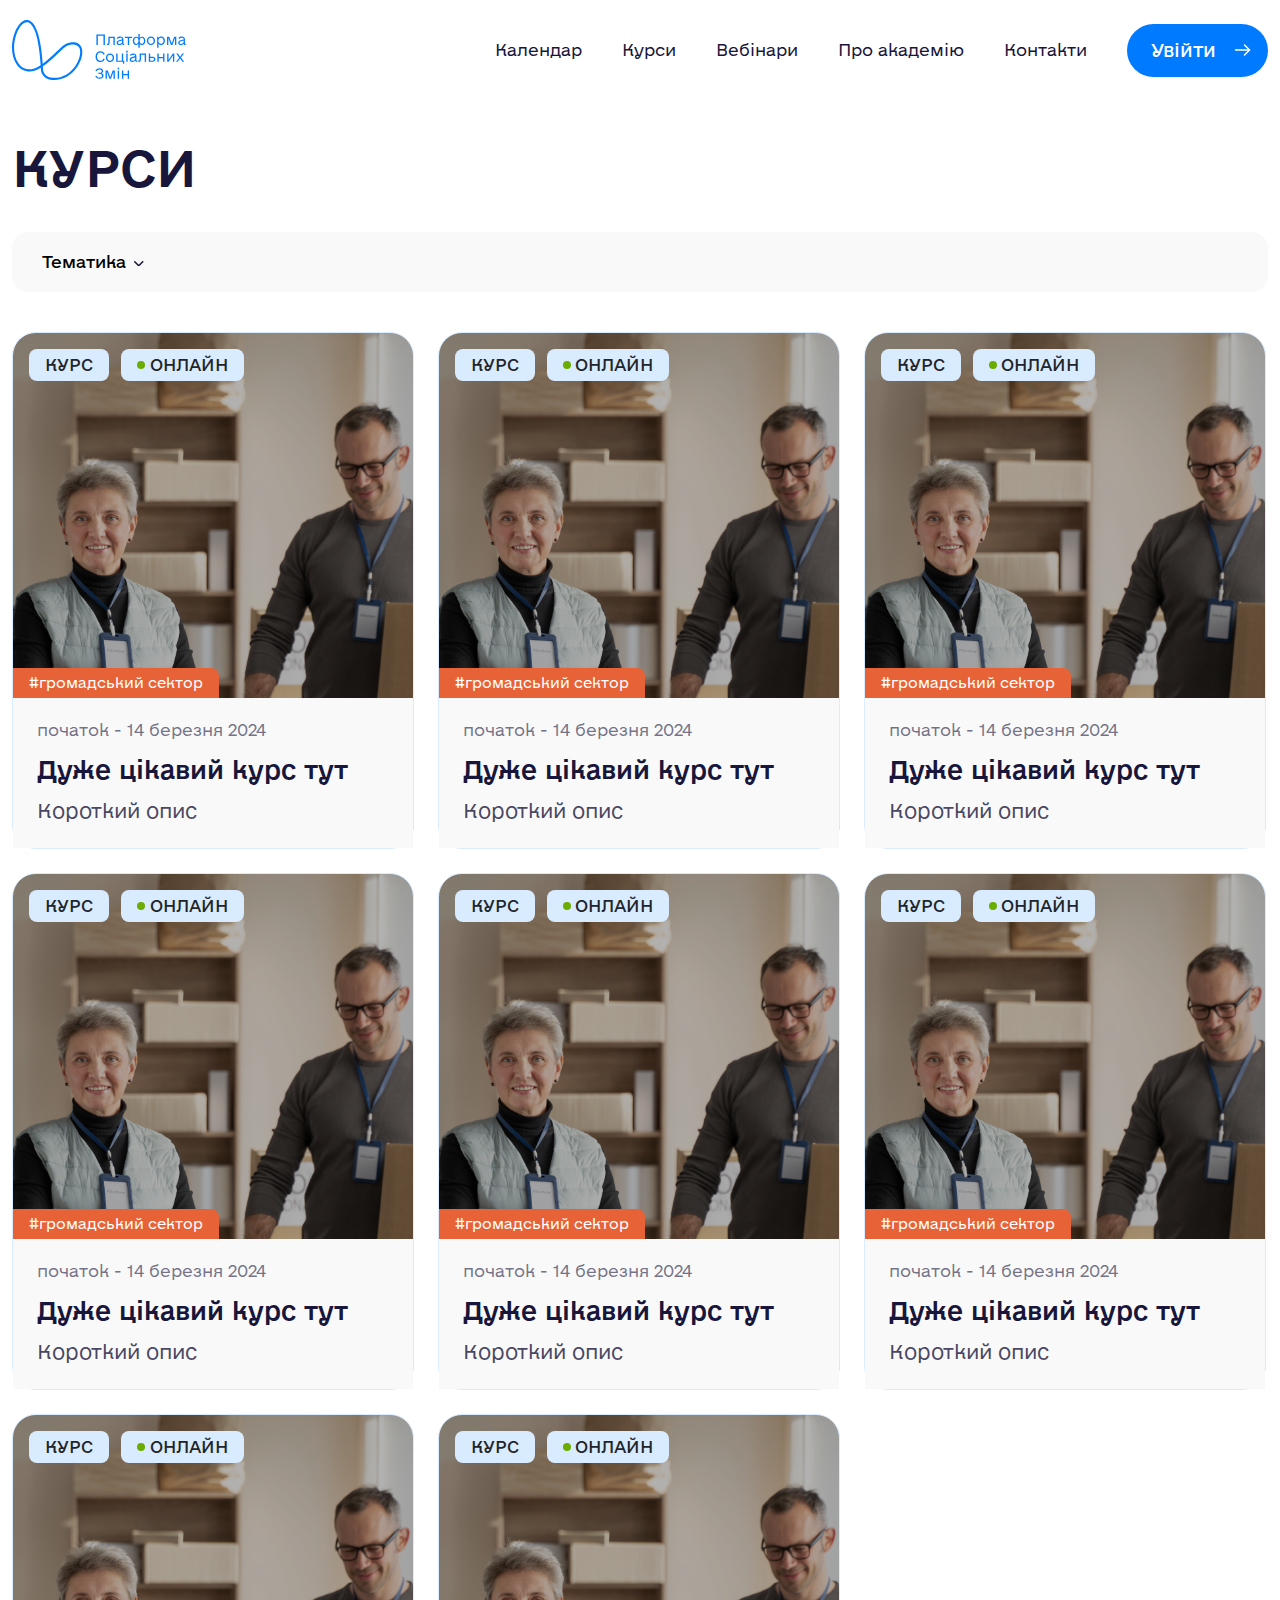
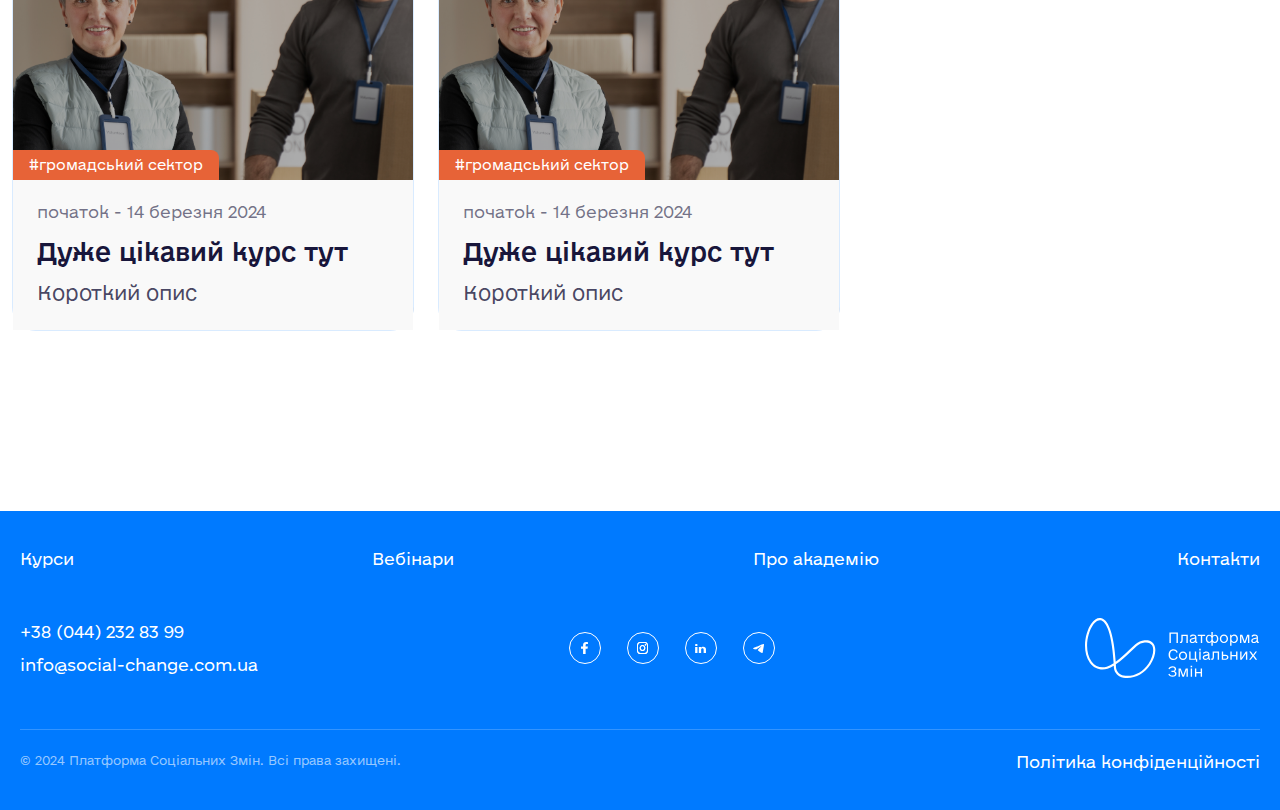
<file: Платформа_соціальних_змін/src/courses.html>
<!DOCTYPE html>
<html lang="en">
  <head>
    <meta charset="UTF-8" />
    <meta name="viewport" content="width=device-width, initial-scale=1.0" />
    <link rel="stylesheet" href="css/bootstrap.min.css" />
    <link rel="stylesheet" href="css/bootstrap-grid.min.css" />
    <link rel="stylesheet" href="css/courses.css" />
    <title>Курси</title>
  </head>

  <body>
    <div
      class="modal fade"
      id="exampleModal"
      tabindex="-1"
      aria-labelledby="exampleModalLabel"
      aria-hidden="true"
    >
      <div class="modal-dialog modal-dialog-centered">
        <div class="modal-content">
          <svg
            class="modal-close"
            data-bs-dismiss="modal"
            width="14"
            height="14"
            viewBox="0 0 14 14"
            fill="none"
            xmlns="http://www.w3.org/2000/svg"
          >
            <path
              d="M13 1L1 13M1 1L13 13"
              stroke="white"
              style="stroke: white; stroke-opacity: 1"
              stroke-width="2"
              stroke-linecap="round"
              stroke-linejoin="round"
            />
          </svg>

          <h2 class="modal-title">Вхід</h2>
          <input
            type="email"
            id="exampleFormControlInput1"
            placeholder="E-mail"
          />
          <div class="password-container">
            <input
              type="text"
              class="inputPassword"
              id="inputPassword"
              placeholder="Пароль"
            />
            <span class="toggle-password" onclick="togglePassword()">
              <svg
                width="22"
                height="20"
                viewBox="0 0 22 20"
                fill="none"
                xmlns="http://www.w3.org/2000/svg"
              >
                <path
                  d="M9.74294 3.09232C10.1494 3.03223 10.5686 3 11.0004 3C16.1054 3 19.4553 7.50484 20.5807 9.28682C20.7169 9.5025 20.785 9.61034 20.8231 9.77667C20.8518 9.90159 20.8517 10.0987 20.8231 10.2236C20.7849 10.3899 20.7164 10.4985 20.5792 10.7156C20.2793 11.1901 19.8222 11.8571 19.2165 12.5805M5.72432 4.71504C3.56225 6.1817 2.09445 8.21938 1.42111 9.28528C1.28428 9.50187 1.21587 9.61016 1.17774 9.77648C1.1491 9.9014 1.14909 10.0984 1.17771 10.2234C1.21583 10.3897 1.28393 10.4975 1.42013 10.7132C2.54554 12.4952 5.89541 17 11.0004 17C13.0588 17 14.8319 16.2676 16.2888 15.2766M2.00042 1L20.0004 19M8.8791 7.87868C8.3362 8.42157 8.00042 9.17157 8.00042 10C8.00042 11.6569 9.34356 13 11.0004 13C11.8288 13 12.5788 12.6642 13.1217 12.1213"
                  stroke="#007AFF"
                  style="
                    stroke: #007aff;
                    stroke: color(display-p3 0 0.4784 1);
                    stroke-opacity: 1;
                  "
                  stroke-width="2"
                  stroke-linecap="round"
                  stroke-linejoin="round"
                />
              </svg>
            </span>
          </div>
          <button class="sign_in modal-sign_in">Увійти</button>
          <div class="modal-or">
            <hr class="modal-line" />
            <p>або</p>
            <hr class="modal-line" />
          </div>
          <div class="social-login-buttons">
            <button class="social-button google">
              <svg
                width="24.000000"
                height="24.000000"
                viewBox="0 0 24 24"
                fill="none"
                xmlns="http://www.w3.org/2000/svg"
                xmlns:xlink="http://www.w3.org/1999/xlink"
              >
                <clipPath id="clip403_13230">
                  <rect
                    id="Social icon"
                    rx="0.000000"
                    width="23.500000"
                    height="23.500000"
                    transform="translate(0.250000 0.250000)"
                    fill="white"
                    fill-opacity="0"
                  />
                </clipPath>
                <rect
                  rx="0.000000"
                  width="23.500000"
                  height="23.500000"
                  transform="translate(0.250000 0.250000)"
                  fill="#FFFFFF"
                  fill-opacity="0"
                />
                <g clip-path="url(#clip403_13230)">
                  <path
                    d="M23.76 12.27C23.76 11.46 23.7 10.64 23.55 9.83L12.24 9.83L12.24 14.45L18.72 14.45C18.45 15.94 17.58 17.26 16.32 18.1L16.32 21.1L20.18 21.1C22.46 19.01 23.76 15.92 23.76 12.27Z"
                    fill="#4285F4"
                    fill-opacity="1.000000"
                    fill-rule="nonzero"
                  />
                  <path
                    d="M12.24 24C15.47 24 18.2 22.93 20.19 21.1L16.32 18.1C15.25 18.83 13.86 19.25 12.24 19.25C9.11 19.25 6.45 17.13 5.5 14.3L1.51 14.3L1.51 17.39C3.55 21.44 7.7 24 12.24 24Z"
                    fill="#34A853"
                    fill-opacity="1.000000"
                    fill-rule="nonzero"
                  />
                  <path
                    d="M5.5 14.3C4.99 12.8 4.99 11.19 5.5 9.7L5.5 6.61L1.51 6.61C-0.19 10 -0.19 14 1.51 17.39L5.5 14.3Z"
                    fill="#FBBC04"
                    fill-opacity="1.000000"
                    fill-rule="nonzero"
                  />
                  <path
                    d="M12.24 4.74C13.95 4.72 15.6 5.36 16.84 6.54L20.26 3.12C18.1 1.08 15.22 -0.04 12.24 0C7.7 0 3.55 2.55 1.51 6.61L5.5 9.7C6.45 6.86 9.1 4.74 12.24 4.74Z"
                    fill="#EA4335"
                    fill-opacity="1.000000"
                    fill-rule="nonzero"
                  />
                </g>
              </svg>
              Вхід через Google
            </button>
            <button class="social-button facebook">
              <svg
                width="24"
                height="24"
                viewBox="0 0 24 24"
                fill="none"
                xmlns="http://www.w3.org/2000/svg"
              >
                <g clip-path="url(#clip0_403_13233)">
                  <path
                    d="M24 12C24 5.37258 18.6274 0 12 0C5.37258 0 0 5.37258 0 12C0 17.9895 4.3882 22.954 10.125 23.8542V15.4688H7.07812V12H10.125V9.35625C10.125 6.34875 11.9166 4.6875 14.6576 4.6875C15.9701 4.6875 17.3438 4.92188 17.3438 4.92188V7.875H15.8306C14.34 7.875 13.875 8.80008 13.875 9.75V12H17.2031L16.6711 15.4688H13.875V23.8542C19.6118 22.954 24 17.9895 24 12Z"
                    fill="#1877F2"
                    style="
                      fill: #1877f2;
                      fill: color(display-p3 0.0941 0.4667 0.949);
                      fill-opacity: 1;
                    "
                  />
                  <path
                    d="M16.6711 15.4688L17.2031 12H13.875V9.75C13.875 8.80102 14.34 7.875 15.8306 7.875H17.3438V4.92188C17.3438 4.92188 15.9705 4.6875 14.6576 4.6875C11.9166 4.6875 10.125 6.34875 10.125 9.35625V12H7.07812V15.4688H10.125V23.8542C11.3674 24.0486 12.6326 24.0486 13.875 23.8542V15.4688H16.6711Z"
                    fill="white"
                    style="fill: white; fill-opacity: 1"
                  />
                </g>
                <defs>
                  <clipPath id="clip0_403_13233">
                    <rect
                      width="24"
                      height="24"
                      fill="white"
                      style="fill: white; fill-opacity: 1"
                    />
                  </clipPath>
                </defs>
              </svg>
              Вхід через Facebook
            </button>
          </div>
          <p class="modal-to-registration">
            У вас ще немає аккаунта?
            <button
              class="registration"
              data-bs-toggle="modal"
              data-bs-target="#RegistrationModal"
            >
              Зареєструватися
            </button>
          </p>
        </div>
      </div>
    </div>
    <div
      class="modal fade"
      id="RegistrationModal"
      tabindex="-1"
      aria-labelledby="exampleModalLabel"
      aria-hidden="true"
    >
      <div class="modal-dialog modal-dialog-centered">
        <div class="modal-content">
          <svg
            class="modal-close"
            data-bs-dismiss="modal"
            width="14"
            height="14"
            viewBox="0 0 14 14"
            fill="none"
            xmlns="http://www.w3.org/2000/svg"
          >
            <path
              d="M13 1L1 13M1 1L13 13"
              stroke="white"
              style="stroke: white; stroke-opacity: 1"
              stroke-width="2"
              stroke-linecap="round"
              stroke-linejoin="round"
            />
          </svg>
          <h2 class="modal-title">Реєстрація</h2>
          <div class="social-login-buttons">
            <button class="social-button google">
              <svg
                width="24.000000"
                height="24.000000"
                viewBox="0 0 24 24"
                fill="none"
                xmlns="http://www.w3.org/2000/svg"
                xmlns:xlink="http://www.w3.org/1999/xlink"
              >
                <clipPath id="clip403_13230">
                  <rect
                    id="Social icon"
                    rx="0.000000"
                    width="23.500000"
                    height="23.500000"
                    transform="translate(0.250000 0.250000)"
                    fill="white"
                    fill-opacity="0"
                  />
                </clipPath>
                <rect
                  rx="0.000000"
                  width="23.500000"
                  height="23.500000"
                  transform="translate(0.250000 0.250000)"
                  fill="#FFFFFF"
                  fill-opacity="0"
                />
                <g clip-path="url(#clip403_13230)">
                  <path
                    d="M23.76 12.27C23.76 11.46 23.7 10.64 23.55 9.83L12.24 9.83L12.24 14.45L18.72 14.45C18.45 15.94 17.58 17.26 16.32 18.1L16.32 21.1L20.18 21.1C22.46 19.01 23.76 15.92 23.76 12.27Z"
                    fill="#4285F4"
                    fill-opacity="1.000000"
                    fill-rule="nonzero"
                  />
                  <path
                    d="M12.24 24C15.47 24 18.2 22.93 20.19 21.1L16.32 18.1C15.25 18.83 13.86 19.25 12.24 19.25C9.11 19.25 6.45 17.13 5.5 14.3L1.51 14.3L1.51 17.39C3.55 21.44 7.7 24 12.24 24Z"
                    fill="#34A853"
                    fill-opacity="1.000000"
                    fill-rule="nonzero"
                  />
                  <path
                    d="M5.5 14.3C4.99 12.8 4.99 11.19 5.5 9.7L5.5 6.61L1.51 6.61C-0.19 10 -0.19 14 1.51 17.39L5.5 14.3Z"
                    fill="#FBBC04"
                    fill-opacity="1.000000"
                    fill-rule="nonzero"
                  />
                  <path
                    d="M12.24 4.74C13.95 4.72 15.6 5.36 16.84 6.54L20.26 3.12C18.1 1.08 15.22 -0.04 12.24 0C7.7 0 3.55 2.55 1.51 6.61L5.5 9.7C6.45 6.86 9.1 4.74 12.24 4.74Z"
                    fill="#EA4335"
                    fill-opacity="1.000000"
                    fill-rule="nonzero"
                  />
                </g>
              </svg>
              Вхід через Google
            </button>
            <button class="social-button facebook">
              <svg
                width="24"
                height="24"
                viewBox="0 0 24 24"
                fill="none"
                xmlns="http://www.w3.org/2000/svg"
              >
                <g clip-path="url(#clip0_403_13233)">
                  <path
                    d="M24 12C24 5.37258 18.6274 0 12 0C5.37258 0 0 5.37258 0 12C0 17.9895 4.3882 22.954 10.125 23.8542V15.4688H7.07812V12H10.125V9.35625C10.125 6.34875 11.9166 4.6875 14.6576 4.6875C15.9701 4.6875 17.3438 4.92188 17.3438 4.92188V7.875H15.8306C14.34 7.875 13.875 8.80008 13.875 9.75V12H17.2031L16.6711 15.4688H13.875V23.8542C19.6118 22.954 24 17.9895 24 12Z"
                    fill="#1877F2"
                    style="
                      fill: #1877f2;
                      fill: color(display-p3 0.0941 0.4667 0.949);
                      fill-opacity: 1;
                    "
                  />
                  <path
                    d="M16.6711 15.4688L17.2031 12H13.875V9.75C13.875 8.80102 14.34 7.875 15.8306 7.875H17.3438V4.92188C17.3438 4.92188 15.9705 4.6875 14.6576 4.6875C11.9166 4.6875 10.125 6.34875 10.125 9.35625V12H7.07812V15.4688H10.125V23.8542C11.3674 24.0486 12.6326 24.0486 13.875 23.8542V15.4688H16.6711Z"
                    fill="white"
                    style="fill: white; fill-opacity: 1"
                  />
                </g>
                <defs>
                  <clipPath id="clip0_403_13233">
                    <rect
                      width="24"
                      height="24"
                      fill="white"
                      style="fill: white; fill-opacity: 1"
                    />
                  </clipPath>
                </defs>
              </svg>
              Вхід через Facebook
            </button>
          </div>
          <div class="modal-or">
            <hr class="modal-line" />
            <p>або</p>
            <hr class="modal-line" />
          </div>
          <input type="text" id="inputName" placeholder="І'мя" />
          <input type="text" id="inputSurname" placeholder="Прізвище" />
          <input
            type="tel"
            id="inputNumber"
            placeholder="Телефон"
            pattern="^\+380\s\(\d{2}\)\s\d{3}-\d{2}-\d{2}$"
          />
          <input
            type="email"
            id="exampleFormControlInput2"
            placeholder="E-mail"
          />

          <div class="password-container">
            <input
              type="password"
              class="inputPassword"
              id="inputPassword2"
              placeholder="Пароль"
            />
            <span class="toggle-password" onclick="togglePassword()">
              <svg
                width="22"
                height="20"
                viewBox="0 0 22 20"
                fill="none"
                xmlns="http://www.w3.org/2000/svg"
              >
                <path
                  d="M9.74294 3.09232C10.1494 3.03223 10.5686 3 11.0004 3C16.1054 3 19.4553 7.50484 20.5807 9.28682C20.7169 9.5025 20.785 9.61034 20.8231 9.77667C20.8518 9.90159 20.8517 10.0987 20.8231 10.2236C20.7849 10.3899 20.7164 10.4985 20.5792 10.7156C20.2793 11.1901 19.8222 11.8571 19.2165 12.5805M5.72432 4.71504C3.56225 6.1817 2.09445 8.21938 1.42111 9.28528C1.28428 9.50187 1.21587 9.61016 1.17774 9.77648C1.1491 9.9014 1.14909 10.0984 1.17771 10.2234C1.21583 10.3897 1.28393 10.4975 1.42013 10.7132C2.54554 12.4952 5.89541 17 11.0004 17C13.0588 17 14.8319 16.2676 16.2888 15.2766M2.00042 1L20.0004 19M8.8791 7.87868C8.3362 8.42157 8.00042 9.17157 8.00042 10C8.00042 11.6569 9.34356 13 11.0004 13C11.8288 13 12.5788 12.6642 13.1217 12.1213"
                  stroke="#007AFF"
                  style="
                    stroke: #007aff;
                    stroke: color(display-p3 0 0.4784 1);
                    stroke-opacity: 1;
                  "
                  stroke-width="2"
                  stroke-linecap="round"
                  stroke-linejoin="round"
                />
              </svg>
            </span>
          </div>
          <div class="password-container">
            <input
              type="password"
              class="inputPassword"
              id="confirmPassword"
              aria-describedby="passwordHelpBlock"
              placeholder="Підтвердіть пароль"
            />
            <span class="toggle-password" onclick="togglePassword()">
              <svg
                width="22"
                height="20"
                viewBox="0 0 22 20"
                fill="none"
                xmlns="http://www.w3.org/2000/svg"
              >
                <path
                  d="M9.74294 3.09232C10.1494 3.03223 10.5686 3 11.0004 3C16.1054 3 19.4553 7.50484 20.5807 9.28682C20.7169 9.5025 20.785 9.61034 20.8231 9.77667C20.8518 9.90159 20.8517 10.0987 20.8231 10.2236C20.7849 10.3899 20.7164 10.4985 20.5792 10.7156C20.2793 11.1901 19.8222 11.8571 19.2165 12.5805M5.72432 4.71504C3.56225 6.1817 2.09445 8.21938 1.42111 9.28528C1.28428 9.50187 1.21587 9.61016 1.17774 9.77648C1.1491 9.9014 1.14909 10.0984 1.17771 10.2234C1.21583 10.3897 1.28393 10.4975 1.42013 10.7132C2.54554 12.4952 5.89541 17 11.0004 17C13.0588 17 14.8319 16.2676 16.2888 15.2766M2.00042 1L20.0004 19M8.8791 7.87868C8.3362 8.42157 8.00042 9.17157 8.00042 10C8.00042 11.6569 9.34356 13 11.0004 13C11.8288 13 12.5788 12.6642 13.1217 12.1213"
                  stroke="#007AFF"
                  style="
                    stroke: #007aff;
                    stroke: color(display-p3 0 0.4784 1);
                    stroke-opacity: 1;
                  "
                  stroke-width="2"
                  stroke-linecap="round"
                  stroke-linejoin="round"
                />
              </svg>
            </span>
          </div>

          <label>
            <input class="real-checkbox" type="checkbox" id="confirmDog" />
            <span class="custom-checkbox"></span>
            Я примаю <a href="confident.html"> Договір публічної оферти</a>
          </label>
          <!-- ТУТ КАПЧА -->
          <button class="sign_in modal-sign_in">Зареєструватися</button>
          <p class="modal-to-registration">
            У вас є аккаунт?
            <button
              class="registration"
              data-bs-toggle="modal"
              data-bs-target="#exampleModal"
            >
              Увійти
            </button>
          </p>
        </div>
      </div>
    </div>
    <section class="courses-start-section">
      <div class="container courses-start-section__container">
        <header class="courses-start-section__header header">
          <a class="courses-start-section__icon icon" href="index.html">
            <img src="icons/logo-blue.svg" alt="" />
          </a>
          <nav class="courses__nav nav-menu">
            <ul class="nav-menu__list">
              <li class="nav-menu__list-item">
                <a href="calendar.html">Календар</a>
              </li>
              <li class="nav-menu__list-item">
                <a href="courses.html">Курси</a>
              </li>
              <li class="nav-menu__list-item">
                <a href="webinars.html">Вебінари</a>
              </li>
              <li class="nav-menu__list-item">
                <a href="about.html">Про академію</a>
              </li>
              <li class="nav-menu__list-item">
                <a href="contacts.html">Контакти</a>
              </li>
              <li class="nav-menu__list-item">
                <button
                  class="sign_in"
                  data-bs-toggle="modal"
                  data-bs-target="#exampleModal"
                >
                  Увійти
                  <img src="icons/right-white.svg" alt="" />
                </button>
              </li>
            </ul>
          </nav>
          <div class="burger-menu burger-blue">
            <span></span>
            <span></span>
            <span></span>
          </div>
        </header>
      </div>
    </section>
    <section class="courses-main">
      <div class="courses-main__container container">
        <h2 class="courses-main__title title-black">КУРСИ</h2>
        <div class="courses-main__header dropdown-custom dropdown">
          <button
            class="courses-main__dropdown dropdown-toggle"
            data-bs-toggle="dropdown"
            aria-expanded="false"
            data-bs-auto-close="outside"
          >
            <p class="courses-main__type">Тематика</p>
            <div class="courses-main__arrow arrow_down">
              <svg
                width="9.505859"
                height="5.503174"
                viewBox="0 0 9.50586 5.50317"
                fill="none"
                xmlns="http://www.w3.org/2000/svg"
                xmlns:xlink="http://www.w3.org/1999/xlink"
              >
                <path
                  d="M0.75 0.75L4.75 4.75L8.75 0.75"
                  stroke="#18163B"
                  stroke-opacity="1.000000"
                  stroke-width="1.500000"
                  stroke-linejoin="round"
                  stroke-linecap="round"
                />
              </svg>
            </div>
          </button>
          <ul class="dropdown-menu">
            <li>
              <label>
                <input
                  class="real-checkbox"
                  type="checkbox"
                  id="social"
                  checked
                />
                <span class="custom-checkbox"></span>
                соціальне підприємництво
              </label>
            </li>
            <li>
              <label>
                <input
                  class="real-checkbox"
                  type="checkbox"
                  id="innovation"
                  checked
                />
                <span class="custom-checkbox"></span>
                соціальні інновації
              </label>
            </li>
            <li>
              <label>
                <input
                  class="real-checkbox"
                  type="checkbox"
                  id="teamBuild"
                  checked
                />
                <span class="custom-checkbox"></span>
                побудова команди
              </label>
            </li>
            <li>
              <label>
                <input
                  class="real-checkbox"
                  type="checkbox"
                  id="develop"
                  checked
                />
                <span class="custom-checkbox"></span>
                організаційний розвиток
              </label>
            </li>
            <li>
              <label>
                <input
                  class="real-checkbox"
                  type="checkbox"
                  id="strategy"
                  checked
                />
                <span class="custom-checkbox"></span>
                стратегія
              </label>
            </li>
            <li>
              <label>
                <input
                  class="real-checkbox"
                  type="checkbox"
                  id="organisation"
                  checked
                />
                <span class="custom-checkbox"></span>
                управління організацією
              </label>
            </li>
          </ul>
        </div>
        <div class="courses-main__content">
          <div class="event-card" data-category="innovation">
            <div class="event-card__top">
              <div class="event-card__course">
                <p>КУРС</p>
              </div>
              <div class="event-card__online">
                <div class="event-card__dot dot dot_green"></div>
                <p>ОНЛАЙН</p>
              </div>
            </div>
            <div class="event-card__bottom">
              <div class="event-card__hashtag grom">
                <p>#громадський сектор</p>
              </div>
            </div>
            <a class="event-card__subtext" href="card.html">
              <p class="event-card__date">початок - 14 березня 2024</p>
              <h3 class="event-card__course-title">Дуже цікавий курс тут</h3>
              <p class="event-card__description">Короткий опис</p>
            </a>
          </div>
          <div class="event-card" data-category="innovation">
            <div class="event-card__top">
              <div class="event-card__course">
                <p>КУРС</p>
              </div>
              <div class="event-card__online">
                <div class="event-card__dot dot dot_green"></div>
                <p>ОНЛАЙН</p>
              </div>
            </div>
            <div class="event-card__bottom">
              <div class="event-card__hashtag grom">
                <p>#громадський сектор</p>
              </div>
            </div>
            <a class="event-card__subtext" href="card.html">
              <p class="event-card__date">початок - 14 березня 2024</p>
              <h3 class="event-card__course-title">Дуже цікавий курс тут</h3>
              <p class="event-card__description">Короткий опис</p>
            </a>
          </div>
          <div class="event-card" data-category="social">
            <div class="event-card__top">
              <div class="event-card__course">
                <p>КУРС</p>
              </div>
              <div class="event-card__online">
                <div class="event-card__dot dot dot_green"></div>
                <p>ОНЛАЙН</p>
              </div>
            </div>
            <div class="event-card__bottom">
              <div class="event-card__hashtag grom">
                <p>#громадський сектор</p>
              </div>
            </div>
            <a class="event-card__subtext" href="card.html">
              <p class="event-card__date">початок - 14 березня 2024</p>
              <h3 class="event-card__course-title">Дуже цікавий курс тут</h3>
              <p class="event-card__description">Короткий опис</p>
            </a>
          </div>
          <div class="event-card" data-category="social">
            <div class="event-card__top">
              <div class="event-card__course">
                <p>КУРС</p>
              </div>
              <div class="event-card__online">
                <div class="event-card__dot dot dot_green"></div>
                <p>ОНЛАЙН</p>
              </div>
            </div>
            <div class="event-card__bottom">
              <div class="event-card__hashtag grom">
                <p>#громадський сектор</p>
              </div>
            </div>
            <a class="event-card__subtext" href="card.html">
              <p class="event-card__date">початок - 14 березня 2024</p>
              <h3 class="event-card__course-title">Дуже цікавий курс тут</h3>
              <p class="event-card__description">Короткий опис</p>
            </a>
          </div>
          <div class="event-card" data-category="innovation">
            <div class="event-card__top">
              <div class="event-card__course">
                <p>КУРС</p>
              </div>
              <div class="event-card__online">
                <div class="event-card__dot dot dot_green"></div>
                <p>ОНЛАЙН</p>
              </div>
            </div>
            <div class="event-card__bottom">
              <div class="event-card__hashtag grom">
                <p>#громадський сектор</p>
              </div>
            </div>
            <a class="event-card__subtext" href="card.html">
              <p class="event-card__date">початок - 14 березня 2024</p>
              <h3 class="event-card__course-title">Дуже цікавий курс тут</h3>
              <p class="event-card__description">Короткий опис</p>
            </a>
          </div>
          <div class="event-card" data-category="innovation">
            <div class="event-card__top">
              <div class="event-card__course">
                <p>КУРС</p>
              </div>
              <div class="event-card__online">
                <div class="event-card__dot dot dot_green"></div>
                <p>ОНЛАЙН</p>
              </div>
            </div>
            <div class="event-card__bottom">
              <div class="event-card__hashtag grom">
                <p>#громадський сектор</p>
              </div>
            </div>
            <a class="event-card__subtext" href="card.html">
              <p class="event-card__date">початок - 14 березня 2024</p>
              <h3 class="event-card__course-title">Дуже цікавий курс тут</h3>
              <p class="event-card__description">Короткий опис</p>
            </a>
          </div>
          <div class="event-card" data-category="innovation">
            <div class="event-card__top">
              <div class="event-card__course">
                <p>КУРС</p>
              </div>
              <div class="event-card__online">
                <div class="event-card__dot dot dot_green"></div>
                <p>ОНЛАЙН</p>
              </div>
            </div>
            <div class="event-card__bottom">
              <div class="event-card__hashtag grom">
                <p>#громадський сектор</p>
              </div>
            </div>
            <a class="event-card__subtext" href="card.html">
              <p class="event-card__date">початок - 14 березня 2024</p>
              <h3 class="event-card__course-title">Дуже цікавий курс тут</h3>
              <p class="event-card__description">Короткий опис</p>
            </a>
          </div>
          <div class="event-card" data-category="social">
            <div class="event-card__top">
              <div class="event-card__course">
                <p>КУРС</p>
              </div>
              <div class="event-card__online">
                <div class="event-card__dot dot dot_green"></div>
                <p>ОНЛАЙН</p>
              </div>
            </div>
            <div class="event-card__bottom">
              <div class="event-card__hashtag grom">
                <p>#громадський сектор</p>
              </div>
            </div>
            <a class="event-card__subtext" href="card.html">
              <p class="event-card__date">початок - 14 березня 2024</p>
              <h3 class="event-card__course-title">Дуже цікавий курс тут</h3>
              <p class="event-card__description">Короткий опис</p>
            </a>
          </div>
        </div>
      </div>
    </section>
    <footer class="footer-about footer">
      <div class="footer__container container">
        <div class="footer__topics">
          <a href="courses.html">Курси</a>
          <a href="webinars.html">Вебінари</a>
          <a href="about.html">Про академію</a>
          <a href="contacts.html">Контакти</a>
        </div>
        <div class="footer__info">
          <div class="footer__number-mail">
            <p>+38 (044) 232 83 99</p>
            <p>info@social-change.com.ua</p>
          </div>
          <div class="footer__socials">
            <a href="" class="footer__social"
              ><img src="icons/facebook.svg" alt=""
            /></a>
            <a href="" class="footer__social"
              ><img src="icons/insta.svg" alt=""
            /></a>
            <a href="" class="footer__social"
              ><img src="icons/linkedin.svg" alt=""
            /></a>
            <a href="" class="footer__social"
              ><img src="icons/tg.svg" alt=""
            /></a>
          </div>
          <div class="footer__icon icon">
            <img class="icon__img" src="icons/logo-white.svg" alt="" />
          </div>
        </div>
        <div class="footer__copyright">
          <p>© 2024 Платформа Соціальних Змін. Всі права захищені.</p>
          <a href="confident.html">Політика конфіденційності</a>
        </div>
      </div>
    </footer>
    <script src="js/bootstrap.bundle.min.js"></script>
    <script>
      const checkboxes = document.querySelectorAll(
        '.dropdown-menu input[type="checkbox"]'
      );
      const courseCards = document.querySelectorAll(".event-card");

      function filterCourses() {
        const activeCategories = Array.from(checkboxes)
          .filter((checkbox) => checkbox.checked)
          .map((checkbox) => checkbox.id);

        courseCards.forEach((card) => {
          const category = card.getAttribute("data-category");

          if (activeCategories.includes(category)) {
            card.style.display = "flex";
          } else {
            card.style.display = "none";
          }
        });
      }

      checkboxes.forEach((checkbox) => {
        checkbox.addEventListener("change", filterCourses);
      });

      filterCourses();
    </script>
    <script src="js/passwordChanger.js"></script>
    <script src="js/burger.js"></script>
  </body>
</html>
</file>
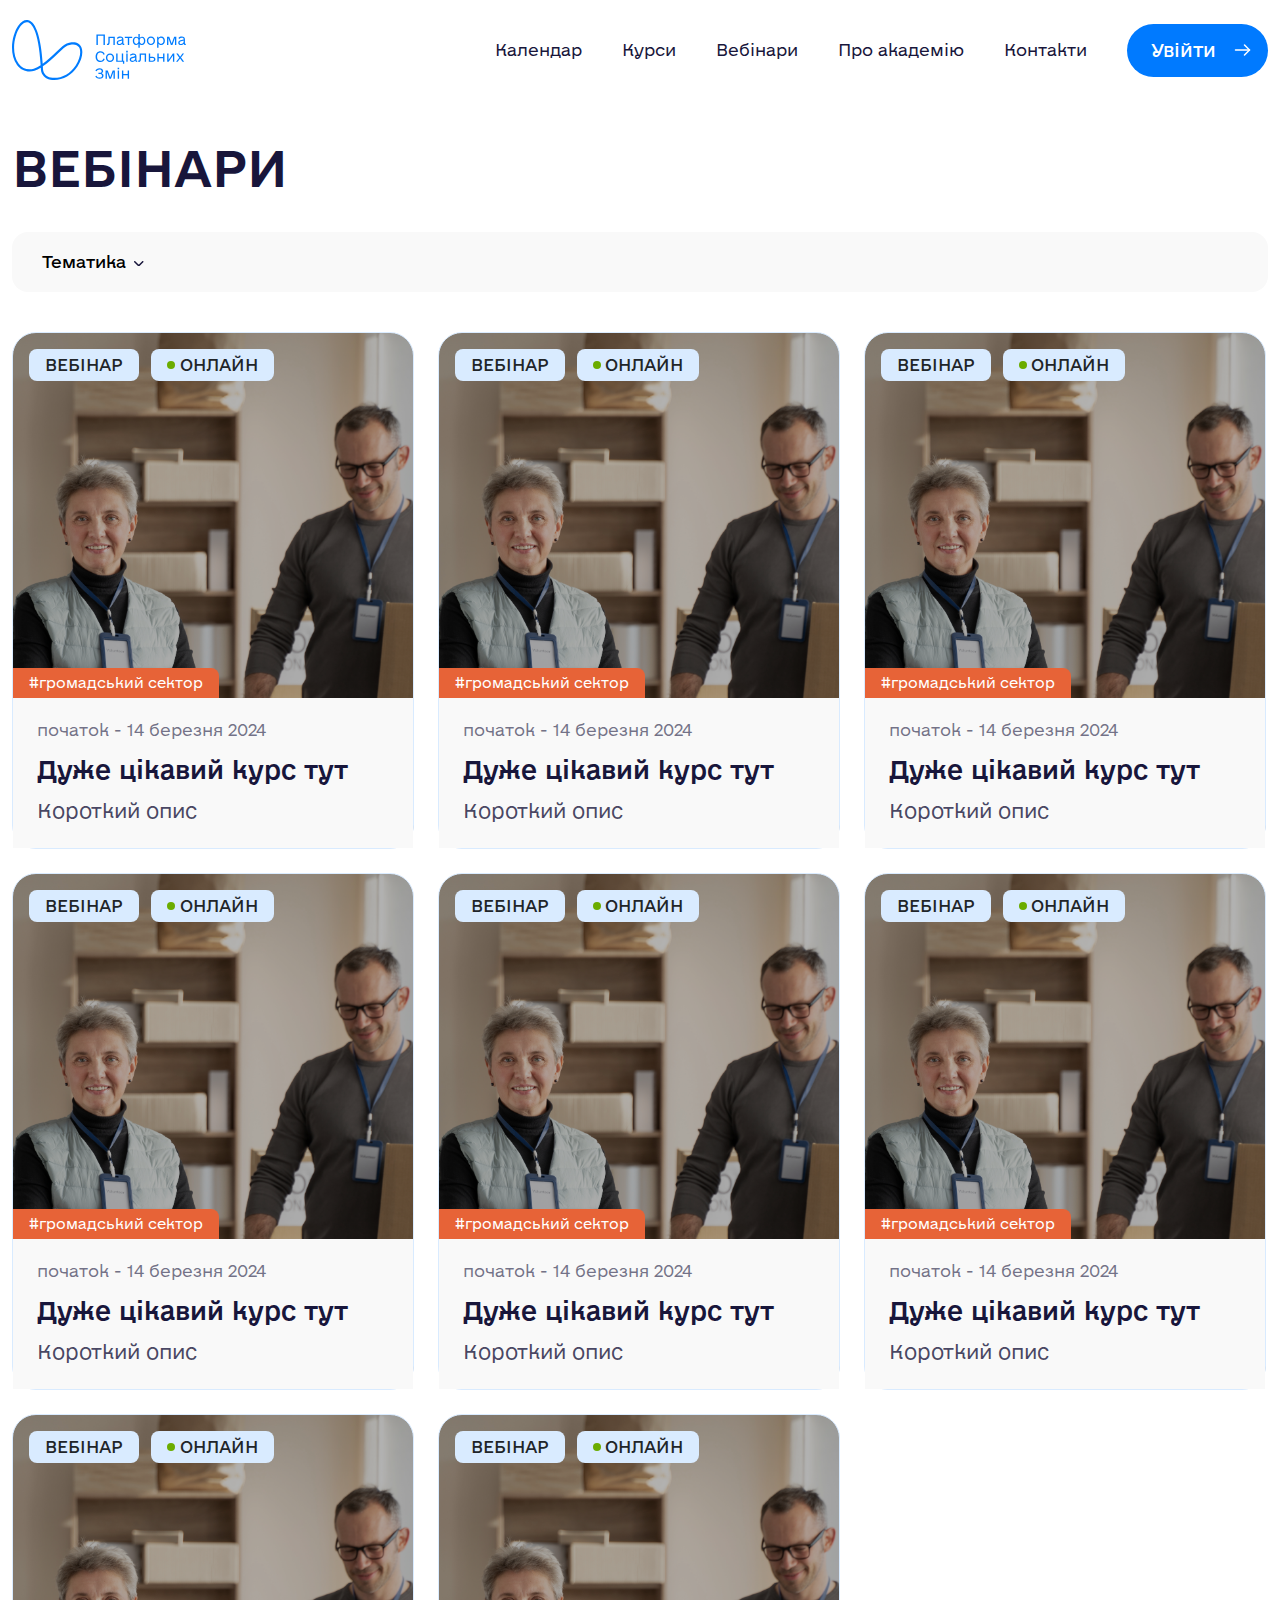
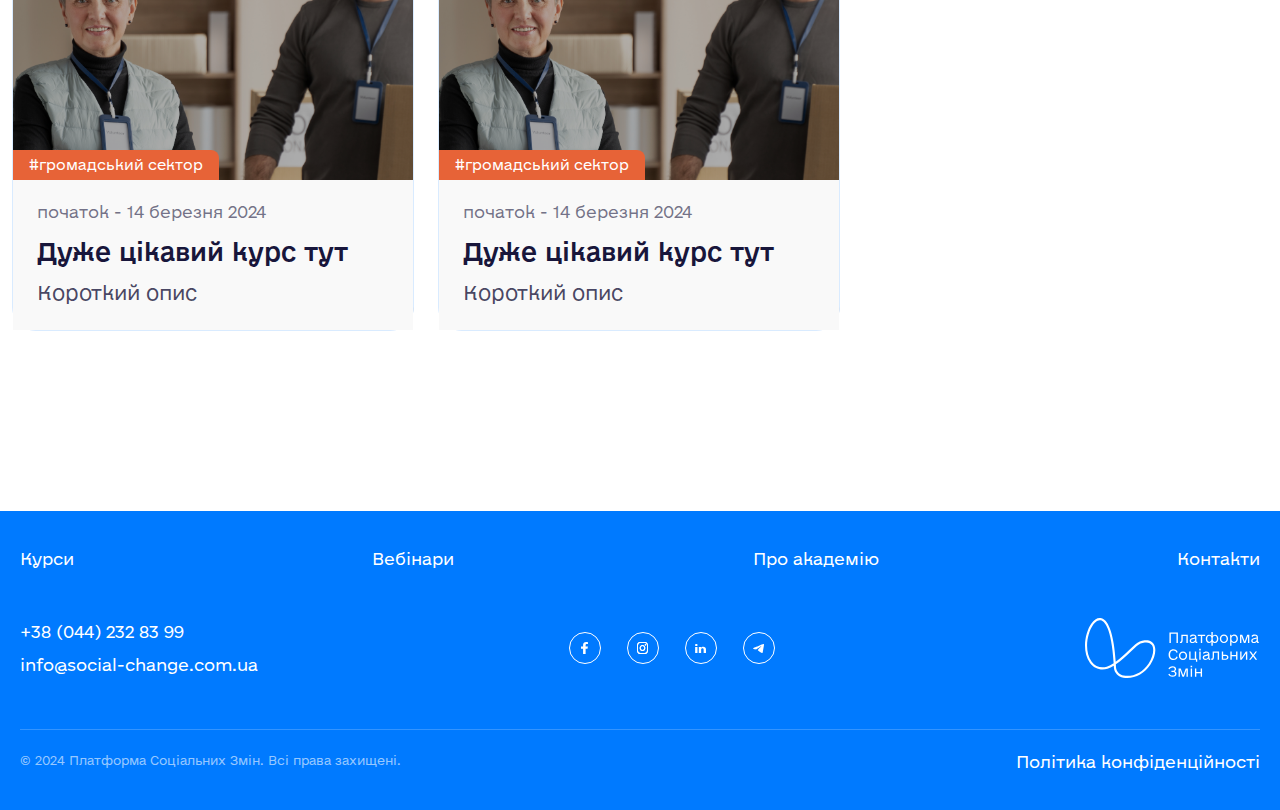
<file: Платформа_соціальних_змін/src/webinars.html>
<!DOCTYPE html>
<html lang="en">
  <head>
    <meta charset="UTF-8" />
    <meta name="viewport" content="width=device-width, initial-scale=1.0" />
    <link rel="stylesheet" href="css/bootstrap.min.css" />
    <link rel="stylesheet" href="css/bootstrap-grid.min.css" />
    <link rel="stylesheet" href="css/webinars.css" />
    <title>Вебінари</title>
  </head>

  <body>
    <div
      class="modal fade"
      id="exampleModal"
      tabindex="-1"
      aria-labelledby="exampleModalLabel"
      aria-hidden="true"
    >
      <div class="modal-dialog modal-dialog-centered">
        <div class="modal-content">
          <svg
            class="modal-close"
            data-bs-dismiss="modal"
            width="14"
            height="14"
            viewBox="0 0 14 14"
            fill="none"
            xmlns="http://www.w3.org/2000/svg"
          >
            <path
              d="M13 1L1 13M1 1L13 13"
              stroke="white"
              style="stroke: white; stroke-opacity: 1"
              stroke-width="2"
              stroke-linecap="round"
              stroke-linejoin="round"
            />
          </svg>

          <h2 class="modal-title">Вхід</h2>
          <input
            type="email"
            id="exampleFormControlInput1"
            placeholder="E-mail"
          />
          <div class="password-container">
            <input
              type="text"
              class="inputPassword"
              id="inputPassword"
              placeholder="Пароль"
            />
            <span class="toggle-password" onclick="togglePassword()">
              <svg
                width="22"
                height="20"
                viewBox="0 0 22 20"
                fill="none"
                xmlns="http://www.w3.org/2000/svg"
              >
                <path
                  d="M9.74294 3.09232C10.1494 3.03223 10.5686 3 11.0004 3C16.1054 3 19.4553 7.50484 20.5807 9.28682C20.7169 9.5025 20.785 9.61034 20.8231 9.77667C20.8518 9.90159 20.8517 10.0987 20.8231 10.2236C20.7849 10.3899 20.7164 10.4985 20.5792 10.7156C20.2793 11.1901 19.8222 11.8571 19.2165 12.5805M5.72432 4.71504C3.56225 6.1817 2.09445 8.21938 1.42111 9.28528C1.28428 9.50187 1.21587 9.61016 1.17774 9.77648C1.1491 9.9014 1.14909 10.0984 1.17771 10.2234C1.21583 10.3897 1.28393 10.4975 1.42013 10.7132C2.54554 12.4952 5.89541 17 11.0004 17C13.0588 17 14.8319 16.2676 16.2888 15.2766M2.00042 1L20.0004 19M8.8791 7.87868C8.3362 8.42157 8.00042 9.17157 8.00042 10C8.00042 11.6569 9.34356 13 11.0004 13C11.8288 13 12.5788 12.6642 13.1217 12.1213"
                  stroke="#007AFF"
                  style="
                    stroke: #007aff;
                    stroke: color(display-p3 0 0.4784 1);
                    stroke-opacity: 1;
                  "
                  stroke-width="2"
                  stroke-linecap="round"
                  stroke-linejoin="round"
                />
              </svg>
            </span>
          </div>
          <button class="sign_in modal-sign_in">Увійти</button>
          <div class="modal-or">
            <hr class="modal-line" />
            <p>або</p>
            <hr class="modal-line" />
          </div>
          <div class="social-login-buttons">
            <button class="social-button google">
              <svg
                width="24.000000"
                height="24.000000"
                viewBox="0 0 24 24"
                fill="none"
                xmlns="http://www.w3.org/2000/svg"
                xmlns:xlink="http://www.w3.org/1999/xlink"
              >
                <clipPath id="clip403_13230">
                  <rect
                    id="Social icon"
                    rx="0.000000"
                    width="23.500000"
                    height="23.500000"
                    transform="translate(0.250000 0.250000)"
                    fill="white"
                    fill-opacity="0"
                  />
                </clipPath>
                <rect
                  rx="0.000000"
                  width="23.500000"
                  height="23.500000"
                  transform="translate(0.250000 0.250000)"
                  fill="#FFFFFF"
                  fill-opacity="0"
                />
                <g clip-path="url(#clip403_13230)">
                  <path
                    d="M23.76 12.27C23.76 11.46 23.7 10.64 23.55 9.83L12.24 9.83L12.24 14.45L18.72 14.45C18.45 15.94 17.58 17.26 16.32 18.1L16.32 21.1L20.18 21.1C22.46 19.01 23.76 15.92 23.76 12.27Z"
                    fill="#4285F4"
                    fill-opacity="1.000000"
                    fill-rule="nonzero"
                  />
                  <path
                    d="M12.24 24C15.47 24 18.2 22.93 20.19 21.1L16.32 18.1C15.25 18.83 13.86 19.25 12.24 19.25C9.11 19.25 6.45 17.13 5.5 14.3L1.51 14.3L1.51 17.39C3.55 21.44 7.7 24 12.24 24Z"
                    fill="#34A853"
                    fill-opacity="1.000000"
                    fill-rule="nonzero"
                  />
                  <path
                    d="M5.5 14.3C4.99 12.8 4.99 11.19 5.5 9.7L5.5 6.61L1.51 6.61C-0.19 10 -0.19 14 1.51 17.39L5.5 14.3Z"
                    fill="#FBBC04"
                    fill-opacity="1.000000"
                    fill-rule="nonzero"
                  />
                  <path
                    d="M12.24 4.74C13.95 4.72 15.6 5.36 16.84 6.54L20.26 3.12C18.1 1.08 15.22 -0.04 12.24 0C7.7 0 3.55 2.55 1.51 6.61L5.5 9.7C6.45 6.86 9.1 4.74 12.24 4.74Z"
                    fill="#EA4335"
                    fill-opacity="1.000000"
                    fill-rule="nonzero"
                  />
                </g>
              </svg>
              Вхід через Google
            </button>
            <button class="social-button facebook">
              <svg
                width="24"
                height="24"
                viewBox="0 0 24 24"
                fill="none"
                xmlns="http://www.w3.org/2000/svg"
              >
                <g clip-path="url(#clip0_403_13233)">
                  <path
                    d="M24 12C24 5.37258 18.6274 0 12 0C5.37258 0 0 5.37258 0 12C0 17.9895 4.3882 22.954 10.125 23.8542V15.4688H7.07812V12H10.125V9.35625C10.125 6.34875 11.9166 4.6875 14.6576 4.6875C15.9701 4.6875 17.3438 4.92188 17.3438 4.92188V7.875H15.8306C14.34 7.875 13.875 8.80008 13.875 9.75V12H17.2031L16.6711 15.4688H13.875V23.8542C19.6118 22.954 24 17.9895 24 12Z"
                    fill="#1877F2"
                    style="
                      fill: #1877f2;
                      fill: color(display-p3 0.0941 0.4667 0.949);
                      fill-opacity: 1;
                    "
                  />
                  <path
                    d="M16.6711 15.4688L17.2031 12H13.875V9.75C13.875 8.80102 14.34 7.875 15.8306 7.875H17.3438V4.92188C17.3438 4.92188 15.9705 4.6875 14.6576 4.6875C11.9166 4.6875 10.125 6.34875 10.125 9.35625V12H7.07812V15.4688H10.125V23.8542C11.3674 24.0486 12.6326 24.0486 13.875 23.8542V15.4688H16.6711Z"
                    fill="white"
                    style="fill: white; fill-opacity: 1"
                  />
                </g>
                <defs>
                  <clipPath id="clip0_403_13233">
                    <rect
                      width="24"
                      height="24"
                      fill="white"
                      style="fill: white; fill-opacity: 1"
                    />
                  </clipPath>
                </defs>
              </svg>
              Вхід через Facebook
            </button>
          </div>
          <p class="modal-to-registration">
            У вас ще немає аккаунта?
            <button
              class="registration"
              data-bs-toggle="modal"
              data-bs-target="#RegistrationModal"
            >
              Зареєструватися
            </button>
          </p>
        </div>
      </div>
    </div>
    <div
      class="modal fade"
      id="RegistrationModal"
      tabindex="-1"
      aria-labelledby="exampleModalLabel"
      aria-hidden="true"
    >
      <div class="modal-dialog modal-dialog-centered">
        <div class="modal-content">
          <svg
            class="modal-close"
            data-bs-dismiss="modal"
            width="14"
            height="14"
            viewBox="0 0 14 14"
            fill="none"
            xmlns="http://www.w3.org/2000/svg"
          >
            <path
              d="M13 1L1 13M1 1L13 13"
              stroke="white"
              style="stroke: white; stroke-opacity: 1"
              stroke-width="2"
              stroke-linecap="round"
              stroke-linejoin="round"
            />
          </svg>
          <h2 class="modal-title">Реєстрація</h2>
          <div class="social-login-buttons">
            <button class="social-button google">
              <svg
                width="24.000000"
                height="24.000000"
                viewBox="0 0 24 24"
                fill="none"
                xmlns="http://www.w3.org/2000/svg"
                xmlns:xlink="http://www.w3.org/1999/xlink"
              >
                <clipPath id="clip403_13230">
                  <rect
                    id="Social icon"
                    rx="0.000000"
                    width="23.500000"
                    height="23.500000"
                    transform="translate(0.250000 0.250000)"
                    fill="white"
                    fill-opacity="0"
                  />
                </clipPath>
                <rect
                  rx="0.000000"
                  width="23.500000"
                  height="23.500000"
                  transform="translate(0.250000 0.250000)"
                  fill="#FFFFFF"
                  fill-opacity="0"
                />
                <g clip-path="url(#clip403_13230)">
                  <path
                    d="M23.76 12.27C23.76 11.46 23.7 10.64 23.55 9.83L12.24 9.83L12.24 14.45L18.72 14.45C18.45 15.94 17.58 17.26 16.32 18.1L16.32 21.1L20.18 21.1C22.46 19.01 23.76 15.92 23.76 12.27Z"
                    fill="#4285F4"
                    fill-opacity="1.000000"
                    fill-rule="nonzero"
                  />
                  <path
                    d="M12.24 24C15.47 24 18.2 22.93 20.19 21.1L16.32 18.1C15.25 18.83 13.86 19.25 12.24 19.25C9.11 19.25 6.45 17.13 5.5 14.3L1.51 14.3L1.51 17.39C3.55 21.44 7.7 24 12.24 24Z"
                    fill="#34A853"
                    fill-opacity="1.000000"
                    fill-rule="nonzero"
                  />
                  <path
                    d="M5.5 14.3C4.99 12.8 4.99 11.19 5.5 9.7L5.5 6.61L1.51 6.61C-0.19 10 -0.19 14 1.51 17.39L5.5 14.3Z"
                    fill="#FBBC04"
                    fill-opacity="1.000000"
                    fill-rule="nonzero"
                  />
                  <path
                    d="M12.24 4.74C13.95 4.72 15.6 5.36 16.84 6.54L20.26 3.12C18.1 1.08 15.22 -0.04 12.24 0C7.7 0 3.55 2.55 1.51 6.61L5.5 9.7C6.45 6.86 9.1 4.74 12.24 4.74Z"
                    fill="#EA4335"
                    fill-opacity="1.000000"
                    fill-rule="nonzero"
                  />
                </g>
              </svg>
              Вхід через Google
            </button>
            <button class="social-button facebook">
              <svg
                width="24"
                height="24"
                viewBox="0 0 24 24"
                fill="none"
                xmlns="http://www.w3.org/2000/svg"
              >
                <g clip-path="url(#clip0_403_13233)">
                  <path
                    d="M24 12C24 5.37258 18.6274 0 12 0C5.37258 0 0 5.37258 0 12C0 17.9895 4.3882 22.954 10.125 23.8542V15.4688H7.07812V12H10.125V9.35625C10.125 6.34875 11.9166 4.6875 14.6576 4.6875C15.9701 4.6875 17.3438 4.92188 17.3438 4.92188V7.875H15.8306C14.34 7.875 13.875 8.80008 13.875 9.75V12H17.2031L16.6711 15.4688H13.875V23.8542C19.6118 22.954 24 17.9895 24 12Z"
                    fill="#1877F2"
                    style="
                      fill: #1877f2;
                      fill: color(display-p3 0.0941 0.4667 0.949);
                      fill-opacity: 1;
                    "
                  />
                  <path
                    d="M16.6711 15.4688L17.2031 12H13.875V9.75C13.875 8.80102 14.34 7.875 15.8306 7.875H17.3438V4.92188C17.3438 4.92188 15.9705 4.6875 14.6576 4.6875C11.9166 4.6875 10.125 6.34875 10.125 9.35625V12H7.07812V15.4688H10.125V23.8542C11.3674 24.0486 12.6326 24.0486 13.875 23.8542V15.4688H16.6711Z"
                    fill="white"
                    style="fill: white; fill-opacity: 1"
                  />
                </g>
                <defs>
                  <clipPath id="clip0_403_13233">
                    <rect
                      width="24"
                      height="24"
                      fill="white"
                      style="fill: white; fill-opacity: 1"
                    />
                  </clipPath>
                </defs>
              </svg>
              Вхід через Facebook
            </button>
          </div>
          <div class="modal-or">
            <hr class="modal-line" />
            <p>або</p>
            <hr class="modal-line" />
          </div>
          <input type="text" id="inputName" placeholder="І'мя" />
          <input type="text" id="inputSurname" placeholder="Прізвище" />
          <input
            type="tel"
            id="inputNumber"
            placeholder="Телефон"
            pattern="^\+380\s\(\d{2}\)\s\d{3}-\d{2}-\d{2}$"
          />
          <input
            type="email"
            id="exampleFormControlInput2"
            placeholder="E-mail"
          />

          <div class="password-container">
            <input
              type="password"
              class="inputPassword"
              id="inputPassword2"
              placeholder="Пароль"
            />
            <span class="toggle-password" onclick="togglePassword()">
              <svg
                width="22"
                height="20"
                viewBox="0 0 22 20"
                fill="none"
                xmlns="http://www.w3.org/2000/svg"
              >
                <path
                  d="M9.74294 3.09232C10.1494 3.03223 10.5686 3 11.0004 3C16.1054 3 19.4553 7.50484 20.5807 9.28682C20.7169 9.5025 20.785 9.61034 20.8231 9.77667C20.8518 9.90159 20.8517 10.0987 20.8231 10.2236C20.7849 10.3899 20.7164 10.4985 20.5792 10.7156C20.2793 11.1901 19.8222 11.8571 19.2165 12.5805M5.72432 4.71504C3.56225 6.1817 2.09445 8.21938 1.42111 9.28528C1.28428 9.50187 1.21587 9.61016 1.17774 9.77648C1.1491 9.9014 1.14909 10.0984 1.17771 10.2234C1.21583 10.3897 1.28393 10.4975 1.42013 10.7132C2.54554 12.4952 5.89541 17 11.0004 17C13.0588 17 14.8319 16.2676 16.2888 15.2766M2.00042 1L20.0004 19M8.8791 7.87868C8.3362 8.42157 8.00042 9.17157 8.00042 10C8.00042 11.6569 9.34356 13 11.0004 13C11.8288 13 12.5788 12.6642 13.1217 12.1213"
                  stroke="#007AFF"
                  style="
                    stroke: #007aff;
                    stroke: color(display-p3 0 0.4784 1);
                    stroke-opacity: 1;
                  "
                  stroke-width="2"
                  stroke-linecap="round"
                  stroke-linejoin="round"
                />
              </svg>
            </span>
          </div>
          <div class="password-container">
            <input
              type="password"
              class="inputPassword"
              id="confirmPassword"
              aria-describedby="passwordHelpBlock"
              placeholder="Підтвердіть пароль"
            />
            <span class="toggle-password" onclick="togglePassword()">
              <svg
                width="22"
                height="20"
                viewBox="0 0 22 20"
                fill="none"
                xmlns="http://www.w3.org/2000/svg"
              >
                <path
                  d="M9.74294 3.09232C10.1494 3.03223 10.5686 3 11.0004 3C16.1054 3 19.4553 7.50484 20.5807 9.28682C20.7169 9.5025 20.785 9.61034 20.8231 9.77667C20.8518 9.90159 20.8517 10.0987 20.8231 10.2236C20.7849 10.3899 20.7164 10.4985 20.5792 10.7156C20.2793 11.1901 19.8222 11.8571 19.2165 12.5805M5.72432 4.71504C3.56225 6.1817 2.09445 8.21938 1.42111 9.28528C1.28428 9.50187 1.21587 9.61016 1.17774 9.77648C1.1491 9.9014 1.14909 10.0984 1.17771 10.2234C1.21583 10.3897 1.28393 10.4975 1.42013 10.7132C2.54554 12.4952 5.89541 17 11.0004 17C13.0588 17 14.8319 16.2676 16.2888 15.2766M2.00042 1L20.0004 19M8.8791 7.87868C8.3362 8.42157 8.00042 9.17157 8.00042 10C8.00042 11.6569 9.34356 13 11.0004 13C11.8288 13 12.5788 12.6642 13.1217 12.1213"
                  stroke="#007AFF"
                  style="
                    stroke: #007aff;
                    stroke: color(display-p3 0 0.4784 1);
                    stroke-opacity: 1;
                  "
                  stroke-width="2"
                  stroke-linecap="round"
                  stroke-linejoin="round"
                />
              </svg>
            </span>
          </div>

          <label>
            <input class="real-checkbox" type="checkbox" id="confirmDog" />
            <span class="custom-checkbox"></span>
            Я примаю <a href="confident.html"> Договір публічної оферти</a>
          </label>
          <!-- ТУТ КАПЧА -->
          <button class="sign_in modal-sign_in">Зареєструватися</button>
          <p class="modal-to-registration">
            У вас є аккаунт?
            <button
              class="registration"
              data-bs-toggle="modal"
              data-bs-target="#exampleModal"
            >
              Увійти
            </button>
          </p>
        </div>
      </div>
    </div>
    <section class="webinars-start-section">
      <div class="container webinars-start-section__container">
        <header class="webinars-start-section__header header">
          <a class="webinars-start-section__icon icon" href="index.html">
            <img src="icons/logo-blue.svg" alt="" />
          </a>
          <nav class="webinars__nav nav-menu">
            <ul class="nav-menu__list">
              <li class="nav-menu__list-item">
                <a href="calendar.html">Календар</a>
              </li>
              <li class="nav-menu__list-item">
                <a href="courses.html">Курси</a>
              </li>
              <li class="nav-menu__list-item">
                <a href="webinars.html">Вебінари</a>
              </li>
              <li class="nav-menu__list-item">
                <a href="about.html">Про академію</a>
              </li>
              <li class="nav-menu__list-item">
                <a href="contacts.html">Контакти</a>
              </li>
              <li class="nav-menu__list-item">
                <button
                  class="sign_in"
                  data-bs-toggle="modal"
                  data-bs-target="#exampleModal"
                >
                  Увійти
                  <img src="icons/right-white.svg" alt="" />
                </button>
              </li>
            </ul>
          </nav>
          <div class="burger-menu burger-blue">
            <span></span>
            <span></span>
            <span></span>
          </div>
        </header>
      </div>
    </section>
    <section class="webinars-main">
      <div class="webinars-main__container container">
        <h2 class="webinars-main__title title-black">ВЕБІНАРИ</h2>
        <div class="webinars-main__header dropdown-custom dropdown">
          <button
            class="webinars-main__dropdown dropdown-toggle"
            data-bs-toggle="dropdown"
            aria-expanded="false"
            data-bs-auto-close="outside"
          >
            <p class="webinars-main__type">Тематика</p>
            <div class="webinars-main__arrow arrow_down">
              <svg
                width="9.505859"
                height="5.503174"
                viewBox="0 0 9.50586 5.50317"
                fill="none"
                xmlns="http://www.w3.org/2000/svg"
                xmlns:xlink="http://www.w3.org/1999/xlink"
              >
                <path
                  d="M0.75 0.75L4.75 4.75L8.75 0.75"
                  stroke="#18163B"
                  stroke-opacity="1.000000"
                  stroke-width="1.500000"
                  stroke-linejoin="round"
                  stroke-linecap="round"
                />
              </svg>
            </div>
          </button>
          <ul class="dropdown-menu">
            <li>
              <label>
                <input
                  class="real-checkbox"
                  type="checkbox"
                  id="social"
                  checked
                />
                <span class="custom-checkbox"></span>
                соціальне підприємництво
              </label>
            </li>
            <li>
              <label>
                <input
                  class="real-checkbox"
                  type="checkbox"
                  id="innovation"
                  checked
                />
                <span class="custom-checkbox"></span>
                соціальні інновації
              </label>
            </li>
            <li>
              <label>
                <input
                  class="real-checkbox"
                  type="checkbox"
                  id="teamBuild"
                  checked
                />
                <span class="custom-checkbox"></span>
                побудова команди
              </label>
            </li>
            <li>
              <label>
                <input
                  class="real-checkbox"
                  type="checkbox"
                  id="develop"
                  checked
                />
                <span class="custom-checkbox"></span>
                організаційний розвиток
              </label>
            </li>
            <li>
              <label>
                <input
                  class="real-checkbox"
                  type="checkbox"
                  id="strategy"
                  checked
                />
                <span class="custom-checkbox"></span>
                стратегія
              </label>
            </li>
            <li>
              <label>
                <input
                  class="real-checkbox"
                  type="checkbox"
                  id="organisation"
                  checked
                />
                <span class="custom-checkbox"></span>
                управління організацією
              </label>
            </li>
          </ul>
        </div>
        <div class="webinars-main__content">
          <div class="event-card" data-category="innovation">
            <div class="event-card__top">
              <div class="event-card__course">
                <p>ВЕБІНАР</p>
              </div>
              <div class="event-card__online">
                <div class="event-card__dot dot dot_green"></div>
                <p>ОНЛАЙН</p>
              </div>
            </div>
            <div class="event-card__bottom">
              <div class="event-card__hashtag grom">
                <p>#громадський сектор</p>
              </div>
            </div>
            <a class="event-card__subtext" href="card.html">
              <p class="event-card__date">початок - 14 березня 2024</p>
              <h3 class="event-card__course-title">Дуже цікавий курс тут</h3>
              <p class="event-card__description">Короткий опис</p>
            </a>
          </div>
          <div class="event-card" data-category="innovation">
            <div class="event-card__top">
              <div class="event-card__course">
                <p>ВЕБІНАР</p>
              </div>
              <div class="event-card__online">
                <div class="event-card__dot dot dot_green"></div>
                <p>ОНЛАЙН</p>
              </div>
            </div>
            <div class="event-card__bottom">
              <div class="event-card__hashtag grom">
                <p>#громадський сектор</p>
              </div>
            </div>
            <a class="event-card__subtext" href="card.html">
              <p class="event-card__date">початок - 14 березня 2024</p>
              <h3 class="event-card__course-title">Дуже цікавий курс тут</h3>
              <p class="event-card__description">Короткий опис</p>
            </a>
          </div>
          <div class="event-card" data-category="social">
            <div class="event-card__top">
              <div class="event-card__course">
                <p>ВЕБІНАР</p>
              </div>
              <div class="event-card__online">
                <div class="event-card__dot dot dot_green"></div>
                <p>ОНЛАЙН</p>
              </div>
            </div>
            <div class="event-card__bottom">
              <div class="event-card__hashtag grom">
                <p>#громадський сектор</p>
              </div>
            </div>
            <a class="event-card__subtext" href="card.html">
              <p class="event-card__date">початок - 14 березня 2024</p>
              <h3 class="event-card__course-title">Дуже цікавий курс тут</h3>
              <p class="event-card__description">Короткий опис</p>
            </a>
          </div>
          <div class="event-card" data-category="social">
            <div class="event-card__top">
              <div class="event-card__course">
                <p>ВЕБІНАР</p>
              </div>
              <div class="event-card__online">
                <div class="event-card__dot dot dot_green"></div>
                <p>ОНЛАЙН</p>
              </div>
            </div>
            <div class="event-card__bottom">
              <div class="event-card__hashtag grom">
                <p>#громадський сектор</p>
              </div>
            </div>
            <a class="event-card__subtext" href="card.html">
              <p class="event-card__date">початок - 14 березня 2024</p>
              <h3 class="event-card__course-title">Дуже цікавий курс тут</h3>
              <p class="event-card__description">Короткий опис</p>
            </a>
          </div>
          <div class="event-card" data-category="innovation">
            <div class="event-card__top">
              <div class="event-card__course">
                <p>ВЕБІНАР</p>
              </div>
              <div class="event-card__online">
                <div class="event-card__dot dot dot_green"></div>
                <p>ОНЛАЙН</p>
              </div>
            </div>
            <div class="event-card__bottom">
              <div class="event-card__hashtag grom">
                <p>#громадський сектор</p>
              </div>
            </div>
            <a class="event-card__subtext" href="card.html">
              <p class="event-card__date">початок - 14 березня 2024</p>
              <h3 class="event-card__course-title">Дуже цікавий курс тут</h3>
              <p class="event-card__description">Короткий опис</p>
            </a>
          </div>
          <div class="event-card" data-category="innovation">
            <div class="event-card__top">
              <div class="event-card__course">
                <p>ВЕБІНАР</p>
              </div>
              <div class="event-card__online">
                <div class="event-card__dot dot dot_green"></div>
                <p>ОНЛАЙН</p>
              </div>
            </div>
            <div class="event-card__bottom">
              <div class="event-card__hashtag grom">
                <p>#громадський сектор</p>
              </div>
            </div>
            <a class="event-card__subtext" href="card.html">
              <p class="event-card__date">початок - 14 березня 2024</p>
              <h3 class="event-card__course-title">Дуже цікавий курс тут</h3>
              <p class="event-card__description">Короткий опис</p>
            </a>
          </div>
          <div class="event-card" data-category="innovation">
            <div class="event-card__top">
              <div class="event-card__course">
                <p>ВЕБІНАР</p>
              </div>
              <div class="event-card__online">
                <div class="event-card__dot dot dot_green"></div>
                <p>ОНЛАЙН</p>
              </div>
            </div>
            <div class="event-card__bottom">
              <div class="event-card__hashtag grom">
                <p>#громадський сектор</p>
              </div>
            </div>
            <a class="event-card__subtext" href="card.html">
              <p class="event-card__date">початок - 14 березня 2024</p>
              <h3 class="event-card__course-title">Дуже цікавий курс тут</h3>
              <p class="event-card__description">Короткий опис</p>
            </a>
          </div>
          <div class="event-card" data-category="social">
            <div class="event-card__top">
              <div class="event-card__course">
                <p>ВЕБІНАР</p>
              </div>
              <div class="event-card__online">
                <div class="event-card__dot dot dot_green"></div>
                <p>ОНЛАЙН</p>
              </div>
            </div>
            <div class="event-card__bottom">
              <div class="event-card__hashtag grom">
                <p>#громадський сектор</p>
              </div>
            </div>
            <a class="event-card__subtext" href="card.html">
              <p class="event-card__date">початок - 14 березня 2024</p>
              <h3 class="event-card__course-title">Дуже цікавий курс тут</h3>
              <p class="event-card__description">Короткий опис</p>
            </a>
          </div>
        </div>
      </div>
    </section>
    <footer class="footer-about footer">
      <div class="footer__container container">
        <div class="footer__topics">
          <a href="courses.html">Курси</a>
          <a href="webinars.html">Вебінари</a>
          <a href="about.html">Про академію</a>
          <a href="contacts.html">Контакти</a>
        </div>
        <div class="footer__info">
          <div class="footer__number-mail">
            <p>+38 (044) 232 83 99</p>
            <p>info@social-change.com.ua</p>
          </div>
          <div class="footer__socials">
            <a href="" class="footer__social"
              ><img src="icons/facebook.svg" alt=""
            /></a>
            <a href="" class="footer__social"
              ><img src="icons/insta.svg" alt=""
            /></a>
            <a href="" class="footer__social"
              ><img src="icons/linkedin.svg" alt=""
            /></a>
            <a href="" class="footer__social"
              ><img src="icons/tg.svg" alt=""
            /></a>
          </div>
          <div class="footer__icon icon">
            <img class="icon__img" src="icons/logo-white.svg" alt="" />
          </div>
        </div>
        <div class="footer__copyright">
          <p>© 2024 Платформа Соціальних Змін. Всі права захищені.</p>
          <a href="confident.html">Політика конфіденційності</a>
        </div>
      </div>
    </footer>
    <script src="js/bootstrap.bundle.min.js"></script>
    <script>
      const checkboxes = document.querySelectorAll(
        '.dropdown-menu input[type="checkbox"]'
      );
      const courseCards = document.querySelectorAll(".event-card");

      function filterWebinars() {
        const activeCategories = Array.from(checkboxes)
          .filter((checkbox) => checkbox.checked)
          .map((checkbox) => checkbox.id);

        courseCards.forEach((card) => {
          const category = card.getAttribute("data-category");

          if (activeCategories.includes(category)) {
            card.style.display = "flex";
          } else {
            card.style.display = "none";
          }
        });
      }

      checkboxes.forEach((checkbox) => {
        checkbox.addEventListener("change", filterWebinars);
      });

      filterWebinars();
    </script>
    <script src="js/passwordChanger.js"></script>
    <script src="js/burger.js"></script>
  </body>
</html>
</file>
<file: Платформа_соціальних_змін/src/css/style.css>
/*! normalize.css v8.0.1 | MIT License | github.com/necolas/normalize.css */
/* Document
   ========================================================================== */
/**
 * 1. Correct the line height in all browsers.
 * 2. Prevent adjustments of font size after orientation changes in iOS.
 */
html {
  line-height: 1.15; /* 1 */
  -webkit-text-size-adjust: 100%; /* 2 */
}

/* Sections
   ========================================================================== */
/**
 * Remove the margin in all browsers.
 */
body {
  margin: 0;
}

/**
 * Render the `main` element consistently in IE.
 */
main {
  display: block;
}

/**
 * Correct the font size and margin on `h1` elements within `section` and
 * `article` contexts in Chrome, Firefox, and Safari.
 */
h1 {
  font-size: 2em;
  margin: 0.67em 0;
}

/* Grouping content
   ========================================================================== */
/**
 * 1. Add the correct box sizing in Firefox.
 * 2. Show the overflow in Edge and IE.
 */
hr {
  box-sizing: content-box; /* 1 */
  height: 0; /* 1 */
  overflow: visible; /* 2 */
}

/**
 * 1. Correct the inheritance and scaling of font size in all browsers.
 * 2. Correct the odd `em` font sizing in all browsers.
 */
pre {
  font-family: monospace, monospace; /* 1 */
  font-size: 1em; /* 2 */
}

/* Text-level semantics
   ========================================================================== */
/**
 * Remove the gray background on active links in IE 10.
 */
a {
  background-color: transparent;
}

/**
 * 1. Remove the bottom border in Chrome 57-
 * 2. Add the correct text decoration in Chrome, Edge, IE, Opera, and Safari.
 */
abbr[title] {
  border-bottom: none; /* 1 */
  text-decoration: underline; /* 2 */
  -webkit-text-decoration: underline dotted;
          text-decoration: underline dotted; /* 2 */
}

/**
 * Add the correct font weight in Chrome, Edge, and Safari.
 */
b,
strong {
  font-weight: bolder;
}

/**
 * 1. Correct the inheritance and scaling of font size in all browsers.
 * 2. Correct the odd `em` font sizing in all browsers.
 */
code,
kbd,
samp {
  font-family: monospace, monospace; /* 1 */
  font-size: 1em; /* 2 */
}

/**
 * Add the correct font size in all browsers.
 */
small {
  font-size: 80%;
}

/**
 * Prevent `sub` and `sup` elements from affecting the line height in
 * all browsers.
 */
sub,
sup {
  font-size: 75%;
  line-height: 0;
  position: relative;
  vertical-align: baseline;
}

sub {
  bottom: -0.25em;
}

sup {
  top: -0.5em;
}

/* Embedded content
   ========================================================================== */
/**
 * Remove the border on images inside links in IE 10.
 */
img {
  border-style: none;
}

/* Forms
   ========================================================================== */
/**
 * 1. Change the font styles in all browsers.
 * 2. Remove the margin in Firefox and Safari.
 */
button,
input,
optgroup,
select,
textarea {
  font-family: inherit; /* 1 */
  font-size: 100%; /* 1 */
  line-height: 1.15; /* 1 */
  margin: 0; /* 2 */
}

/**
 * Show the overflow in IE.
 * 1. Show the overflow in Edge.
 */
button,
input {
  /* 1 */
  overflow: visible;
}

/**
 * Remove the inheritance of text transform in Edge, Firefox, and IE.
 * 1. Remove the inheritance of text transform in Firefox.
 */
button,
select {
  /* 1 */
  text-transform: none;
}

/**
 * Correct the inability to style clickable types in iOS and Safari.
 */
button,
[type=button],
[type=reset],
[type=submit] {
  -webkit-appearance: button;
}

/**
 * Remove the inner border and padding in Firefox.
 */
button::-moz-focus-inner,
[type=button]::-moz-focus-inner,
[type=reset]::-moz-focus-inner,
[type=submit]::-moz-focus-inner {
  border-style: none;
  padding: 0;
}

/**
 * Restore the focus styles unset by the previous rule.
 */
button:-moz-focusring,
[type=button]:-moz-focusring,
[type=reset]:-moz-focusring,
[type=submit]:-moz-focusring {
  outline: 1px dotted ButtonText;
}

/**
 * Correct the padding in Firefox.
 */
fieldset {
  padding: 0.35em 0.75em 0.625em;
}

/**
 * 1. Correct the text wrapping in Edge and IE.
 * 2. Correct the color inheritance from `fieldset` elements in IE.
 * 3. Remove the padding so developers are not caught out when they zero out
 *    `fieldset` elements in all browsers.
 */
legend {
  box-sizing: border-box; /* 1 */
  color: inherit; /* 2 */
  display: table; /* 1 */
  max-width: 100%; /* 1 */
  padding: 0; /* 3 */
  white-space: normal; /* 1 */
}

/**
 * Add the correct vertical alignment in Chrome, Firefox, and Opera.
 */
progress {
  vertical-align: baseline;
}

/**
 * Remove the default vertical scrollbar in IE 10+.
 */
textarea {
  overflow: auto;
}

/**
 * 1. Add the correct box sizing in IE 10.
 * 2. Remove the padding in IE 10.
 */
[type=checkbox],
[type=radio] {
  box-sizing: border-box; /* 1 */
  padding: 0; /* 2 */
}

/**
 * Correct the cursor style of increment and decrement buttons in Chrome.
 */
[type=number]::-webkit-inner-spin-button,
[type=number]::-webkit-outer-spin-button {
  height: auto;
}

/**
 * 1. Correct the odd appearance in Chrome and Safari.
 * 2. Correct the outline style in Safari.
 */
[type=search] {
  -webkit-appearance: textfield; /* 1 */
  outline-offset: -2px; /* 2 */
}

/**
 * Remove the inner padding in Chrome and Safari on macOS.
 */
[type=search]::-webkit-search-decoration {
  -webkit-appearance: none;
}

/**
 * 1. Correct the inability to style clickable types in iOS and Safari.
 * 2. Change font properties to `inherit` in Safari.
 */
::-webkit-file-upload-button {
  -webkit-appearance: button; /* 1 */
  font: inherit; /* 2 */
}

/* Interactive
   ========================================================================== */
/*
 * Add the correct display in Edge, IE 10+, and Firefox.
 */
details {
  display: block;
}

/*
 * Add the correct display in all browsers.
 */
summary {
  display: list-item;
}

/* Misc
   ========================================================================== */
/**
 * Add the correct display in IE 10+.
 */
template {
  display: none;
}

/**
 * Add the correct display in IE 10.
 */
[hidden] {
  display: none;
}

html,
body,
div,
span,
applet,
object,
iframe,
h1,
h2,
h3,
h4,
h5,
h6,
p,
blockquote,
pre,
a,
abbr,
acronym,
address,
big,
cite,
code,
del,
dfn,
em,
img,
ins,
kbd,
q,
s,
samp,
small,
strike,
strong,
sub,
sup,
tt,
var,
b,
u,
i,
center,
dl,
dt,
dd,
ol,
ul,
li,
fieldset,
form,
label,
legend,
table,
caption,
tbody,
tfoot,
thead,
tr,
th,
td,
article,
aside,
canvas,
details,
embed,
figure,
figcaption,
footer,
header,
hgroup,
menu,
nav,
output,
ruby,
section,
summary,
time,
mark,
audio,
video {
  margin: 0;
  padding: 0;
  border: 0;
  font-size: 100%;
  font: inherit;
  vertical-align: baseline;
}

article,
aside,
details,
figcaption,
figure,
footer,
header,
hgroup,
menu,
nav,
section {
  display: block;
}

html {
  height: 100%;
}

body {
  line-height: 1;
}

ol,
ul {
  list-style: none;
}

blockquote,
q {
  quotes: none;
}

blockquote:before,
blockquote:after,
q:before,
q:after {
  content: "";
  content: none;
}

table {
  border-collapse: collapse;
  border-spacing: 0;
}

@font-face {
  font-family: "UkraineHead";
  src: url("../fonts/e-UkraineHead-Regular.otf");
  font-weight: 400;
  font-style: normal;
}
@font-face {
  font-family: "UkraineHead";
  src: url("../fonts/e-UkraineHead-Medium.otf");
  font-weight: 500;
  font-style: normal;
}
@font-face {
  font-family: "UkraineHead";
  src: url("../fonts/e-UkraineHead-Light.otf");
  font-weight: 300;
  font-style: normal;
}
input[type=password]::-ms-reveal,
input[type=password]::-ms-clear,
input[type=password]::-webkit-textfield-decoration-container {
  display: none;
}

input[type=password]::-webkit-textfield-decoration-container,
input[type=password]::-webkit-clear-button,
input[type=password]::-webkit-inner-spin-button,
input[type=password]::-webkit-outer-spin-button {
  display: none;
}

html {
  scroll-behavior: smooth;
}

* {
  box-sizing: border-box;
}

a {
  text-decoration: none;
  color: #18163B;
  margin: 0;
}

body {
  font-family: UkraineHead;
  font-size: 1rem;
}

input {
  border: 0;
  outline: none;
}

#inputPassword {
  margin-bottom: 0;
}

#inputPassword2 {
  margin-bottom: 0;
}

#confirmPassword {
  margin-bottom: 0;
}

.password-container {
  position: relative;
  display: flex;
  align-items: center;
  margin-bottom: 16px;
}

.password-container input {
  flex: 1 1 100%;
}

.toggle-password {
  position: absolute;
  right: 5%;
  top: auto;
  bottom: auto;
  cursor: pointer;
  font-size: 18px;
  z-index: 2;
}

.custom-modal {
  display: none;
  position: fixed;
  top: 0;
  left: 0;
  width: 100%;
  height: 100%;
  background: rgba(0, 0, 0, 0.5);
  justify-content: center;
  align-items: center;
  z-index: 1000;
}

.custom-modal-dialog {
  background: white;
  padding: 20px;
  border-radius: 8px;
  width: 400px;
  max-width: 90%;
  position: relative;
}

.custom-modal-close {
  position: absolute;
  top: 10px;
  right: 10px;
  cursor: pointer;
}

.custom-modal-title {
  margin-bottom: 20px;
  text-align: center;
}

.password-container {
  position: relative;
}

.toggle-password {
  position: absolute;
  right: 10px;
  top: 50%;
  transform: translateY(-50%);
  cursor: pointer;
}

.container {
  position: relative;
  max-width: 1314px;
  margin: 0 auto;
}

.blue-block {
  background-color: #007AFF;
  border-radius: 32px;
  width: 96%;
}

.social-login-buttons {
  display: flex;
  flex-direction: column;
  gap: 10px;
}

.social-button {
  display: flex;
  align-items: center;
  justify-content: center;
  gap: 10px;
  background-color: white;
  padding: 19px;
  border: none;
  border-radius: 25px;
  font-size: 1.125em;
  color: rgb(24, 22, 59);
  cursor: pointer;
  width: 100%;
  transition: background-color 0.3s;
}

.social-login-buttons {
  margin-bottom: 24px;
}

.social-button:hover {
  opacity: 0.9;
}

#RegistrationModal label {
  color: white;
}
#RegistrationModal a {
  color: white;
  text-decoration: underline;
}

.custom-checkbox {
  border: 2px solid rgb(208, 213, 221);
  position: relative;
  display: inline-block;
  color: white;
  width: 20px;
  height: 20px;
  background-color: white;
  vertical-align: sub;
  border-radius: 6px;
  margin-right: 12px;
}

.custom-checkbox::before {
  content: "";
  width: 14px;
  height: 14px;
  display: inline-block;
  background-image: url(../icons/check.svg);
  background-size: contain;
  position: absolute;
  background-repeat: no-repeat;
  left: 50%;
  top: 60%;
  transform: translate(-50%, -50%) scale(0);
}

.real-checkbox:checked + .custom-checkbox::before {
  transform: translate(-50%, -50%) scale(1);
}

.real-checkbox {
  width: 0;
  height: 0;
  opacity: 0;
  position: absolute;
  z-index: -1;
}

.modal-close {
  position: absolute;
  right: 32px;
}
.modal-content {
  padding: 32px;
  width: 650px;
  background-color: #007AFF;
  border-radius: 24px;
}
.modal input {
  border-radius: 16px;
  padding: 20px 24px;
  margin-bottom: 16px;
}
.modal-sign_in {
  background-color: black;
  color: white;
  width: 100% !important;
  margin-bottom: 24px;
  height: 64px !important;
}
.modal-title {
  align-self: center;
  margin-bottom: 32px;
  font-size: 2em;
  color: white;
}
.modal-line {
  width: 253px;
  height: 1px;
  border-top: 1px solid rgb(255, 255, 255);
  opacity: 0.4;
}
.modal-or {
  display: flex;
  justify-content: space-between;
  align-items: center;
  margin-bottom: 24px;
}
.modal-or p {
  color: white;
}
.modal-to-registration {
  color: white;
  align-self: center;
}

.registration {
  font-weight: 700;
  font-size: 1.125em;
  background: none;
  border: none;
  padding: 0;
  margin: 0;
  color: inherit;
  font: inherit;
  cursor: pointer;
  outline: none;
}

.icon {
  display: flex;
  align-items: flex-end;
}
.icon__img {
  margin-right: 13px;
}
.icon__text {
  color: white;
}

.sign_in {
  font-size: 1.125em;
  padding: 1px 0 1px 24px;
  border-radius: 300px;
  display: flex;
  align-items: center;
  justify-content: center;
  border: 0;
  color: #007AFF;
  font-weight: 400;
}

.sign_in img {
  margin: 13.5px;
}

.start-section {
  width: 100vw;
  height: 100vh;
  position: relative;
  margin: 0 auto;
  padding-top: 24px;
  margin-bottom: 204px;
}
.start-section__backround-svg {
  z-index: 0;
  position: absolute;
  top: 0;
  right: 0;
}
.start-section__container {
  display: flex;
  flex-direction: column;
  justify-content: space-between;
  min-height: 729px;
}
.start-section__p {
  line-height: 31px;
  color: white;
  font-size: 1.25rem;
  font-weight: 300;
  opacity: 0.8;
}
.start-section__icon {
  margin-right: 20px;
}
.start-section__title {
  margin-bottom: 40px;
  font-weight: 500;
  line-height: 70.4px;
}

.header {
  display: flex;
  justify-content: space-between;
  align-items: center;
}

.title_white {
  color: white;
  font-size: 4rem;
  font-weight: 500;
}

.nav-menu__list {
  display: flex;
  justify-content: space-evenly;
  align-items: center;
  flex-wrap: wrap;
}
.nav-menu__list-item {
  margin-right: 40px;
}
.nav-menu__list-item a {
  color: white;
  font-weight: 300;
}
.nav-menu__list-item:last-child {
  margin-right: 0;
}

.modal-sign_in {
  padding-left: 0;
}

.burger-menu {
  display: none;
  cursor: pointer;
  flex-direction: column;
  gap: 5px;
  z-index: 21;
}
.burger-menu span {
  width: 30px;
  background-color: white;
  height: 3px;
  border-radius: 5px;
  transition: all 0.3s ease-in-out;
}
.burger-menu.open span:nth-child(1) {
  transform: rotate(45deg);
  position: absolute;
}
.burger-menu.open span:nth-child(2) {
  opacity: 0;
}
.burger-menu.open span:nth-child(3) {
  transform: rotate(-45deg);
  position: absolute;
}

.burger-blue {
  background-color: white;
}
.burger-blue span {
  background-color: #007AFF;
}

.burger-white span {
  background-color: white;
}

.more-info {
  display: inline-flex;
  align-items: center;
  margin: 0;
}
.more-info__circle {
  margin-right: 16px;
}
.more-info__text {
  color: white;
}

.circle {
  width: 56px;
  height: 56px;
  border: 1px solid white;
  border-radius: 50%;
  display: flex;
  justify-content: center;
  align-items: center;
}

.title-black {
  color: #18163B;
  font-size: 3rem;
  font-weight: 500;
}

.second-section {
  margin-bottom: 180px;
}
.second-section__to-events {
  align-self: center;
}
.second-section__container {
  display: flex;
  flex-direction: column;
}
.second-section__soon-events {
  display: flex;
  flex-direction: row;
  justify-content: space-between;
  margin-bottom: 60px;
  flex-wrap: wrap;
  gap: 2%;
}
.second-section__title {
  margin-bottom: 60px;
  font-weight: 500;
}

.rel {
  background: #8A40FF;
}

.grom {
  background-color: rgb(231, 99, 55);
}

.bus {
  background: #FFBA00;
}

.event-card {
  border: 1px solid #D9EBFF;
  position: relative;
  flex: 1 1 31%;
  height: 517px;
  max-width: 48%;
  background-position: center;
  background-image: url("../img/Frame 174.png");
  background-size: cover;
  background-repeat: no-repeat;
  border-radius: 24px;
  display: flex;
  flex-direction: column;
  justify-content: space-between;
}
.event-card__hashtag {
  border-radius: 0 8px 0 0;
  padding: 8px 16px;
  display: inline-block;
  position: absolute;
  left: 0;
  bottom: 150px;
}
.event-card__hashtag p {
  font-weight: 300;
  font-size: 0.875em;
  color: white;
}
.event-card__dot {
  margin-right: 4.5px;
}
.event-card__top {
  display: flex;
  margin: 16px 0 0 16px;
  gap: 12px;
}
.event-card__course {
  display: flex;
  align-items: center;
  background-color: #D9EBFF;
  padding: 8px 16px;
  border-radius: 8px;
}
.event-card__course p {
  font-style: 14px;
}
.event-card__online {
  display: flex;
  align-items: center;
  background-color: #D9EBFF;
  border-radius: 8px;
  padding: 8px 16px;
}
.event-card__online p {
  font-style: 14px;
}
.event-card__subtext {
  padding: 24px 0px;
  padding-left: 24px;
  height: 150px;
  width: 100%;
  background: #F9F9F9;
  display: flex;
  flex-direction: column;
}
.event-card__date {
  line-height: 16.79px;
  font-style: 14px;
  color: rgba(24, 22, 59, 0.6);
  font-weight: 300;
  margin-bottom: 16px;
}
.event-card__course-title {
  line-height: 29.76px;
  font-size: 1.5rem;
  color: rgb(24, 22, 59);
  font-weight: 500;
  margin-bottom: 12px;
}
.event-card__description {
  line-height: 28px;
  font-size: 1.2rem;
  color: rgba(24, 22, 59, 0.8);
  font-weight: 300;
}

.dot {
  width: 8px;
  height: 8px;
  border-radius: 50%;
}
.dot_green {
  background: #6BAC00;
}
.dot_red {
  background: #FFBA00;
}

.to-button {
  align-self: center;
  align-items: center;
  display: inline-flex;
  color: white;
  background-color: #007AFF;
  line-height: 27px;
  font-weight: 400;
  font-size: 1.125em;
  padding: 20px 30px;
  border-radius: 300px;
}
.to-button img, .to-button svg {
  margin-left: 21.5px;
}

.third-section {
  margin: 0 auto;
}
.third-section__container {
  min-height: 459px;
  padding: 40px;
  display: flex;
  flex-direction: column;
  justify-content: space-between;
}
.third-section__title {
  font-size: 3em;
  line-height: 52.8px;
}

.course-vebinars {
  display: flex;
  flex-wrap: wrap;
  justify-content: space-between;
}
.course-vebinars__course-vebinar {
  border-radius: 24px;
  padding: 0px 32px;
  display: flex;
  flex-direction: column;
  justify-content: space-evenly;
  background-color: white;
  flex: 0 1 48%;
  min-height: 286px;
}
.course-vebinars__number {
  display: flex;
  justify-content: center;
  max-width: 0px;
  color: rgb(0, 122, 255);
  font-style: 24px;
  border-radius: 300px;
  padding: 8px 24px;
  border: 1px solid rgba(0, 122, 255, 0.2);
}
.course-vebinars__title {
  font-size: 2rem;
  font-weight: 500;
}
.course-vebinars__button {
  align-self: start;
}

.fourth-section {
  overflow: hidden;
  padding: 180px 0;
}
.fourth-section__container {
  display: flex;
  flex-direction: column;
  align-items: flex-start;
}
.fourth-section__notion {
  display: flex;
  flex-wrap: wrap;
  gap: 24px;
  padding: 0 39px;
}
.fourth-section__title {
  margin-bottom: 60px;
}
.fourth-section__background {
  position: absolute;
  z-index: 0;
  right: -27%;
  top: -110%;
}

.note {
  z-index: 10;
  display: inline-block;
  padding: 32px 40px;
  border-radius: 24px;
  background-color: rgb(217, 235, 255);
  border: 1px solid rgb(217, 235, 255);
}
.note p {
  line-height: 28.8px;
  font-size: 1.5rem;
  color: rgb(0, 122, 255);
  font-weight: 500;
}
.note:nth-child(3) {
  margin-left: 194px;
}
.note:nth-child(4) {
  margin-left: 37px;
}

.question-section {
  margin: 0 auto;
  padding: 60px 0;
  margin-bottom: 180px;
}
.question-section__accordions {
  min-height: 1049px;
  display: flex;
  flex-direction: column;
  gap: 24px;
  align-items: center;
  width: 66%;
  margin-bottom: 60px;
}
.question-section__text-us {
  font-size: 1.25rem;
  color: white;
  margin-bottom: 24px;
}
.question-section__mail {
  display: inline-block;
  text-align: center;
  border-radius: 16px;
  background-color: white;
  padding: 20px 24px;
}
.question-section__mail p {
  font-size: 1.25rem;
  color: rgb(0, 122, 255);
  font-weight: 500;
}
.question-section__title {
  font-size: 3rem;
  margin-bottom: 60px;
}
.question-section__subtitle {
  font-size: 2.25rem;
  margin-bottom: 40px;
  text-align: center;
  text-transform: uppercase;
  line-height: 43.2px;
}
.question-section__container {
  min-height: 1312px;
  display: flex;
  flex-direction: column;
  align-items: center;
}

.accordion-item:first-of-type, .accordion-item, .accordion-item:last-of-type {
  border-radius: 24px;
  overflow: hidden;
  width: 866px;
  background-color: white;
}

.accordion-button {
  padding: 32px 32px;
  font-size: 1.25rem;
  border-radius: 24px;
  color: rgb(0, 122, 255);
  font-weight: 500;
}

.accordion-button::after {
  text-align: center;
  border-radius: 50%;
  border: 1px solid rgba(0, 122, 255, 0.2);
  width: 40px;
  height: 40px;
}

.collapsed::after {
  transition: 0.5s;
  background-image: url("../img/plus.svg");
  background-position: center;
  text-align: center;
}

.accordion-button:not(.collapsed)::after {
  transition: 0.5s;
  background-image: url("../icons/down.svg");
  text-align: center;
  background-position: center;
}

.accordion-button:not(.collapsed) {
  color: #007AFF;
}

.accordion-body {
  color: #007AFF;
  padding: 0px 32px 15px 32px;
}

.footer {
  background-color: #007AFF;
  padding: 0 20px;
}
.footer a, .footer p {
  font-size: 1rem;
  color: white;
  font-weight: 300;
}
.footer__container {
  padding: 40px 0;
  min-height: 299px;
  display: flex;
  flex-direction: column;
  justify-content: space-between;
}
.footer__social {
  display: flex;
  justify-content: center;
  align-items: center;
  border: 1px solid rgb(255, 255, 255);
  border-radius: 50%;
  width: 32px;
  height: 32px;
}
.footer__topics {
  display: flex;
  justify-content: space-between;
  align-items: center;
}
.footer__info {
  display: flex;
  justify-content: space-between;
  align-items: center;
}
.footer__number-mail p:first-child {
  margin-bottom: 17px;
}
.footer__socials {
  display: flex;
}
.footer__social {
  margin-right: 26px;
}
.footer__social:last-child {
  margin-right: 0;
}
.footer__copyright {
  display: flex;
  justify-content: space-between;
  border-top: 1px solid rgba(255, 255, 255, 0.2);
  padding-top: 24px;
}
.footer__copyright p {
  color: rgba(255, 255, 255, 0.6);
  font-size: 0.75rem;
}

.icon__img {
  margin-right: 0;
}

@media (min-width: 1800px) {
  .container {
    max-width: 1700px;
  }
  body {
    font-size: 1.3rem;
  }
}
@media (min-width: 2000px) {
  .container {
    max-width: 1900px;
  }
  body {
    font-size: 1.5rem;
  }
}
@media (max-width: 1080px) {
  html {
    font-size: 0.82rem;
  }
}
@media (max-width: 950px) {
  html {
    font-size: 0.75rem;
  }
  .question-section__accordions {
    width: 90%;
  }
  .accordion-item:first-of-type, .accordion-item, .accordion-item:last-of-type {
    width: 90%;
  }
  .nav-menu__list {
    display: none;
  }
  .burger-menu {
    display: flex;
  }
  .nav-menu__list.active {
    z-index: 20;
    display: flex;
    flex-direction: column;
    gap: 15px;
    justify-content: center;
    position: absolute;
    right: 15px;
    top: 10px;
  }
  .nav-menu__list.active.back {
    background-color: white;
    border-radius: 300px;
  }
  .nav-menu__list-item {
    margin: 0;
  }
}
@media (max-width: 1024px) {
  .more-info {
    margin-bottom: 50px;
  }
}
@media (max-width: 660px) {
  .more-info {
    margin-bottom: 100px;
  }
  .accordion-button::after {
    width: 20px;
    height: 20px;
    background-size: contain;
  }
  .accordion-button {
    padding: 10px;
  }
  .modal-content {
    width: 90%;
    margin: 0 auto;
  }
  .start-section {
    margin-bottom: 104px;
  }
  .second-section {
    margin-bottom: 100px;
  }
  html {
    font-size: 0.7rem;
  }
  .icon__img {
    width: 100px;
  }
  .title_white {
    font-size: 3em;
  }
  .event-card {
    max-width: 100%;
  }
  .course-vebinars {
    justify-content: center;
    gap: 20px;
  }
  .course-vebinars__course-vebinar {
    flex: 1 1 100%;
  }
  .third-section__title {
    margin-bottom: 20px;
  }
  .fourth-section__notion {
    padding: 0;
    margin-bottom: 20px;
  }
  .note {
    padding: 10px 15px;
  }
  .note:nth-child(3) {
    margin: 0;
  }
  .note:nth-child(4) {
    margin: 0;
  }
  .footer__socials {
    flex-wrap: wrap;
    justify-content: center;
    gap: 5px;
  }
  .footer__social {
    margin: 0;
  }
}
@media (max-width: 375px) {
  .event-card__top {
    flex-wrap: wrap;
  }
  .course-vebinars__course-vebinar {
    padding: 0 16px;
  }
  .start-section__p {
    line-height: 15px;
    margin-bottom: 60px;
  }
  .start-section__container {
    justify-content: start;
  }
  .start-section__title {
    margin-bottom: 20px;
    margin-top: 20px;
    font-weight: 500;
    line-height: 40.4px;
  }
  .to-button {
    padding: 10px 10px;
    white-space: nowrap;
  }
  .modal-content {
    width: 90%;
    margin: 0 auto;
  }
}/*# sourceMappingURL=style.css.map */
</file>
